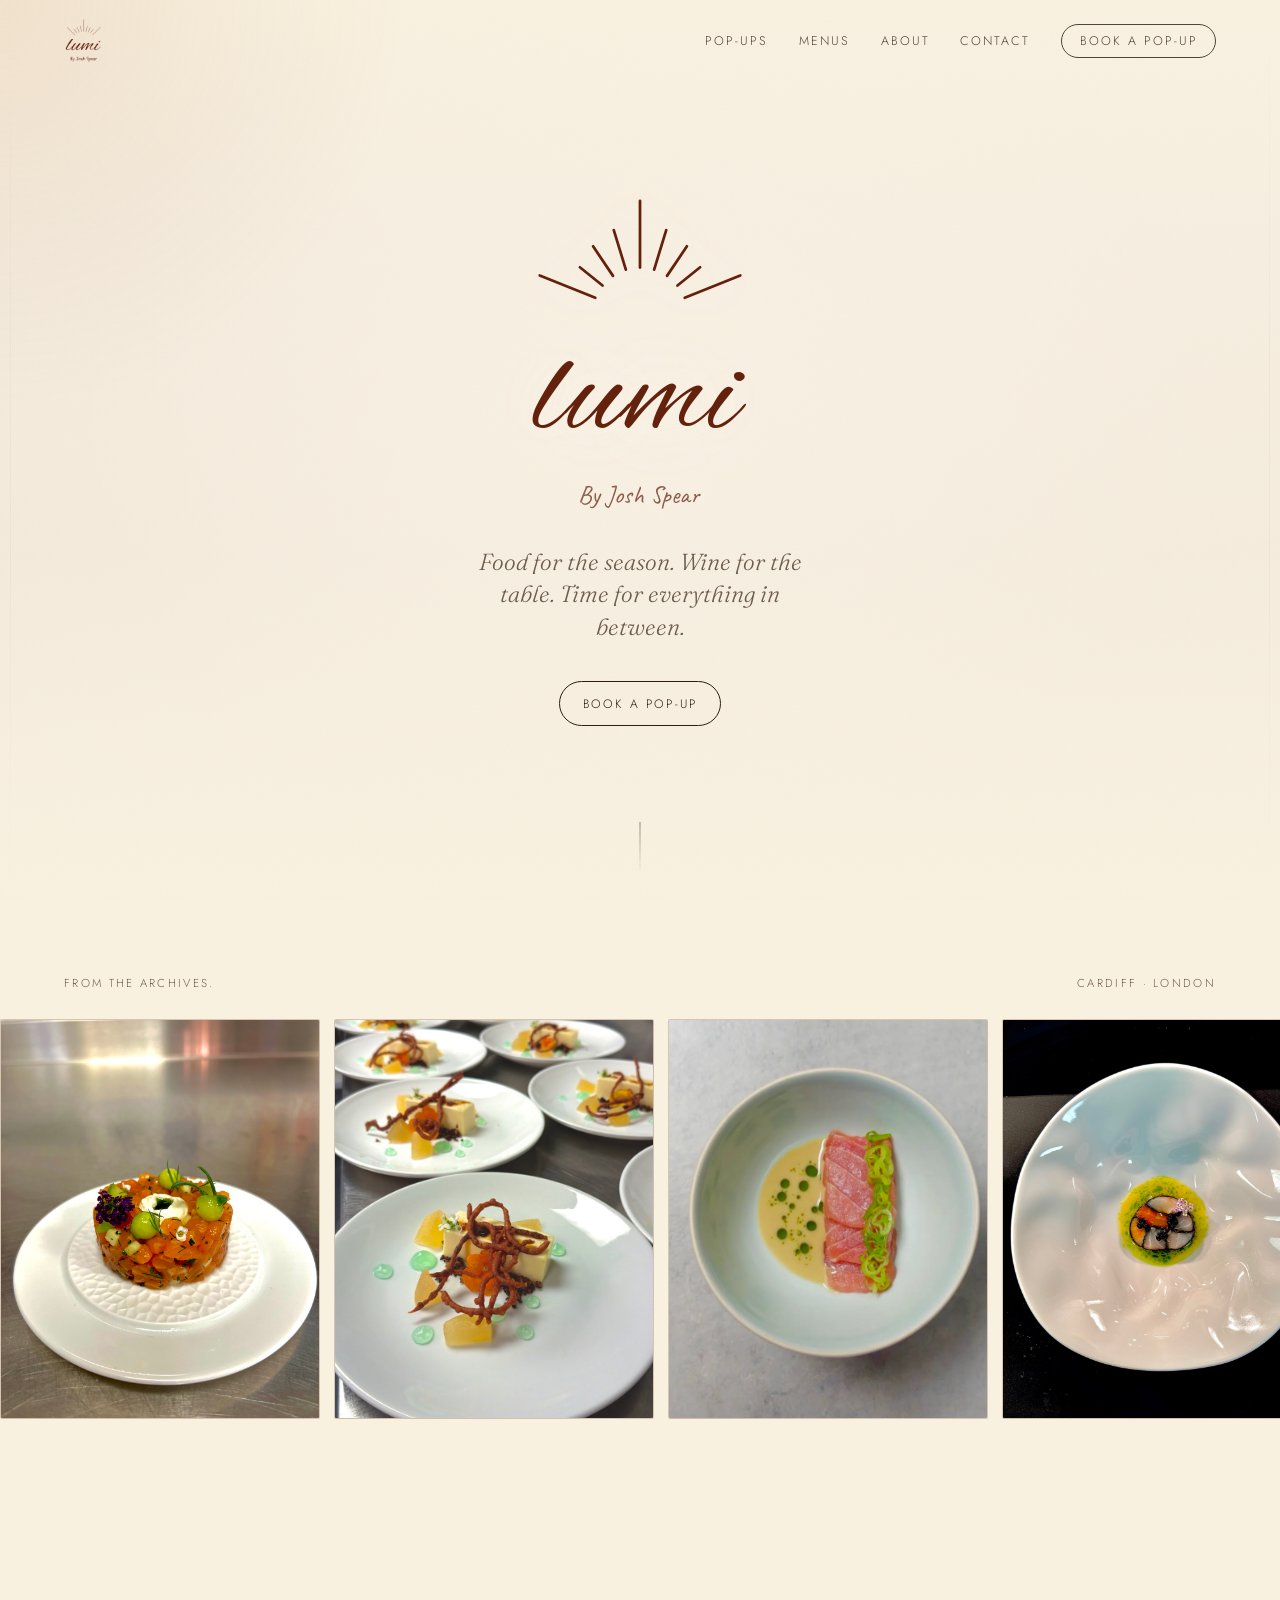
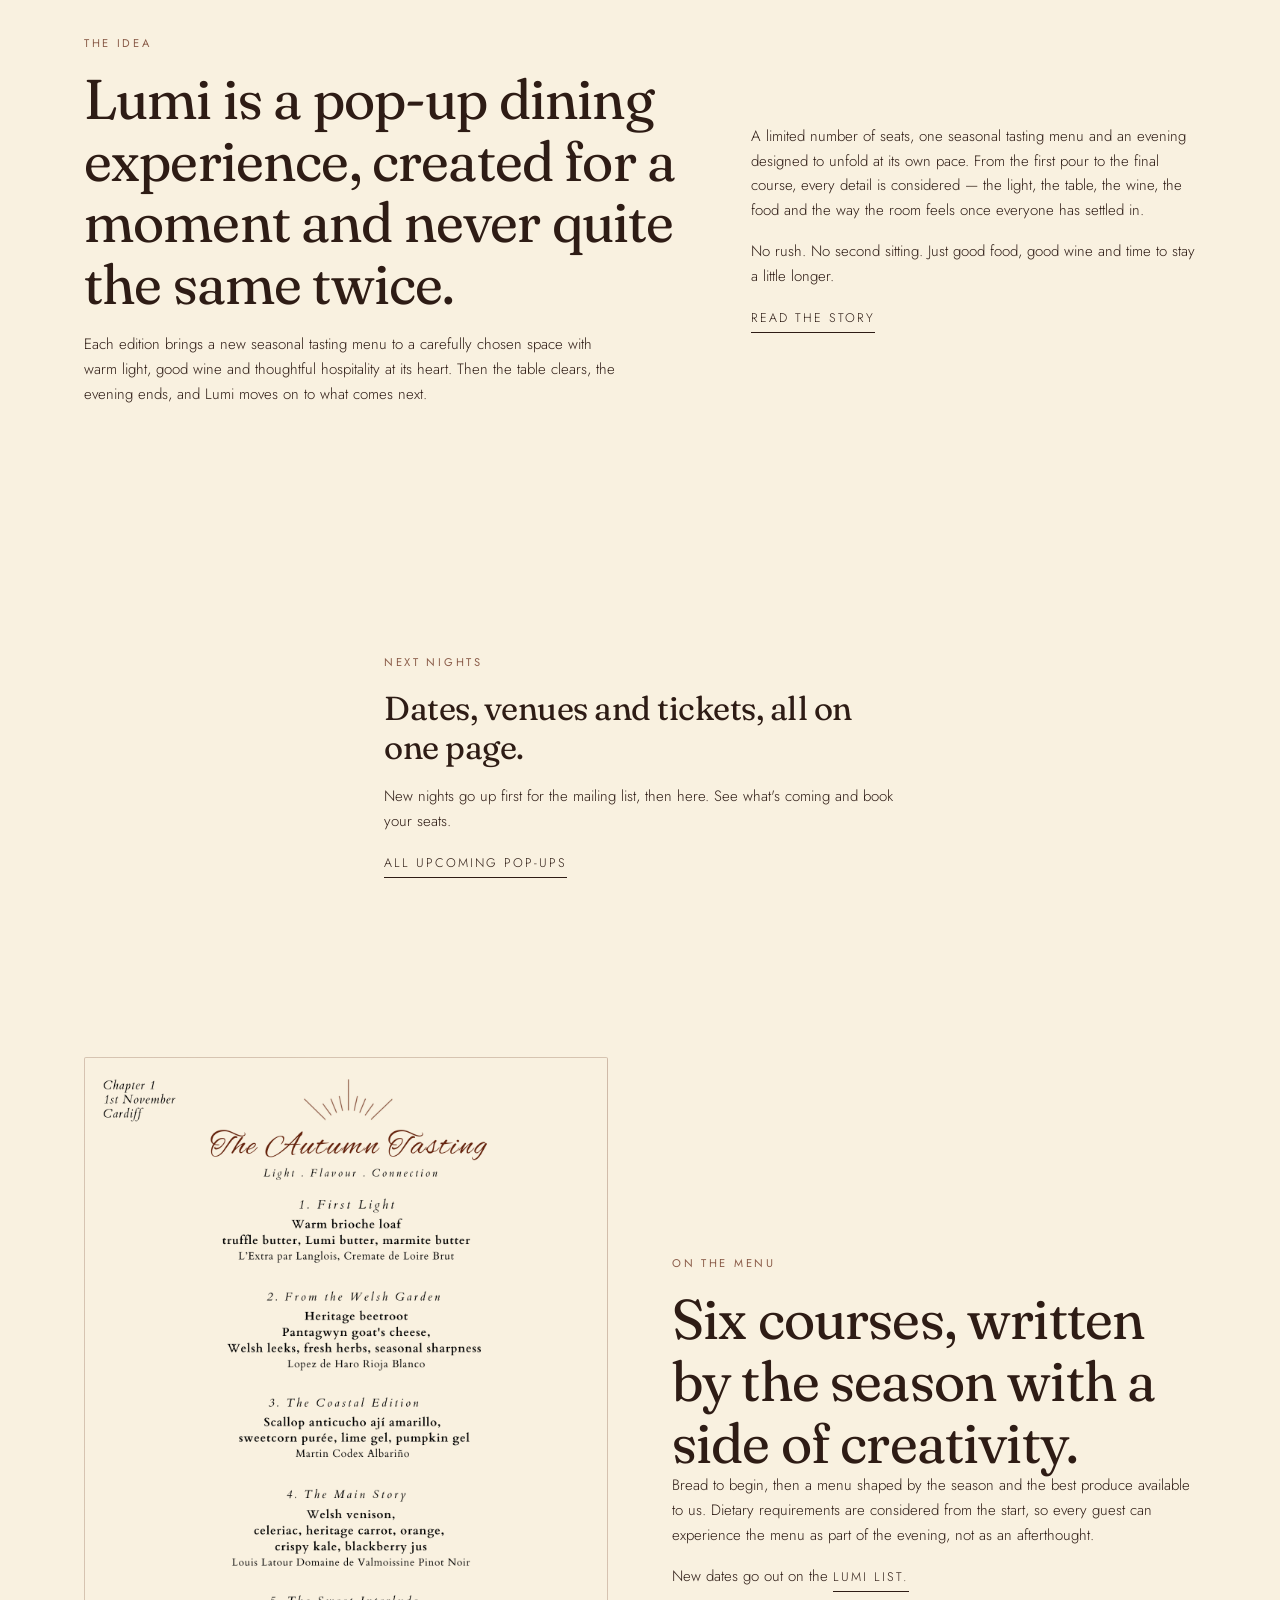
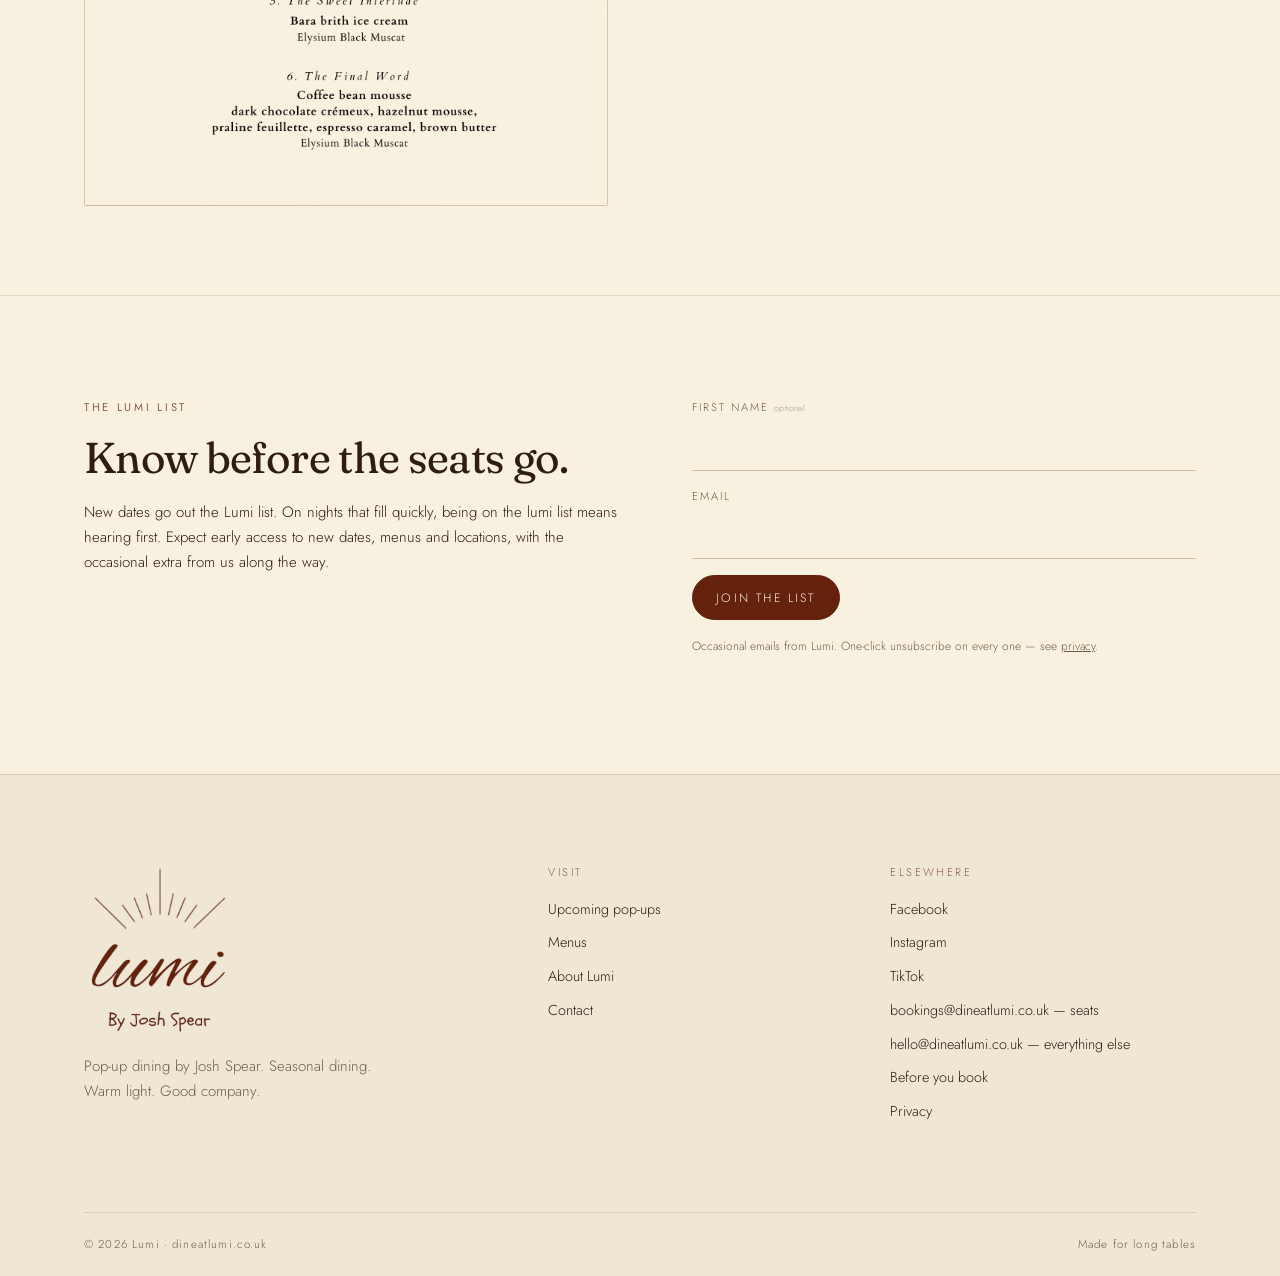
<file: index.html>
<!DOCTYPE html>
<html lang="en-GB">
<head>
<meta charset="utf-8">
<meta name="viewport" content="width=device-width, initial-scale=1">
<title>Lumi — pop-up dining by Josh Spear</title>
<meta name="description" content="Pop-up dining by chef Josh Spear. One sitting, one long table, six courses. Book a seat at the next Lumi night.">
<link rel="canonical" href="https://dineatlumi.co.uk/">
<meta property="og:type" content="website">
<meta property="og:site_name" content="Lumi">
<meta property="og:title" content="Lumi — pop-up dining by Josh Spear">
<meta property="og:description" content="Pop-up dining by chef Josh Spear. One sitting, one long table, six courses. Book a seat at the next Lumi night.">
<meta property="og:url" content="https://dineatlumi.co.uk/">
<meta property="og:image" content="https://dineatlumi.co.uk/assets/images/og-lumi.jpg">
<meta name="twitter:card" content="summary_large_image">
<meta name="theme-color" content="#F9F1E0">
<link rel="icon" href="assets/images/favicon.svg" type="image/svg+xml">
<link rel="preconnect" href="https://fonts.googleapis.com">
<link rel="preconnect" href="https://fonts.gstatic.com" crossorigin>
<link href="https://fonts.googleapis.com/css2?family=Caveat:wght@400;500&family=Fraunces:opsz,wght,SOFT,WONK@9..144,300..600,0..100,0..1&family=Jost:wght@300;400;500&family=Alex+Brush&display=swap" rel="stylesheet">
<link rel="stylesheet" href="assets/styles.css">
<script type="application/ld+json">{
  "@context":"https://schema.org","@type":"FoodEstablishment","@id":"https://dineatlumi.co.uk/#lumi",
  "name":"Lumi","alternateName":"Lumi by Josh Spear","url":"https://dineatlumi.co.uk",
  "description":"Pop-up dining by chef Josh Spear. One sitting, one long table, six courses.",
  "servesCuisine":"Modern British","priceRange":"££££","email":"hello@dineatlumi.co.uk",
  "contactPoint":[
    {"@type":"ContactPoint","contactType":"reservations","email":"bookings@dineatlumi.co.uk","areaServed":"GB","availableLanguage":"English"},
    {"@type":"ContactPoint","contactType":"customer service","email":"hello@dineatlumi.co.uk","areaServed":"GB","availableLanguage":"English"}
  ],
  "founder":{"@type":"Person","name":"Josh Spear","jobTitle":"Chef"},
  "areaServed":{"@type":"Place","name":"South West England"},
  "sameAs":["https://www.facebook.com/profile.php?id=61594381760475","https://instagram.com/dineatlumi","https://tiktok.com/@dineatlumi"]
}</script>
</head>
<body>
<div class="grain" aria-hidden="true"></div>
<div class="glow" id="glow" aria-hidden="true"></div>

<header class="head" id="head">
  <a class="brand" href="index.html"><img src="assets/images/lumi-cropped.png" alt="Lumi — by Josh Spear" width="424" height="500" decoding="async"></a>
  <button class="navbtn" id="navbtn" aria-expanded="false" aria-controls="nav" aria-label="Menu">
    <span></span><span></span><span></span>
  </button>
  <nav class="nav" id="nav">
    <a href="pop-ups.html">Pop-ups</a>
    <a href="menus.html">Menus</a>
    <a href="about.html">About</a>
    <a href="contact.html">Contact</a>
    <a href="pop-ups.html" class="btn btn--sm"><span>Book a pop-up</span></a>
  </nav>
</header>

<main id="main">


  <div class="hero">
    <div class="hero__media">
      <!-- REPLACE: hero video or still -->
      <div class="ph"></div>
    </div>
    <div class="hero__inner">
      <!-- SWAP: drop the real logo file in here when you have an SVG -->
      <div class="sun-wrap"><svg class="sun" viewBox="0 10 200 108" fill="none" aria-hidden="true"><g stroke="currentColor" stroke-width="2.4" stroke-linecap="round"><path d="M61.1 100.3L12.8 80.8"/><path d="M67.4 89.6L47.7 73.7"/><path d="M76.5 81.2L59.2 55.5"/><path d="M87.7 75.8L77.2 41.4"/><path d="M100.0 74.0L100.0 16.0"/><path d="M112.3 75.8L122.8 41.4"/><path d="M123.5 81.2L140.8 55.5"/><path d="M132.6 89.6L152.3 73.7"/><path d="M138.9 100.3L187.2 80.8"/></g></svg></div>
      <h1 class="mark">lumi</h1>
      <p class="byline">By Josh Spear</p>
      <p class="hero__sub">Food for the season. Wine for the table. Time for everything in between.</p>
      <div class="hero__cta"><a href="pop-ups.html" class="btn"><span>Book a pop-up</span></a></div>
    </div>
    <div class="scrollcue" aria-hidden="true"></div>
  </div>

  <!-- food strip -->
  <div class="strip">
    <div class="strip__head">
      <p>From the Archives.</p>
      <p class="dim">Cardiff · London</p>
    </div>
    <div class="track" id="track"></div>
  </div>

  <div class="band">
    <div class="wrap two two--wide rv">
      <div>
        <p class="eyebrow">The idea</p>
        <h2 class="h-lg">Lumi is a pop-up dining experience, created for a moment and never quite the same twice.</h2>
        <p class="p" style="margin-top:18px">Each edition brings a new seasonal tasting menu to a carefully chosen space with warm light, good wine and thoughtful hospitality at its heart. Then the table clears, the evening ends, and Lumi moves on to what comes next.</p>
      </div>
      <div>
        <p class="p">A limited number of seats, one seasonal tasting menu and an evening designed to unfold at its own pace. From the first pour to the final course, every detail is considered — the light, the table, the wine, the food and the way the room feels once everyone has settled in.</p>
        <p class="p">No rush. No second sitting. Just good food, good wine and time to stay a little longer.</p>
        <a href="about.html" class="link">Read the story</a>
      </div>
    </div>
  </div>

  <div class="band band--tight">
    <div class="wrap rv" style="max-width:640px">
      <p class="eyebrow">Next nights</p>
      <h2 class="h-md">Dates, venues and tickets, all on one page.</h2>
      <p class="p" style="margin-top:18px">New nights go up first for the mailing list, then here. See what's coming and book your seats.</p>
      <a href="pop-ups.html" class="link">All upcoming pop-ups</a>
    </div>
  </div>

  <div class="band band--tight">
    <div class="wrap two rv">
      <div class="ph r-7x10"><img src="assets/images/menu.png" alt="The Autumn Tasting — Lumi's six-course sample menu for Chapter 1, 1st November, Cardiff, with wine pairings for each course" width="1414" height="2000" loading="lazy" decoding="async"></div>
      <div>
        <p class="eyebrow">On the menu</p>
        <h2 class="h-lg">Six courses, written by the season with a side of creativity.</h2>
        <p class="p">Bread to begin, then a menu shaped by the season and the best produce available to us. Dietary requirements are considered from the start, so every guest can experience the menu as part of the evening, not as an afterthought.
        </p>
        <p class="p">New dates go out on the <a href="#signup" class="link">Lumi List.</a></p>
      </div>
    </div>
  </div>
</main>

<section class="signup" id="signup" aria-labelledby="signuptitle">
  <div class="wrap">
    <div class="signup__grid rv">
      <div>
        <p class="eyebrow">The Lumi list</p>
        <h2 class="h-md" id="signuptitle">Know before the seats go.</h2>
        <p class="p" style="margin-top:18px">New dates go out the Lumi list. On nights that fill quickly, being on the lumi list means hearing first. Expect early access to new dates, menus and locations, with the occasional extra from us along the way.</p>
      </div>
      <form class="form" id="mailform" method="post" target="_blank" novalidate>
        <div class="field">
          <label for="m-fname">First name <span class="opt">optional</span></label>
          <input id="m-fname" name="FNAME" type="text" autocomplete="given-name">
        </div>
        <div class="field">
          <label for="m-email">Email</label>
          <input id="m-email" name="EMAIL" type="email" autocomplete="email" required>
        </div>
        <!-- Mailchimp's bot trap. Real people never see it. Leave it alone. -->
        <div class="hp" aria-hidden="true"><input id="m-hp" type="text" name="" tabindex="-1" value="" autocomplete="off"></div>
        <div><button class="btn btn--solid" type="submit" name="subscribe"><span>Join the list</span></button></div>
        <p class="note">Occasional emails from Lumi. One-click unsubscribe on every one — see <a href="privacy.html">privacy</a>.</p>
        <p class="note" id="mailstatus" role="status"></p>
      </form>
    </div>
  </div>
</section>

<footer class="foot">
  <div class="wrap">
    <div class="foot__grid">
      <div>
        <img class="foot__mark" src="assets/images/lumi-cropped.png" alt="Lumi — by Josh Spear" width="424" height="500" loading="lazy" decoding="async">
        <p class="p" style="max-width:34ch; color:var(--muted)">Pop-up dining by Josh Spear. Seasonal dining. Warm light. Good company.</p>
      </div>
      <div>
        <p class="foot__t">Visit</p>
        <ul>
          <li><a href="pop-ups.html">Upcoming pop-ups</a></li>
          <li><a href="menus.html">Menus</a></li>
          <li><a href="about.html">About Lumi</a></li>
          <li><a href="contact.html">Contact</a></li>
          <!-- The pantry is not live yet. Uncomment the next line to put it back in the footer. -->
          <!-- <li><a href="pantry.html">The pantry — soon</a></li> -->
        </ul>
      </div>
      <div>
        <p class="foot__t">Elsewhere</p>
        <ul>
          <li><a href="https://www.facebook.com/profile.php?id=61594381760475" target="_blank" rel="noopener">Facebook</a></li>
          <li><a href="https://instagram.com/dineatlumi" target="_blank" rel="noopener">Instagram</a></li>
          <li><a href="https://tiktok.com/@dineatlumi" target="_blank" rel="noopener">TikTok</a></li>
          <li><a href="mailto:bookings@dineatlumi.co.uk">bookings@dineatlumi.co.uk</a> — seats</li>
          <li><a href="mailto:hello@dineatlumi.co.uk">hello@dineatlumi.co.uk</a> — everything else</li>
          <li><a href="booking-terms.html">Before you book</a></li>
          <li><a href="privacy.html">Privacy</a></li>
        </ul>
      </div>
    </div>
    <div class="foot__base">
      <span>© <span id="yr"></span> Lumi · dineatlumi.co.uk</span>
      <span>Made for long tables</span>
    </div>
  </div>
</footer>
<script src="assets/content.js"></script>
<script src="assets/site.js"></script>
</body>
</html>
</file>
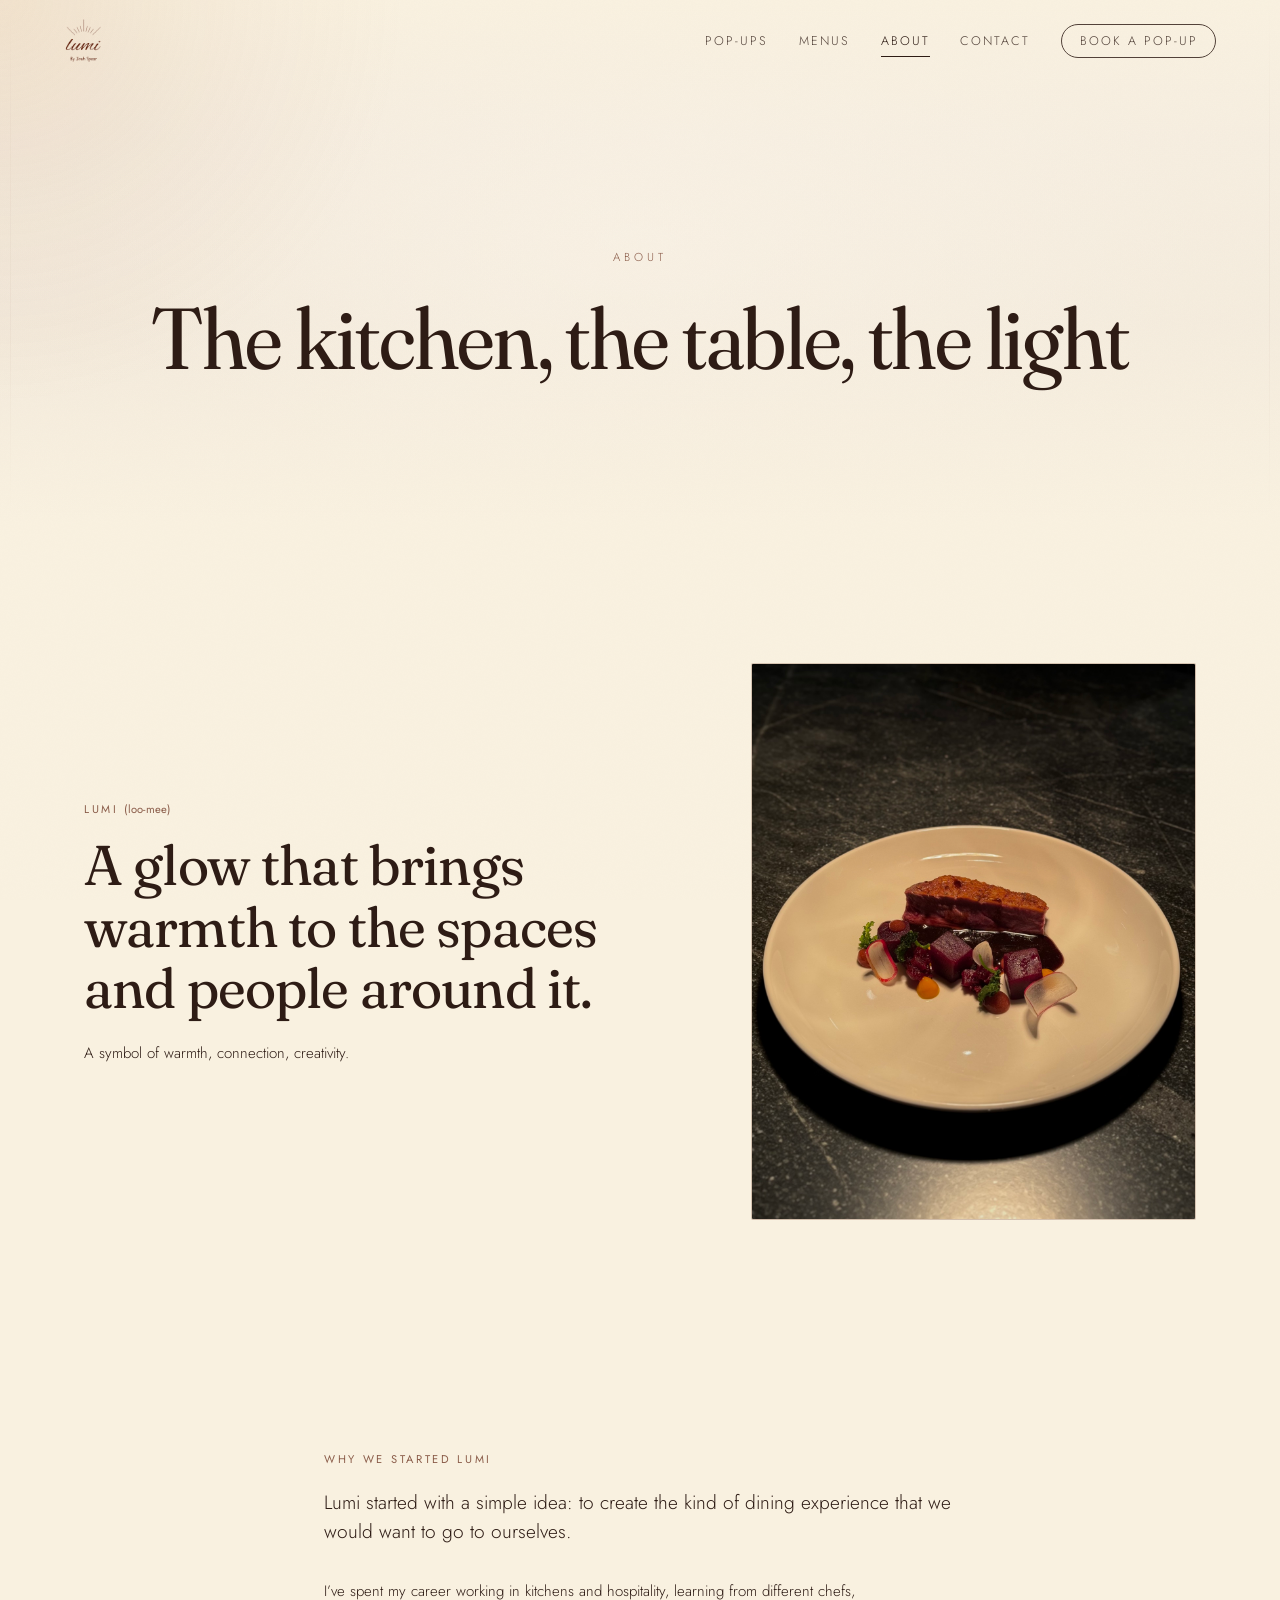
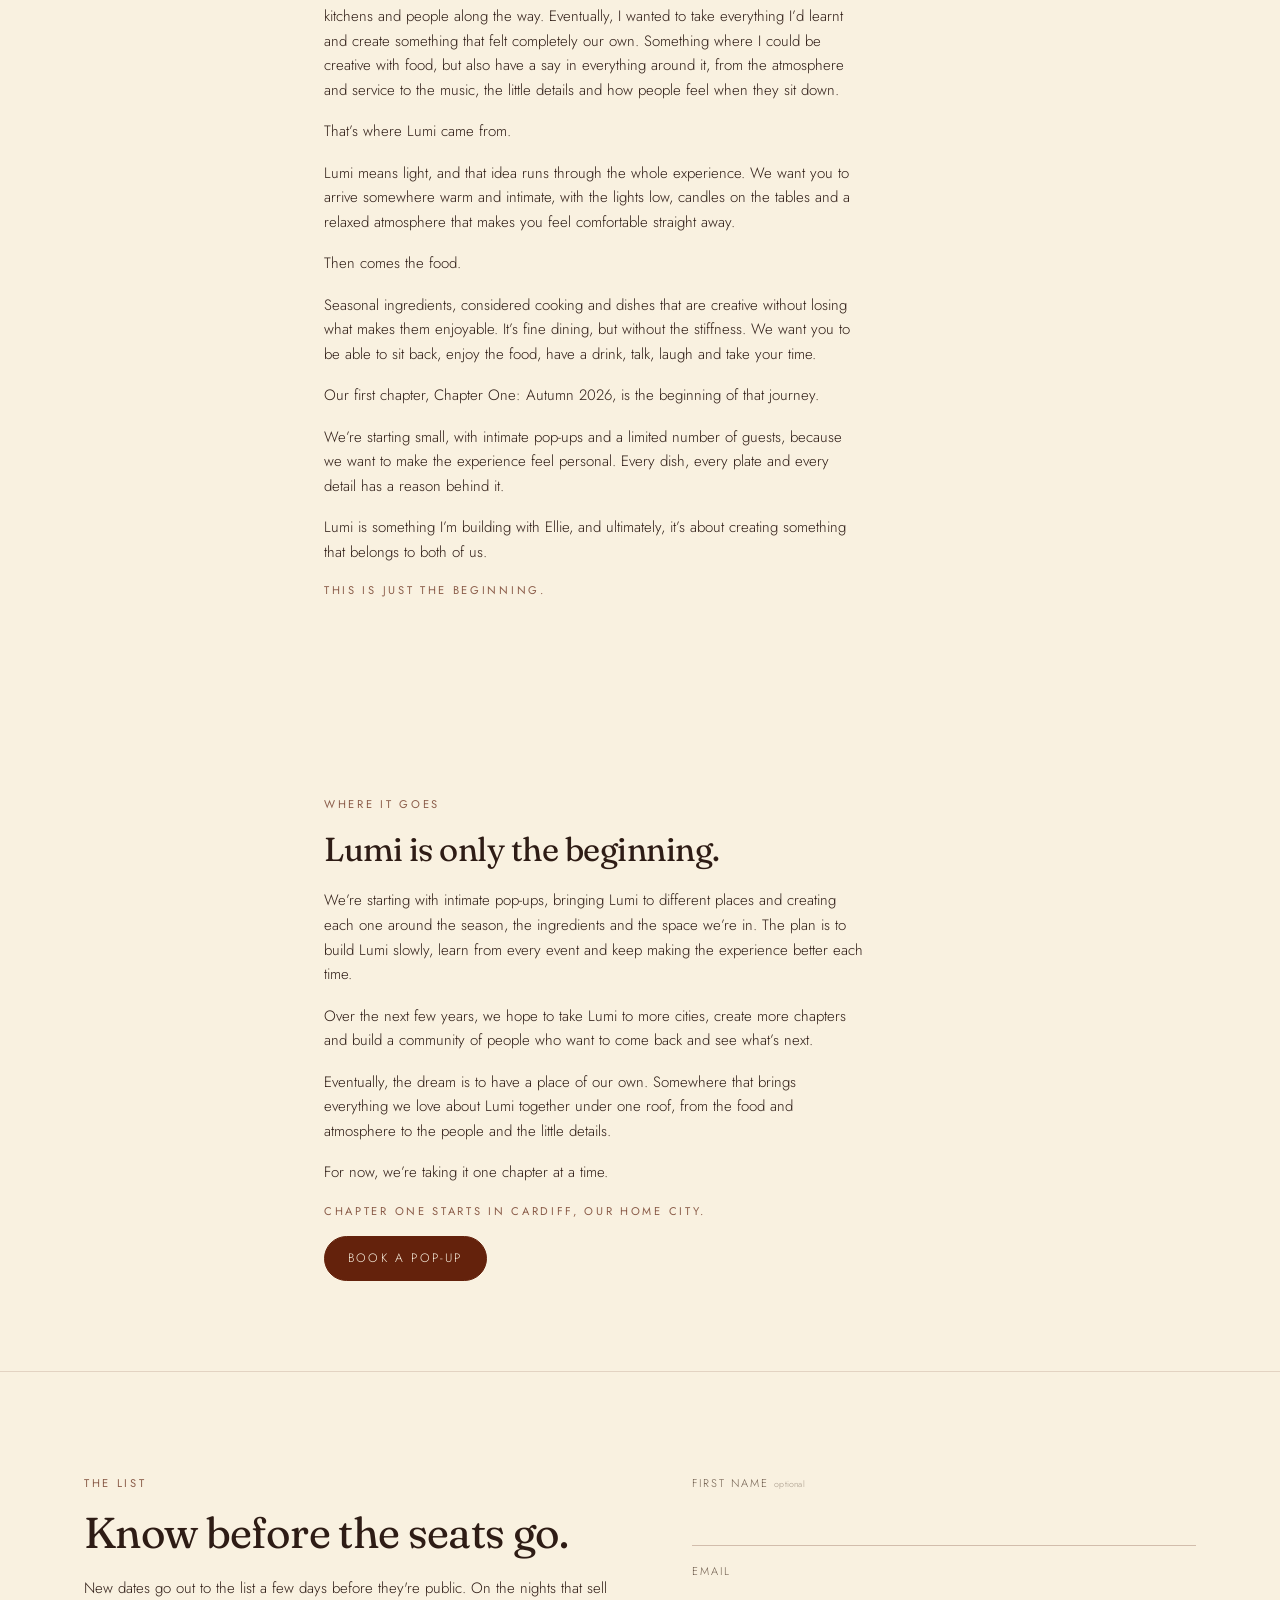
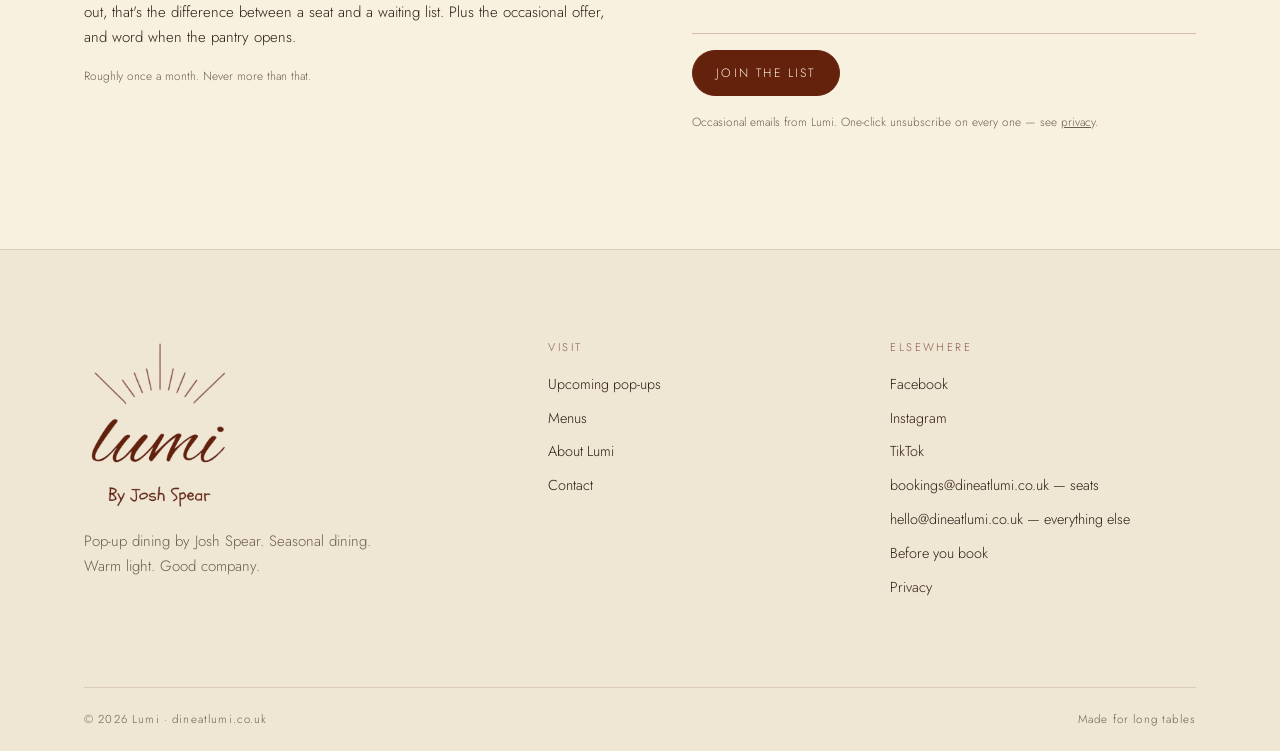
<file: about.html>
<!DOCTYPE html>
<html lang="en-GB">
<head>
<meta charset="utf-8">
<meta name="viewport" content="width=device-width, initial-scale=1">
<title>About Lumi — the story behind the pop-up | Lumi</title>
<meta name="description" content="Why chef Josh Spear started Lumi, what the name means, and where the pop-up dining experience is heading.">
<link rel="canonical" href="https://dineatlumi.co.uk/about.html">
<meta property="og:type" content="website">
<meta property="og:site_name" content="Lumi">
<meta property="og:title" content="About Lumi — the story behind the pop-up | Lumi">
<meta property="og:description" content="Why chef Josh Spear started Lumi, what the name means, and where the pop-up dining experience is heading.">
<meta property="og:url" content="https://dineatlumi.co.uk/about.html">
<meta property="og:image" content="https://dineatlumi.co.uk/assets/images/og-lumi.jpg">
<meta name="twitter:card" content="summary_large_image">
<meta name="theme-color" content="#F9F1E0">
<link rel="icon" href="assets/images/favicon.svg" type="image/svg+xml">
<link rel="preconnect" href="https://fonts.googleapis.com">
<link rel="preconnect" href="https://fonts.gstatic.com" crossorigin>
<link href="https://fonts.googleapis.com/css2?family=Caveat:wght@400;500&family=Fraunces:opsz,wght,SOFT,WONK@9..144,300..600,0..100,0..1&family=Jost:wght@300;400;500&family=Alex+Brush&display=swap" rel="stylesheet">
<link rel="stylesheet" href="assets/styles.css">
<script type="application/ld+json">{
  "@context":"https://schema.org","@type":"FoodEstablishment","@id":"https://dineatlumi.co.uk/#lumi",
  "name":"Lumi","alternateName":"Lumi by Josh Spear","url":"https://dineatlumi.co.uk",
  "description":"Pop-up dining by chef Josh Spear. One sitting, one long table, six courses.",
  "servesCuisine":"Modern British","priceRange":"££££","email":"hello@dineatlumi.co.uk",
  "contactPoint":[
    {"@type":"ContactPoint","contactType":"reservations","email":"bookings@dineatlumi.co.uk","areaServed":"GB","availableLanguage":"English"},
    {"@type":"ContactPoint","contactType":"customer service","email":"hello@dineatlumi.co.uk","areaServed":"GB","availableLanguage":"English"}
  ],
  "founder":{"@type":"Person","name":"Josh Spear","jobTitle":"Chef"},
  "areaServed":{"@type":"Place","name":"South West England"},
  "sameAs":["https://www.facebook.com/profile.php?id=61594381760475","https://instagram.com/dineatlumi","https://tiktok.com/@dineatlumi"]
}</script>
</head>
<body>
<div class="grain" aria-hidden="true"></div>
<div class="glow" id="glow" aria-hidden="true"></div>

<header class="head" id="head">
  <a class="brand" href="index.html"><img src="assets/images/lumi-cropped.png" alt="Lumi — by Josh Spear" width="424" height="500" decoding="async"></a>
  <button class="navbtn" id="navbtn" aria-expanded="false" aria-controls="nav" aria-label="Menu">
    <span></span><span></span><span></span>
  </button>
  <nav class="nav" id="nav">
    <a href="pop-ups.html">Pop-ups</a>
    <a href="menus.html">Menus</a>
    <a href="about.html">About</a>
    <a href="contact.html">Contact</a>
    <a href="pop-ups.html" class="btn btn--sm"><span>Book a pop-up</span></a>
  </nav>
</header>

<main id="main">

  <div class="hero hero--sub">
    <div class="hero__media">
      <div class="ph"></div>
    </div>
    <div class="hero__inner">
      <p class="hero__say">About</p>
      <h1 class="h-xl">The kitchen, the table, the light</h1>
    </div>
  </div>

  <div class="band">
    <div class="wrap two two--wide rv">
      <div>
        <p class="eyebrow">Lumi <span style="text-transform:none; letter-spacing:.02em">(loo-mee)</span></p>
        <h2 class="h-lg">A glow that brings warmth to the spaces and people around it.</h2>
        <p class="p" style="margin-top:22px">A symbol of warmth, connection, creativity.</p>
      </div>
      <div class="ph r-4x5">
        <img src="assets/images/duck.jpeg" alt="A plated dish of duck, beetroot and blackberry jus" width="3024" height="4032" loading="lazy" decoding="async">
      </div>
    </div>
  </div>

  <div class="band band--tight">
    <div class="wrap rv" style="max-width:760px">
      <p class="eyebrow">Why we started Lumi</p>
      <p class="lede" style="max-width:none; margin-bottom:32px">Lumi started with a simple idea: to create the kind of dining experience that we would want to go to ourselves.</p>
      <p class="p">I’ve spent my career working in kitchens and hospitality, learning from different chefs, kitchens and people along the way. Eventually, I wanted to take everything I’d learnt and create something that felt completely our own. Something where I could be creative with food, but also have a say in everything around it, from the atmosphere and service to the music, the little details and how people feel when they sit down.</p>
      <p class="p">That’s where Lumi came from.</p>
      <p class="p">Lumi means light, and that idea runs through the whole experience. We want you to arrive somewhere warm and intimate, with the lights low, candles on the tables and a relaxed atmosphere that makes you feel comfortable straight away.</p>
      <p class="p">Then comes the food.</p>
      <p class="p">Seasonal ingredients, considered cooking and dishes that are creative without losing what makes them enjoyable. It’s fine dining, but without the stiffness. We want you to be able to sit back, enjoy the food, have a drink, talk, laugh and take your time.</p>
      <p class="p">Our first chapter, Chapter One: Autumn 2026, is the beginning of that journey.</p>
      <p class="p">We’re starting small, with intimate pop-ups and a limited number of guests, because we want to make the experience feel personal. Every dish, every plate and every detail has a reason behind it.</p>
      <p class="p">Lumi is something I’m building with Ellie, and ultimately, it’s about creating something that belongs to both of us.</p>
      <p class="eyebrow">This is just the beginning.</p>
    </div>
  </div>

  <div class="band band--tight">
    <div class="wrap rv" style="max-width:760px">
      <p class="eyebrow">Where it goes</p>
      <h2 class="h-md">Lumi is only the beginning.</h2>
      <p class="p" style="margin-top:20px">We’re starting with intimate pop-ups, bringing Lumi to different places and creating each one around the season, the ingredients and the space we’re in. The plan is to build Lumi slowly, learn from every event and keep making the experience better each time.</p>
      <p class="p">Over the next few years, we hope to take Lumi to more cities, create more chapters and build a community of people who want to come back and see what’s next.</p>
      <p class="p">Eventually, the dream is to have a place of our own. Somewhere that brings everything we love about Lumi together under one roof, from the food and atmosphere to the people and the little details.</p>
      <p class="p">For now, we’re taking it one chapter at a time.</p>
      <p class="eyebrow">Chapter One starts in Cardiff, our home city.</p>
      <a href="pop-ups.html" class="btn btn--solid"><span>Book a pop-up</span></a>
    </div>
  </div>
</main>

<section class="signup" aria-labelledby="signuptitle">
  <div class="wrap">
    <div class="signup__grid rv">
      <div>
        <p class="eyebrow">The list</p>
        <h2 class="h-lg" id="signuptitle">Know before the seats go.</h2>
        <p class="p" style="margin-top:18px">New dates go out to the list a few days before they're public. On the nights that sell out, that's the difference between a seat and a waiting list. Plus the occasional offer, and word when the pantry opens.</p>
        <p class="note">Roughly once a month. Never more than that.</p>
      </div>
      <form class="form" id="mailform" method="post" target="_blank" novalidate>
        <div class="field">
          <label for="m-fname">First name <span class="opt">optional</span></label>
          <input id="m-fname" name="FNAME" type="text" autocomplete="given-name">
        </div>
        <div class="field">
          <label for="m-email">Email</label>
          <input id="m-email" name="EMAIL" type="email" autocomplete="email" required>
        </div>
        <!-- Mailchimp's bot trap. Real people never see it. Leave it alone. -->
        <div class="hp" aria-hidden="true"><input id="m-hp" type="text" name="" tabindex="-1" value="" autocomplete="off"></div>
        <div><button class="btn btn--solid" type="submit" name="subscribe"><span>Join the list</span></button></div>
        <p class="note">Occasional emails from Lumi. One-click unsubscribe on every one — see <a href="privacy.html">privacy</a>.</p>
        <p class="note" id="mailstatus" role="status"></p>
      </form>
    </div>
  </div>
</section>

<footer class="foot">
  <div class="wrap">
    <div class="foot__grid">
      <div>
        <img class="foot__mark" src="assets/images/lumi-cropped.png" alt="Lumi — by Josh Spear" width="424" height="500" loading="lazy" decoding="async">
        <p class="p" style="max-width:34ch; color:var(--muted)">Pop-up dining by Josh Spear. Seasonal dining. Warm light. Good company.</p>
      </div>
      <div>
        <p class="foot__t">Visit</p>
        <ul>
          <li><a href="pop-ups.html">Upcoming pop-ups</a></li>
          <li><a href="menus.html">Menus</a></li>
          <li><a href="about.html">About Lumi</a></li>
          <li><a href="contact.html">Contact</a></li>
          <!-- The pantry is not live yet. Uncomment the next line to put it back in the footer. -->
          <!-- <li><a href="pantry.html">The pantry — soon</a></li> -->
        </ul>
      </div>
      <div>
        <p class="foot__t">Elsewhere</p>
        <ul>
          <li><a href="https://www.facebook.com/profile.php?id=61594381760475" target="_blank" rel="noopener">Facebook</a></li>
          <li><a href="https://instagram.com/dineatlumi" target="_blank" rel="noopener">Instagram</a></li>
          <li><a href="https://tiktok.com/@dineatlumi" target="_blank" rel="noopener">TikTok</a></li>
          <li><a href="mailto:bookings@dineatlumi.co.uk">bookings@dineatlumi.co.uk</a> — seats</li>
          <li><a href="mailto:hello@dineatlumi.co.uk">hello@dineatlumi.co.uk</a> — everything else</li>
          <li><a href="booking-terms.html">Before you book</a></li>
          <li><a href="privacy.html">Privacy</a></li>
        </ul>
      </div>
    </div>
    <div class="foot__base">
      <span>© <span id="yr"></span> Lumi · dineatlumi.co.uk</span>
      <span>Made for long tables</span>
    </div>
  </div>
</footer>

<script src="assets/content.js"></script>
<script src="assets/site.js"></script>
</body>
</html>
</file>
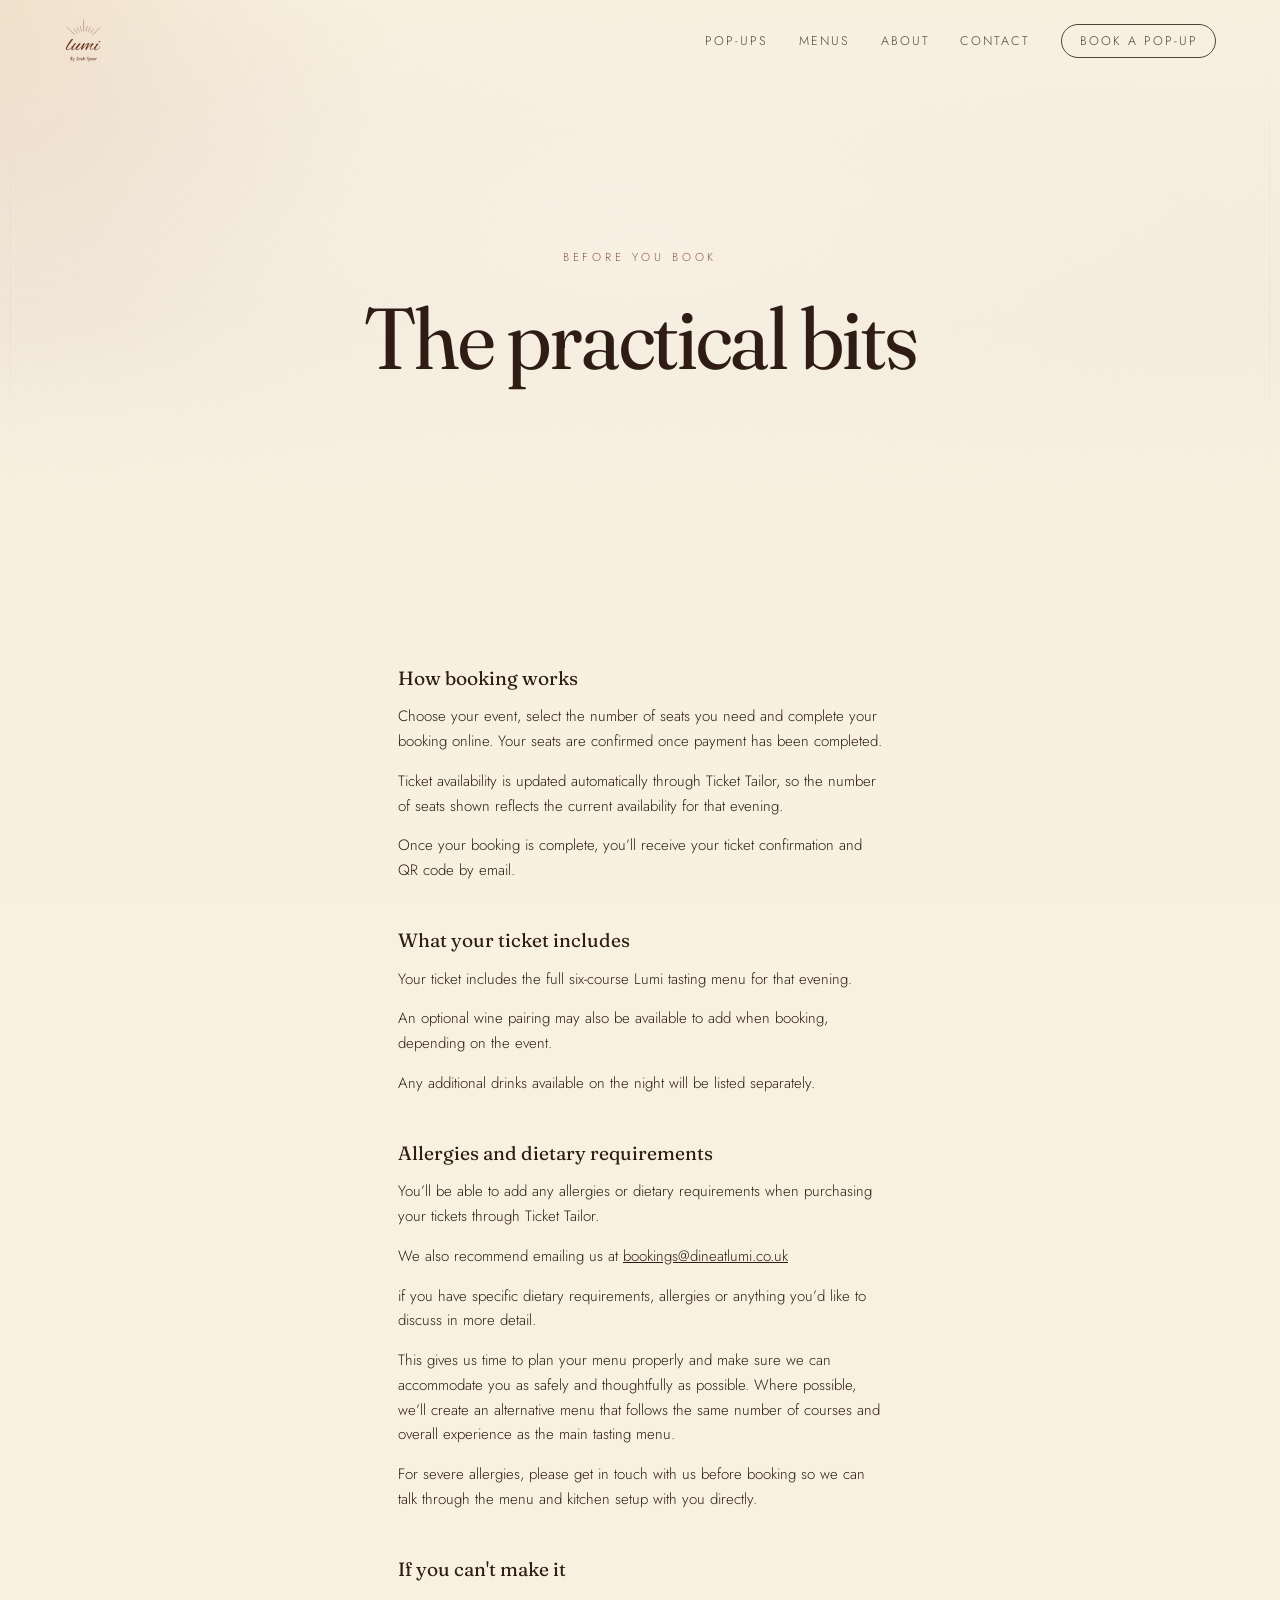
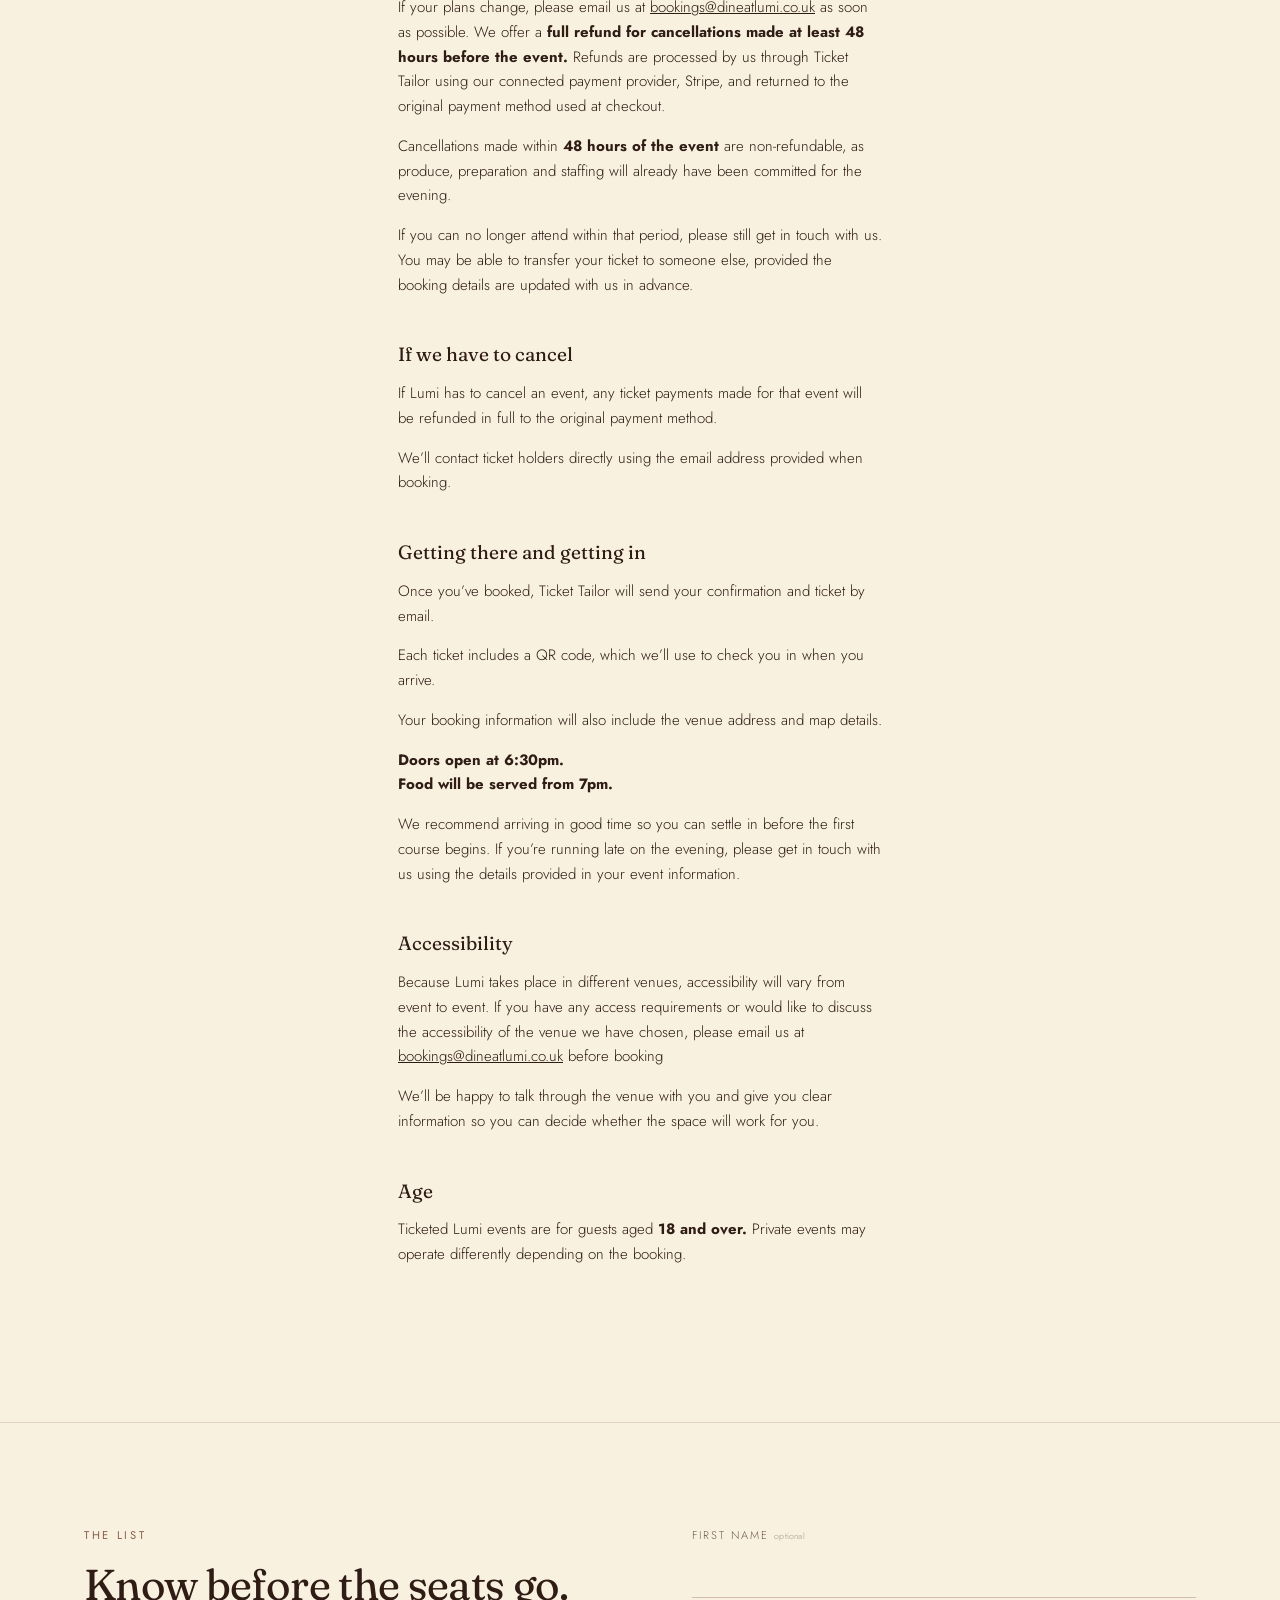
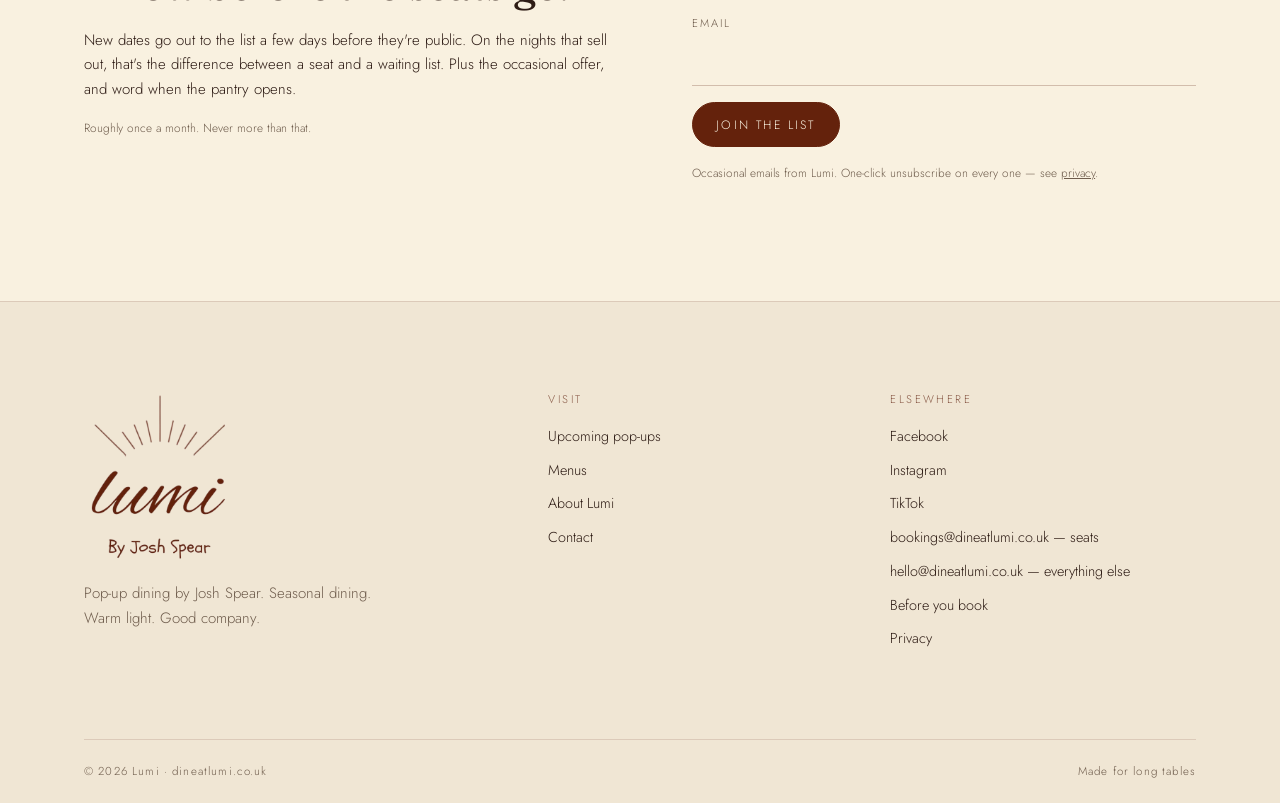
<file: booking-terms.html>
<!DOCTYPE html>
<html lang="en-GB">
<head>
<meta charset="utf-8">
<meta name="viewport" content="width=device-width, initial-scale=1">
<title>Before you book — diets, cancellations & access | Lumi</title>
<meta name="description" content="How booking a seat at Lumi works, what a seat includes, how dietary requirements are handled, cancellations and venue accessibility.">
<link rel="canonical" href="https://dineatlumi.co.uk/booking-terms.html">
<meta property="og:type" content="website">
<meta property="og:site_name" content="Lumi">
<meta property="og:title" content="Before you book — diets, cancellations & access | Lumi">
<meta property="og:description" content="How booking a seat at Lumi works, what a seat includes, how dietary requirements are handled, cancellations and venue accessibility.">
<meta property="og:url" content="https://dineatlumi.co.uk/booking-terms.html">
<meta property="og:image" content="https://dineatlumi.co.uk/assets/images/og-lumi.jpg">
<meta name="twitter:card" content="summary_large_image">
<meta name="theme-color" content="#F9F1E0">
<link rel="icon" href="assets/images/favicon.svg" type="image/svg+xml">
<link rel="preconnect" href="https://fonts.googleapis.com">
<link rel="preconnect" href="https://fonts.gstatic.com" crossorigin>
<link href="https://fonts.googleapis.com/css2?family=Caveat:wght@400;500&family=Fraunces:opsz,wght,SOFT,WONK@9..144,300..600,0..100,0..1&family=Jost:wght@300;400;500&family=Alex+Brush&display=swap" rel="stylesheet">
<link rel="stylesheet" href="assets/styles.css">
<script type="application/ld+json">{
  "@context":"https://schema.org","@type":"FoodEstablishment","@id":"https://dineatlumi.co.uk/#lumi",
  "name":"Lumi","alternateName":"Lumi by Josh Spear","url":"https://dineatlumi.co.uk",
  "description":"Pop-up dining by chef Josh Spear. One sitting, one long table, six courses.",
  "servesCuisine":"Modern British","priceRange":"££££","email":"hello@dineatlumi.co.uk",
  "contactPoint":[
    {"@type":"ContactPoint","contactType":"reservations","email":"bookings@dineatlumi.co.uk","areaServed":"GB","availableLanguage":"English"},
    {"@type":"ContactPoint","contactType":"customer service","email":"hello@dineatlumi.co.uk","areaServed":"GB","availableLanguage":"English"}
  ],
  "founder":{"@type":"Person","name":"Josh Spear","jobTitle":"Chef"},
  "areaServed":{"@type":"Place","name":"South West England"},
  "sameAs":["https://www.facebook.com/profile.php?id=61594381760475","https://instagram.com/dineatlumi","https://tiktok.com/@dineatlumi"]
}</script>
</head>
<body>
<div class="grain" aria-hidden="true"></div>
<div class="glow" id="glow" aria-hidden="true"></div>

<header class="head" id="head">
  <a class="brand" href="index.html"><img src="assets/images/lumi-cropped.png" alt="Lumi — by Josh Spear" width="424" height="500" decoding="async"></a>
  <button class="navbtn" id="navbtn" aria-expanded="false" aria-controls="nav" aria-label="Menu">
    <span></span><span></span><span></span>
  </button>
  <nav class="nav" id="nav">
    <a href="pop-ups.html">Pop-ups</a>
    <a href="menus.html">Menus</a>
    <a href="about.html">About</a>
    <a href="contact.html">Contact</a>
    <a href="pop-ups.html" class="btn btn--sm"><span>Book a pop-up</span></a>
  </nav>
</header>

<main id="main">

  <div class="hero hero--sub">
    <div class="hero__media">
      <div class="ph"></div>
    </div>
    <div class="hero__inner">
      <p class="hero__say">Before you book</p>
      <h1 class="h-xl">The practical bits</h1>
    </div>
  </div>

  <div class="band">
    <div class="wrap prose rv">
      <h3>How booking works</h3>
      <p>Choose your event, select the number of seats you need and complete your booking online. Your seats are confirmed once payment has been completed.</p>
      <p>Ticket availability is updated automatically through Ticket Tailor, so the number of seats shown reflects the current availability for that evening.</p>
      <p>Once your booking is complete, you’ll receive your ticket confirmation and QR code by email.</p>

      <h3>What your ticket includes</h3>
      <p>Your ticket includes the full six-course Lumi tasting menu for that evening.</p>
      <p>An optional wine pairing may also be available to add when booking, depending on the event.</p>
      <p>Any additional drinks available on the night will be listed separately.</p>

      <h3>Allergies and dietary requirements</h3>
      <p>You’ll be able to add any allergies or dietary requirements when purchasing your tickets through Ticket Tailor.</p>
      <p>We also recommend emailing us at <a href="mailto:bookings@dineatlumi.co.uk">bookings@dineatlumi.co.uk</a>
      <p> if you have specific dietary requirements, allergies or anything you’d like to discuss in more detail.</p>
      <p>This gives us time to plan your menu properly and make sure we can accommodate you as safely and thoughtfully as possible. Where possible, we’ll create an alternative menu that follows the same number of courses and overall experience as the main tasting menu.</p>
      <p>For severe allergies, please get in touch with us before booking so we can talk through the menu and kitchen setup with you directly.</p>

      <h3>If you can't make it</h3>
      <p>If your plans change, please email us at <a href="mailto:bookings@dineatlumi.co.uk">bookings@dineatlumi.co.uk</a> as soon as possible. We offer a <b>full refund for cancellations made at least 48 hours before the event.</b> Refunds are processed by us through Ticket Tailor using our connected payment provider, Stripe, and returned to the original payment method used at checkout.<p>Cancellations made within <b>48 hours of the event</b> are non-refundable, as produce, preparation and staffing will already have been committed for the evening.</p>
      <p>If you can no longer attend within that period, please still get in touch with us. You may be able to transfer your ticket to someone else, provided the booking details are updated with us in advance.</p>


      <h3>If we have to cancel</h3>
      <p>If Lumi has to cancel an event, any ticket payments made for that event will be refunded in full to the original payment method.</p><p>We’ll contact ticket holders directly using the email address provided when booking.</p>

      <h3>Getting there and getting in</h3>
      <p>Once you’ve booked, Ticket Tailor will send your confirmation and ticket by email.<p>Each ticket includes a QR code, which we’ll use to check you in when you arrive.</p><p>Your booking information will also include the venue address and map details.</p>
      <p><b>Doors open at 6:30pm.<br>Food will be served from 7pm.</b></p>
      <p>We recommend arriving in good time so you can settle in before the first course begins. If you’re running late on the evening, please get in touch with us using the details provided in your event information.</p>
      

      <h3>Accessibility</h3>
      <p>Because Lumi takes place in different venues, accessibility will vary from event to event. If you have any access requirements or would like to discuss the accessibility of the venue we have chosen, please email us at <a href="mailto:bookings@dineatlumi.co.uk">bookings@dineatlumi.co.uk</a> before booking</p>
      <p>We’ll be happy to talk through the venue with you and give you clear information so you can decide whether the space will work for you.</p>

      <h3>Age</h3>
      <p>Ticketed Lumi events are for guests aged <b>18 and over.</b> Private events may operate differently depending on the booking.</p>

      
    </div>
  </div>
</main>

<section class="signup" aria-labelledby="signuptitle">
  <div class="wrap">
    <div class="signup__grid rv">
      <div>
        <p class="eyebrow">The list</p>
        <h2 class="h-lg" id="signuptitle">Know before the seats go.</h2>
        <p class="p" style="margin-top:18px">New dates go out to the list a few days before they're public. On the nights that sell out, that's the difference between a seat and a waiting list. Plus the occasional offer, and word when the pantry opens.</p>
        <p class="note">Roughly once a month. Never more than that.</p>
      </div>
      <form class="form" id="mailform" method="post" target="_blank" novalidate>
        <div class="field">
          <label for="m-fname">First name <span class="opt">optional</span></label>
          <input id="m-fname" name="FNAME" type="text" autocomplete="given-name">
        </div>
        <div class="field">
          <label for="m-email">Email</label>
          <input id="m-email" name="EMAIL" type="email" autocomplete="email" required>
        </div>
        <!-- Mailchimp's bot trap. Real people never see it. Leave it alone. -->
        <div class="hp" aria-hidden="true"><input id="m-hp" type="text" name="" tabindex="-1" value="" autocomplete="off"></div>
        <div><button class="btn btn--solid" type="submit" name="subscribe"><span>Join the list</span></button></div>
        <p class="note">Occasional emails from Lumi. One-click unsubscribe on every one — see <a href="privacy.html">privacy</a>.</p>
        <p class="note" id="mailstatus" role="status"></p>
      </form>
    </div>
  </div>
</section>

<footer class="foot">
  <div class="wrap">
    <div class="foot__grid">
      <div>
        <img class="foot__mark" src="assets/images/lumi-cropped.png" alt="Lumi — by Josh Spear" width="424" height="500" loading="lazy" decoding="async">
        <p class="p" style="max-width:34ch; color:var(--muted)">Pop-up dining by Josh Spear. Seasonal dining. Warm light. Good company.</p>
      </div>
      <div>
        <p class="foot__t">Visit</p>
        <ul>
          <li><a href="pop-ups.html">Upcoming pop-ups</a></li>
          <li><a href="menus.html">Menus</a></li>
          <li><a href="about.html">About Lumi</a></li>
          <li><a href="contact.html">Contact</a></li>
          <!-- The pantry is not live yet. Uncomment the next line to put it back in the footer. -->
          <!-- <li><a href="pantry.html">The pantry — soon</a></li> -->
        </ul>
      </div>
      <div>
        <p class="foot__t">Elsewhere</p>
        <ul>
          <li><a href="https://www.facebook.com/profile.php?id=61594381760475" target="_blank" rel="noopener">Facebook</a></li>
          <li><a href="https://instagram.com/dineatlumi" target="_blank" rel="noopener">Instagram</a></li>
          <li><a href="https://tiktok.com/@dineatlumi" target="_blank" rel="noopener">TikTok</a></li>
          <li><a href="mailto:bookings@dineatlumi.co.uk">bookings@dineatlumi.co.uk</a> — seats</li>
          <li><a href="mailto:hello@dineatlumi.co.uk">hello@dineatlumi.co.uk</a> — everything else</li>
          <li><a href="booking-terms.html">Before you book</a></li>
          <li><a href="privacy.html">Privacy</a></li>
        </ul>
      </div>
    </div>
    <div class="foot__base">
      <span>© <span id="yr"></span> Lumi · dineatlumi.co.uk</span>
      <span>Made for long tables</span>
    </div>
  </div>
</footer>

<script src="assets/content.js"></script>
<script src="assets/site.js"></script>
</body>
</html>
</file>
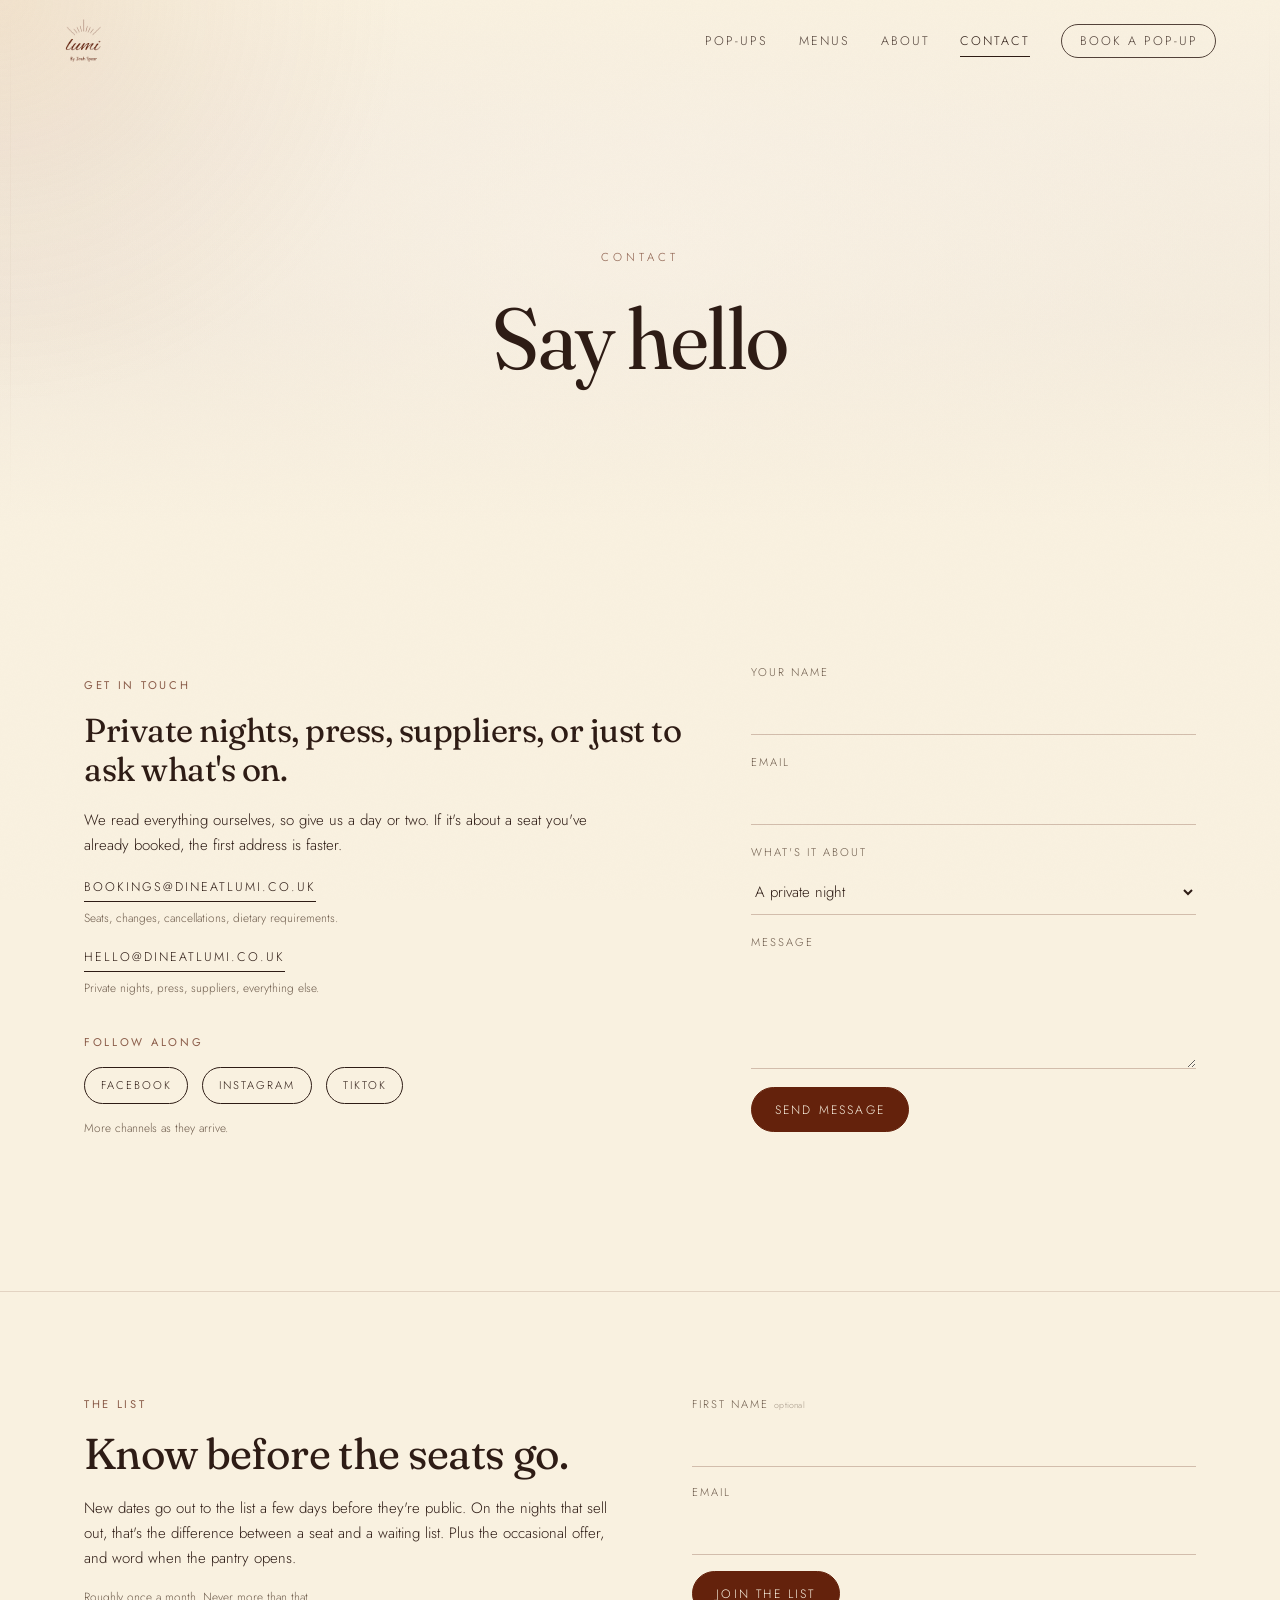
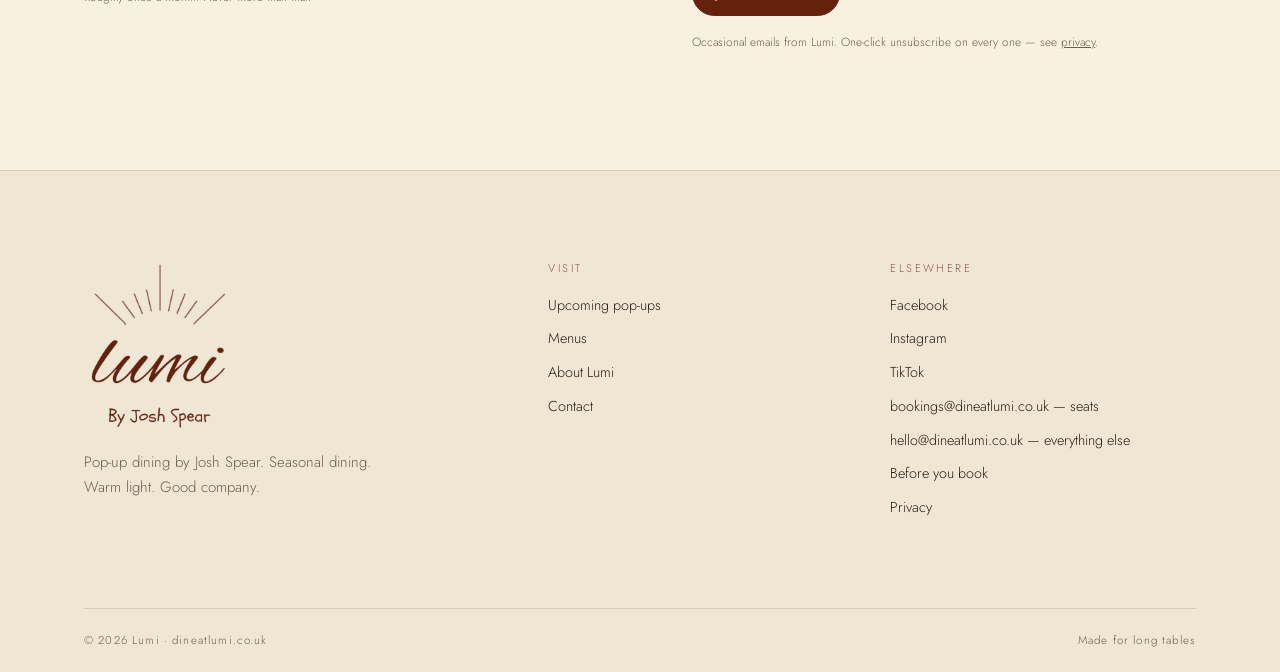
<file: contact.html>
<!DOCTYPE html>
<html lang="en-GB">
<head>
<meta charset="utf-8">
<meta name="viewport" content="width=device-width, initial-scale=1">
<title>Contact & private dining enquiries | Lumi</title>
<meta name="description" content="Get in touch about a private night, press, supplying Lumi, or a booking you have already made.">
<link rel="canonical" href="https://dineatlumi.co.uk/contact.html">
<meta property="og:type" content="website">
<meta property="og:site_name" content="Lumi">
<meta property="og:title" content="Contact & private dining enquiries | Lumi">
<meta property="og:description" content="Get in touch about a private night, press, supplying Lumi, or a booking you have already made.">
<meta property="og:url" content="https://dineatlumi.co.uk/contact.html">
<meta property="og:image" content="https://dineatlumi.co.uk/assets/images/og-lumi.jpg">
<meta name="twitter:card" content="summary_large_image">
<meta name="theme-color" content="#F9F1E0">
<link rel="icon" href="assets/images/favicon.svg" type="image/svg+xml">
<link rel="preconnect" href="https://fonts.googleapis.com">
<link rel="preconnect" href="https://fonts.gstatic.com" crossorigin>
<link href="https://fonts.googleapis.com/css2?family=Caveat:wght@400;500&family=Fraunces:opsz,wght,SOFT,WONK@9..144,300..600,0..100,0..1&family=Jost:wght@300;400;500&family=Alex+Brush&display=swap" rel="stylesheet">
<link rel="stylesheet" href="assets/styles.css">
<script type="application/ld+json">{
  "@context":"https://schema.org","@type":"FoodEstablishment","@id":"https://dineatlumi.co.uk/#lumi",
  "name":"Lumi","alternateName":"Lumi by Josh Spear","url":"https://dineatlumi.co.uk",
  "description":"Pop-up dining by chef Josh Spear. One sitting, one long table, six courses.",
  "servesCuisine":"Modern British","priceRange":"££££","email":"hello@dineatlumi.co.uk",
  "contactPoint":[
    {"@type":"ContactPoint","contactType":"reservations","email":"bookings@dineatlumi.co.uk","areaServed":"GB","availableLanguage":"English"},
    {"@type":"ContactPoint","contactType":"customer service","email":"hello@dineatlumi.co.uk","areaServed":"GB","availableLanguage":"English"}
  ],
  "founder":{"@type":"Person","name":"Josh Spear","jobTitle":"Chef"},
  "areaServed":{"@type":"Place","name":"South West England"},
  "sameAs":["https://www.facebook.com/profile.php?id=61594381760475","https://instagram.com/dineatlumi","https://tiktok.com/@dineatlumi"]
}</script>
</head>
<body>
<div class="grain" aria-hidden="true"></div>
<div class="glow" id="glow" aria-hidden="true"></div>

<header class="head" id="head">
  <a class="brand" href="index.html"><img src="assets/images/lumi-cropped.png" alt="Lumi — by Josh Spear" width="424" height="500" decoding="async"></a>
  <button class="navbtn" id="navbtn" aria-expanded="false" aria-controls="nav" aria-label="Menu">
    <span></span><span></span><span></span>
  </button>
  <nav class="nav" id="nav">
    <a href="pop-ups.html">Pop-ups</a>
    <a href="menus.html">Menus</a>
    <a href="about.html">About</a>
    <a href="contact.html">Contact</a>
    <a href="pop-ups.html" class="btn btn--sm"><span>Book a pop-up</span></a>
  </nav>
</header>

<main id="main">

  <div class="hero hero--sub">
    <div class="hero__media">
      <div class="ph"></div>
    </div>
    <div class="hero__inner">
      <p class="hero__say">Contact</p>
      <h1 class="h-xl">Say hello</h1>
    </div>
  </div>

  <div class="band">
    <div class="wrap two two--wide">
      <div class="rv">
        <p class="eyebrow">Get in touch</p>
        <h2 class="h-md">Private nights, press, suppliers, or just to ask what's on.</h2>
        <p class="p" style="margin-top:20px">We read everything ourselves, so give us a day or two. If it's about a seat you've already booked, the first address is faster.</p>
        <p class="p" style="margin-bottom:.4em"><a class="link" href="mailto:bookings@dineatlumi.co.uk">bookings@dineatlumi.co.uk</a></p>
        <p class="note" style="margin-bottom:1.4em">Seats, changes, cancellations, dietary requirements.</p>
        <p class="p" style="margin-bottom:.4em"><a class="link" href="mailto:hello@dineatlumi.co.uk">hello@dineatlumi.co.uk</a></p>
        <p class="note">Private nights, press, suppliers, everything else.</p>
        <p class="eyebrow" style="margin-top:36px">Follow along</p>
        <div class="socials">
          <a class="btn btn--sm" href="https://www.facebook.com/profile.php?id=61594381760475" target="_blank" rel="noopener"><span>Facebook</span></a>
          <a class="btn btn--sm" href="https://instagram.com/dineatlumi" target="_blank" rel="noopener"><span>Instagram</span></a>
          <a class="btn btn--sm" href="https://tiktok.com/@dineatlumi" target="_blank" rel="noopener"><span>TikTok</span></a>
        </div>
        <p class="note" style="margin-top:14px">More channels as they arrive.</p>
      </div>

      <form class="form rv" id="contactform" novalidate>
        <div class="field">
          <label for="c-name">Your name</label>
          <input id="c-name" name="name" type="text" autocomplete="name" required>
        </div>
        <div class="field">
          <label for="c-email">Email</label>
          <input id="c-email" name="email" type="email" autocomplete="email" required>
        </div>
        <div class="field">
          <label for="c-subject">What's it about</label>
          <!-- Reword these freely, with one catch: send.php looks for the word
               "booking" to decide whether a message goes to bookings@ or
               hello@. Drop that word from the second option and it starts
               going to hello@ instead. -->
          <select id="c-subject" name="subject">
            <option>A private night</option>
            <option>A booking I've made</option>
            <option>Press or collaboration</option>
            <option>Supplying Lumi</option>
            <option>Something else</option>
          </select>
        </div>
        <div class="field">
          <label for="c-msg">Message</label>
          <textarea id="c-msg" name="message"></textarea>
        </div>
        <!-- Bot trap. Real people never see it, and aria-hidden keeps it away
             from screen readers too — anything that arrives filled in is
             discarded, so a visitor who could reach it would lose their
             message without being told. Leave it alone. -->
        <div class="hp" aria-hidden="true"><input id="c-co" name="company" type="text" tabindex="-1" autocomplete="off"></div>
        <div><button class="btn btn--solid" type="submit"><span>Send message</span></button></div>
        <p class="note" id="contactstatus" role="status"></p>
      </form>
    </div>
  </div>
</main>

<section class="signup" aria-labelledby="signuptitle">
  <div class="wrap">
    <div class="signup__grid rv">
      <div>
        <p class="eyebrow">The list</p>
        <h2 class="h-lg" id="signuptitle">Know before the seats go.</h2>
        <p class="p" style="margin-top:18px">New dates go out to the list a few days before they're public. On the nights that sell out, that's the difference between a seat and a waiting list. Plus the occasional offer, and word when the pantry opens.</p>
        <p class="note">Roughly once a month. Never more than that.</p>
      </div>
      <form class="form" id="mailform" method="post" target="_blank" novalidate>
        <div class="field">
          <label for="m-fname">First name <span class="opt">optional</span></label>
          <input id="m-fname" name="FNAME" type="text" autocomplete="given-name">
        </div>
        <div class="field">
          <label for="m-email">Email</label>
          <input id="m-email" name="EMAIL" type="email" autocomplete="email" required>
        </div>
        <!-- Mailchimp's bot trap. Real people never see it. Leave it alone. -->
        <div class="hp" aria-hidden="true"><input id="m-hp" type="text" name="" tabindex="-1" value="" autocomplete="off"></div>
        <div><button class="btn btn--solid" type="submit" name="subscribe"><span>Join the list</span></button></div>
        <p class="note">Occasional emails from Lumi. One-click unsubscribe on every one — see <a href="privacy.html">privacy</a>.</p>
        <p class="note" id="mailstatus" role="status"></p>
      </form>
    </div>
  </div>
</section>

<footer class="foot">
  <div class="wrap">
    <div class="foot__grid">
      <div>
        <img class="foot__mark" src="assets/images/lumi-cropped.png" alt="Lumi — by Josh Spear" width="424" height="500" loading="lazy" decoding="async">
        <p class="p" style="max-width:34ch; color:var(--muted)">Pop-up dining by Josh Spear. Seasonal dining. Warm light. Good company.</p>
      </div>
      <div>
        <p class="foot__t">Visit</p>
        <ul>
          <li><a href="pop-ups.html">Upcoming pop-ups</a></li>
          <li><a href="menus.html">Menus</a></li>
          <li><a href="about.html">About Lumi</a></li>
          <li><a href="contact.html">Contact</a></li>
          <!-- The pantry is not live yet. Uncomment the next line to put it back in the footer. -->
          <!-- <li><a href="pantry.html">The pantry — soon</a></li> -->
        </ul>
      </div>
      <div>
        <p class="foot__t">Elsewhere</p>
        <ul>
          <li><a href="https://www.facebook.com/profile.php?id=61594381760475" target="_blank" rel="noopener">Facebook</a></li>
          <li><a href="https://instagram.com/dineatlumi" target="_blank" rel="noopener">Instagram</a></li>
          <li><a href="https://tiktok.com/@dineatlumi" target="_blank" rel="noopener">TikTok</a></li>
          <li><a href="mailto:bookings@dineatlumi.co.uk">bookings@dineatlumi.co.uk</a> — seats</li>
          <li><a href="mailto:hello@dineatlumi.co.uk">hello@dineatlumi.co.uk</a> — everything else</li>
          <li><a href="booking-terms.html">Before you book</a></li>
          <li><a href="privacy.html">Privacy</a></li>
        </ul>
      </div>
    </div>
    <div class="foot__base">
      <span>© <span id="yr"></span> Lumi · dineatlumi.co.uk</span>
      <span>Made for long tables</span>
    </div>
  </div>
</footer>

<script src="assets/content.js"></script>
<script src="assets/site.js"></script>
</body>
</html>
</file>
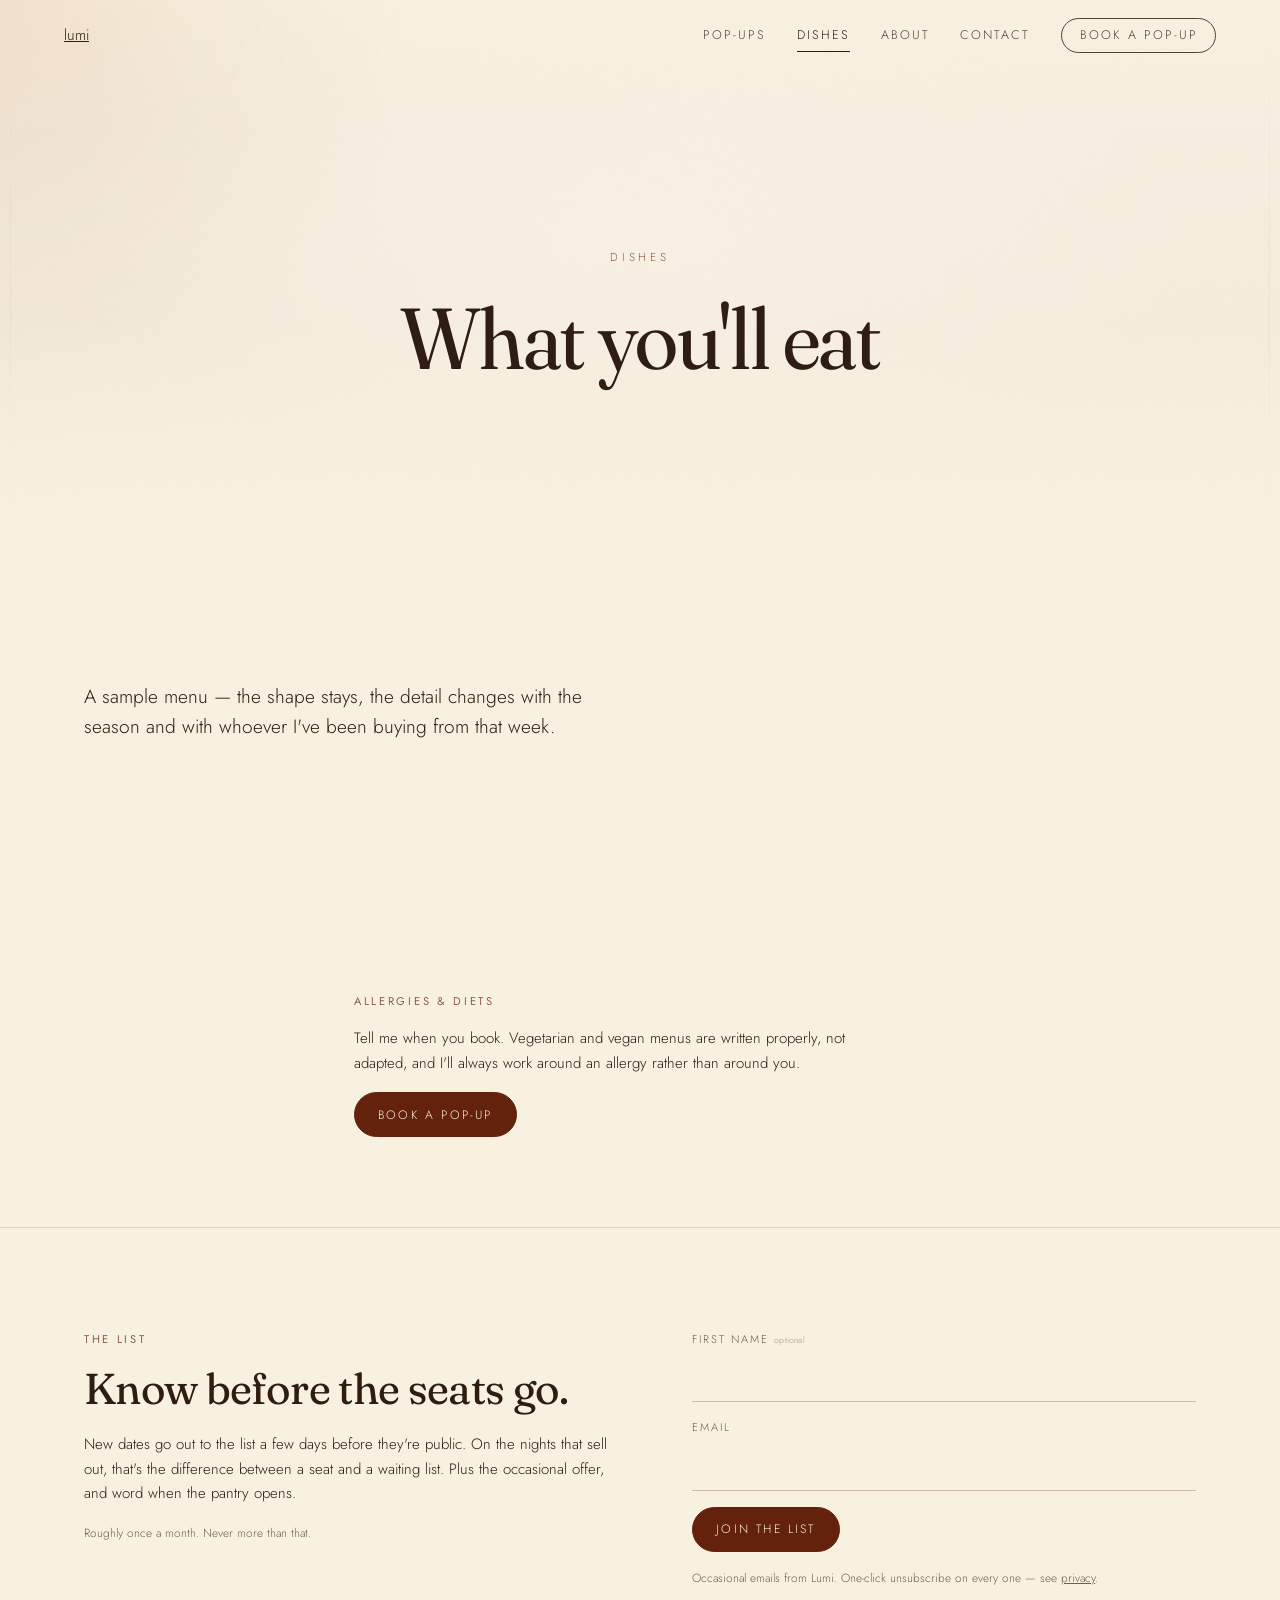
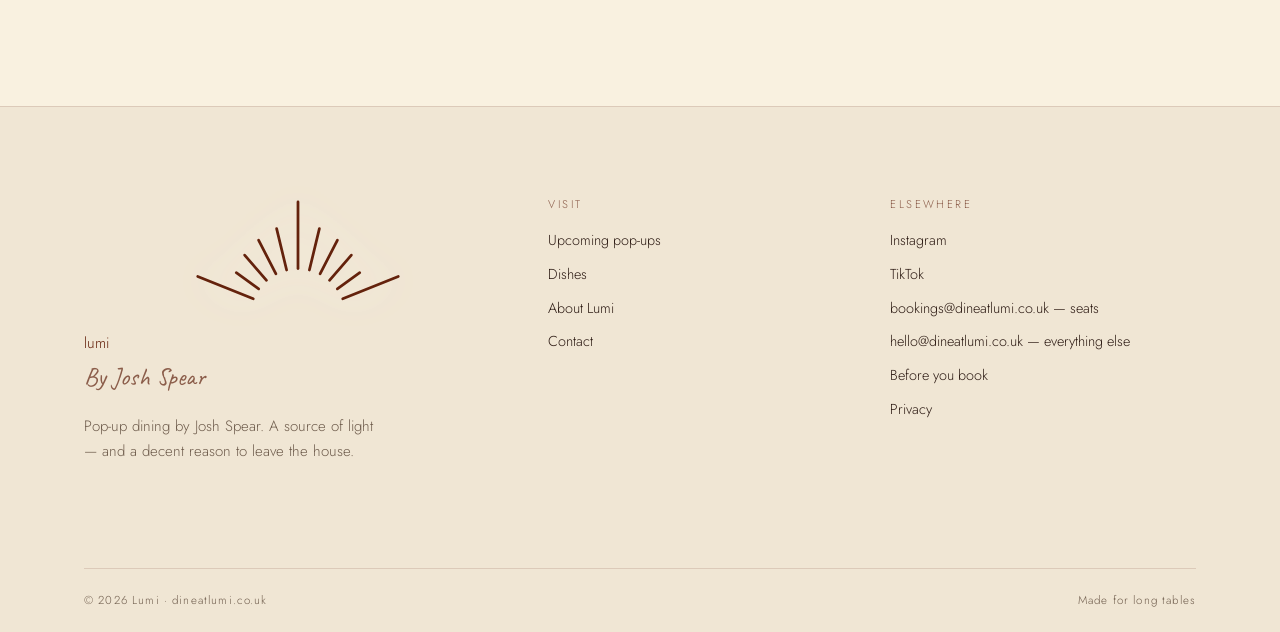
<file: dishes.html>
<!DOCTYPE html>
<html lang="en-GB">
<head>
<meta charset="utf-8">
<meta name="viewport" content="width=device-width, initial-scale=1">
<title>The dishes — a sample menu | Lumi</title>
<meta name="description" content="A sample five-course Lumi menu: bread, starters, mains and dessert, with the story behind each dish.">
<link rel="canonical" href="https://dineatlumi.co.uk/dishes.html">
<meta property="og:type" content="website">
<meta property="og:site_name" content="Lumi">
<meta property="og:title" content="The dishes — a sample menu | Lumi">
<meta property="og:description" content="A sample five-course Lumi menu: bread, starters, mains and dessert, with the story behind each dish.">
<meta property="og:url" content="https://dineatlumi.co.uk/dishes.html">
<meta property="og:image" content="https://dineatlumi.co.uk/assets/images/og-lumi.jpg">
<meta name="twitter:card" content="summary_large_image">
<meta name="theme-color" content="#FAF3E7">
<link rel="icon" href="assets/images/favicon.svg" type="image/svg+xml">
<link rel="preconnect" href="https://fonts.googleapis.com">
<link rel="preconnect" href="https://fonts.gstatic.com" crossorigin>
<link href="https://fonts.googleapis.com/css2?family=Caveat:wght@400;500&family=Fraunces:opsz,wght,SOFT,WONK@9..144,300..600,0..100,0..1&family=Jost:wght@300;400;500&family=Alex+Brush&display=swap" rel="stylesheet">
<link rel="stylesheet" href="assets/styles.css">
<script type="application/ld+json">{
  "@context":"https://schema.org","@type":"FoodEstablishment","@id":"https://dineatlumi.co.uk/#lumi",
  "name":"Lumi","alternateName":"Lumi by Josh Spear","url":"https://dineatlumi.co.uk",
  "description":"Pop-up dining by chef Josh Spear. One sitting, one long table, five courses.",
  "servesCuisine":"Modern British","priceRange":"££££","email":"hello@dineatlumi.co.uk",
  "contactPoint":[
    {"@type":"ContactPoint","contactType":"reservations","email":"bookings@dineatlumi.co.uk","areaServed":"GB","availableLanguage":"English"},
    {"@type":"ContactPoint","contactType":"customer service","email":"hello@dineatlumi.co.uk","areaServed":"GB","availableLanguage":"English"}
  ],
  "founder":{"@type":"Person","name":"Josh Spear","jobTitle":"Chef"},
  "areaServed":{"@type":"Place","name":"South West England"},
  "sameAs":["https://instagram.com/dineatlumi","https://tiktok.com/dineatlumi"]
}</script>
</head>
<body>
<div class="grain" aria-hidden="true"></div>
<div class="glow" id="glow" aria-hidden="true"></div>

<header class="head" id="head">
  <a class="brand" href="index.html">lumi</a>
  <button class="navbtn" id="navbtn" aria-expanded="false" aria-controls="nav" aria-label="Menu">
    <span></span><span></span><span></span>
  </button>
  <nav class="nav" id="nav">
    <a href="pop-ups.html">Pop-ups</a>
    <a href="dishes.html">Dishes</a>
    <a href="about.html">About</a>
    <a href="contact.html">Contact</a>
    <a href="pop-ups.html" class="btn btn--sm"><span>Book a pop-up</span></a>
  </nav>
</header>

<main id="main">

  <div class="hero hero--sub">
    <div class="hero__media">
      <div class="ph"></div>
    </div>
    <div class="hero__inner">
      <p class="hero__say">Dishes</p>
      <h1 class="h-xl">What you'll eat</h1>
    </div>
  </div>

  <div class="band">
    <div class="wrap">
      <p class="lede rv" style="margin-bottom:20px">A sample menu — the shape stays, the detail changes with the season and with whoever I've been buying from that week.</p>
      <div id="dishes"></div>
    </div>
  </div>

  <div class="band band--tight">
    <div class="wrap rv" style="max-width:700px">
      <p class="eyebrow">Allergies &amp; diets</p>
      <p class="p">Tell me when you book. Vegetarian and vegan menus are written properly, not adapted, and I'll always work around an allergy rather than around you.</p>
      <a href="pop-ups.html" class="btn btn--solid"><span>Book a pop-up</span></a>
    </div>
  </div>
</main>

<section class="signup" aria-labelledby="signuptitle">
  <div class="wrap">
    <div class="signup__grid rv">
      <div>
        <p class="eyebrow">The list</p>
        <h2 class="h-lg" id="signuptitle">Know before the seats go.</h2>
        <p class="p" style="margin-top:18px">New dates go out to the list a few days before they're public. On the nights that sell out, that's the difference between a seat and a waiting list. Plus the occasional offer, and word when the pantry opens.</p>
        <p class="note">Roughly once a month. Never more than that.</p>
      </div>
      <form class="form" id="mailform" method="post" target="_blank" novalidate>
        <div class="field">
          <label for="m-fname">First name <span class="opt">optional</span></label>
          <input id="m-fname" name="FNAME" type="text" autocomplete="given-name">
        </div>
        <div class="field">
          <label for="m-email">Email</label>
          <input id="m-email" name="EMAIL" type="email" autocomplete="email" required>
        </div>
        <!-- Mailchimp's bot trap. Real people never see it. Leave it alone. -->
        <div class="hp" aria-hidden="true"><input id="m-hp" type="text" name="" tabindex="-1" value="" autocomplete="off"></div>
        <div><button class="btn btn--solid" type="submit" name="subscribe"><span>Join the list</span></button></div>
        <p class="note">Occasional emails from Lumi. One-click unsubscribe on every one — see <a href="privacy.html">privacy</a>.</p>
        <p class="note" id="mailstatus" role="status"></p>
      </form>
    </div>
  </div>
</section>

<footer class="foot">
  <div class="wrap">
    <div class="foot__grid">
      <div>
        <div class="sun-wrap sun-wrap--foot"><svg class="sun sun--static" viewBox="0 10 200 108" fill="none" aria-hidden="true"><g stroke="currentColor" stroke-width="2.4" stroke-linecap="round"><path d="M61.1 100.3L12.8 80.8"/><path d="M65.8 91.6L46.3 77.6"/><path d="M72.6 84.2L53.6 62.3"/><path d="M80.8 78.6L65.7 49.3"/><path d="M90.1 75.2L81.4 39.2"/><path d="M100.0 74.0L100.0 16.0"/><path d="M109.9 75.2L118.6 39.2"/><path d="M119.2 78.6L134.3 49.3"/><path d="M127.4 84.2L146.4 62.3"/><path d="M134.2 91.6L153.7 77.6"/><path d="M138.9 100.3L187.2 80.8"/></g></svg></div>
        <p class="brand" style="margin:0; color:var(--russet)">lumi</p>
        <p class="byline" style="opacity:1; animation:none; margin:0 0 16px; color:var(--clay)">By Josh Spear</p>
        <p class="p" style="max-width:34ch; color:var(--muted)">Pop-up dining by Josh Spear. A source of light — and a decent reason to leave the house.</p>
      </div>
      <div>
        <p class="foot__t">Visit</p>
        <ul>
          <li><a href="pop-ups.html">Upcoming pop-ups</a></li>
          <li><a href="dishes.html">Dishes</a></li>
          <li><a href="about.html">About Lumi</a></li>
          <li><a href="contact.html">Contact</a></li>
          <!-- The pantry is not live yet. Uncomment the next line to put it back in the footer. -->
          <!-- <li><a href="pantry.html">The pantry — soon</a></li> -->
        </ul>
      </div>
      <div>
        <p class="foot__t">Elsewhere</p>
        <ul>
          <li><a href="https://instagram.com/dineatlumi" target="_blank" rel="noopener">Instagram</a></li>
          <li><a href="https://tiktok.com/dineatlumi" target="_blank" rel="noopener">TikTok</a></li>
          <li><a href="mailto:bookings@dineatlumi.co.uk">bookings@dineatlumi.co.uk</a> — seats</li>
          <li><a href="mailto:hello@dineatlumi.co.uk">hello@dineatlumi.co.uk</a> — everything else</li>
          <li><a href="booking-terms.html">Before you book</a></li>
          <li><a href="privacy.html">Privacy</a></li>
        </ul>
      </div>
    </div>
    <div class="foot__base">
      <span>© <span id="yr"></span> Lumi · dineatlumi.co.uk</span>
      <span>Made for long tables</span>
    </div>
  </div>
</footer>

<script src="assets/content.js"></script>
<script src="assets/site.js"></script>
</body>
</html>
</file>
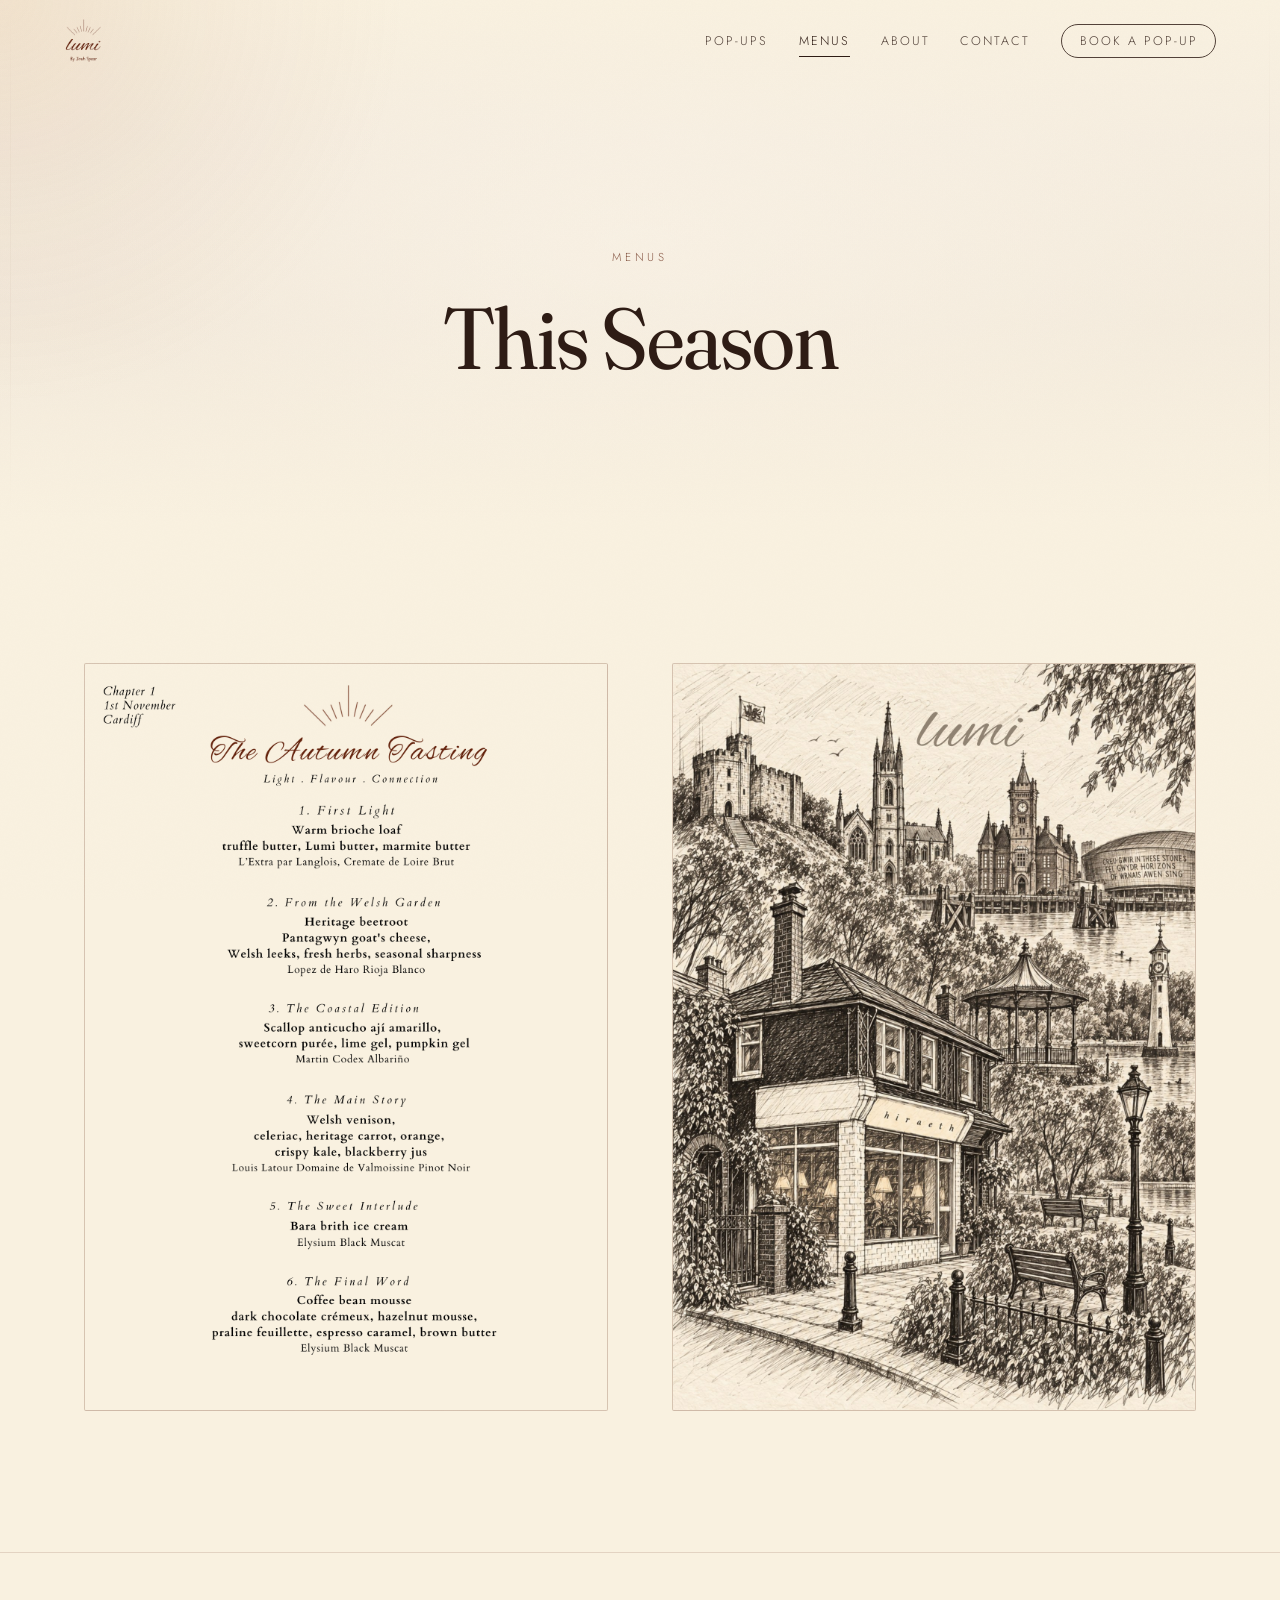
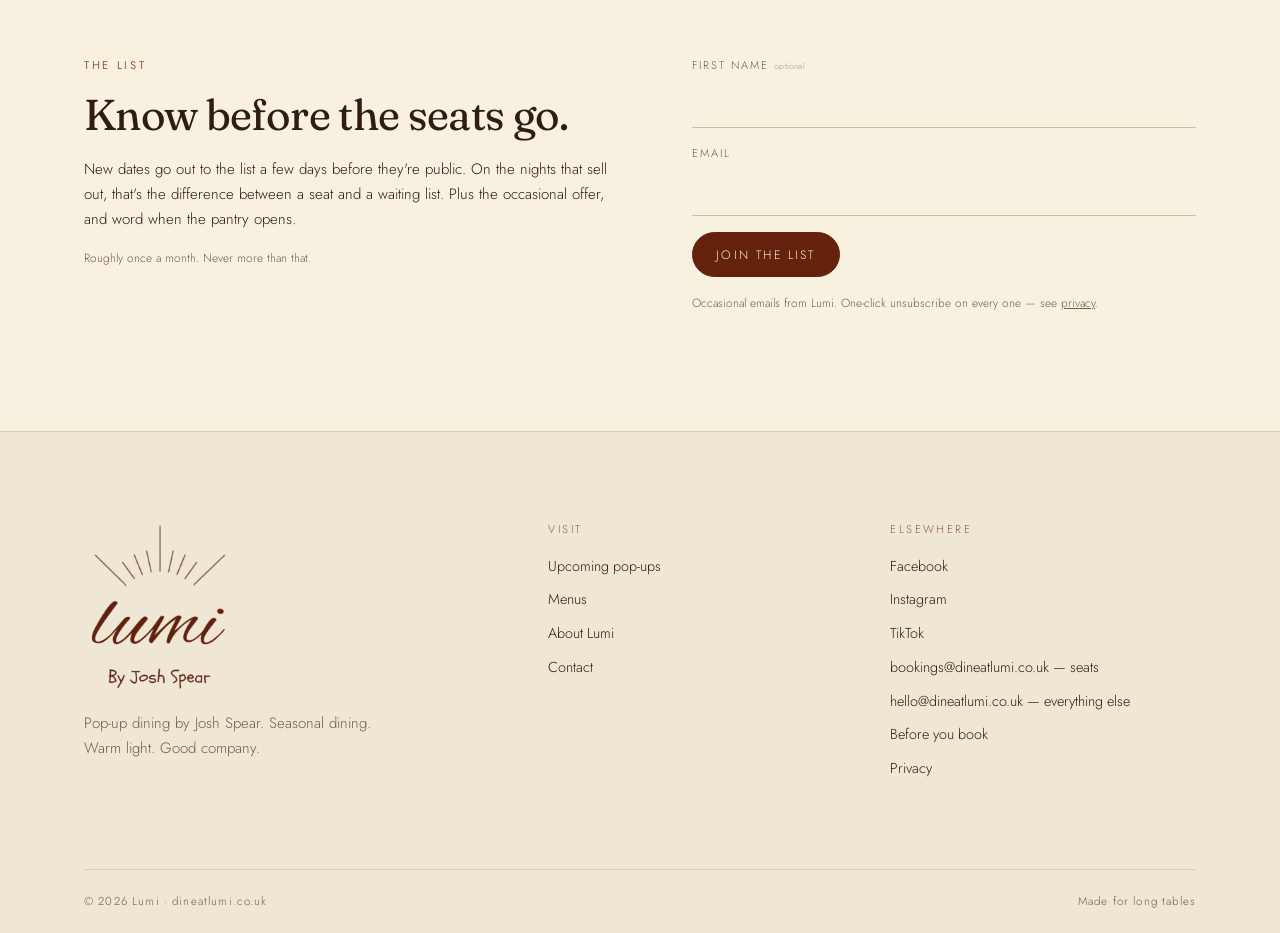
<file: menus.html>
<!DOCTYPE html>
<html lang="en-GB">
<head>
<meta charset="utf-8">
<meta name="viewport" content="width=device-width, initial-scale=1">
<title>Menus — a sample six-course tasting menu | Lumi</title>
<meta name="description" content="A sample six-course Lumi menu: bread, starters, mains and dessert, with the story behind each dish.">
<link rel="canonical" href="https://dineatlumi.co.uk/menus.html">
<meta property="og:type" content="website">
<meta property="og:site_name" content="Lumi">
<meta property="og:title" content="Menus — a sample six-course tasting menu | Lumi">
<meta property="og:description" content="A sample six-course Lumi menu: bread, starters, mains and dessert, with the story behind each dish.">
<meta property="og:url" content="https://dineatlumi.co.uk/menus.html">
<meta property="og:image" content="https://dineatlumi.co.uk/assets/images/og-lumi.jpg">
<meta name="twitter:card" content="summary_large_image">
<meta name="theme-color" content="#F9F1E0">
<link rel="icon" href="assets/images/favicon.svg" type="image/svg+xml">
<link rel="preconnect" href="https://fonts.googleapis.com">
<link rel="preconnect" href="https://fonts.gstatic.com" crossorigin>
<link href="https://fonts.googleapis.com/css2?family=Caveat:wght@400;500&family=Fraunces:opsz,wght,SOFT,WONK@9..144,300..600,0..100,0..1&family=Jost:wght@300;400;500&family=Alex+Brush&display=swap" rel="stylesheet">
<link rel="stylesheet" href="assets/styles.css">
<script type="application/ld+json">{
  "@context":"https://schema.org","@type":"FoodEstablishment","@id":"https://dineatlumi.co.uk/#lumi",
  "name":"Lumi","alternateName":"Lumi by Josh Spear","url":"https://dineatlumi.co.uk",
  "description":"Pop-up dining by chef Josh Spear. One sitting, one long table, six courses.",
  "servesCuisine":"Modern British","priceRange":"££££","email":"hello@dineatlumi.co.uk",
  "contactPoint":[
    {"@type":"ContactPoint","contactType":"reservations","email":"bookings@dineatlumi.co.uk","areaServed":"GB","availableLanguage":"English"},
    {"@type":"ContactPoint","contactType":"customer service","email":"hello@dineatlumi.co.uk","areaServed":"GB","availableLanguage":"English"}
  ],
  "founder":{"@type":"Person","name":"Josh Spear","jobTitle":"Chef"},
  "areaServed":{"@type":"Place","name":"South West England"},
  "sameAs":["https://www.facebook.com/profile.php?id=61594381760475","https://instagram.com/dineatlumi","https://tiktok.com/@dineatlumi"]
}</script>
</head>
<body>
<div class="grain" aria-hidden="true"></div>
<div class="glow" id="glow" aria-hidden="true"></div>

<header class="head" id="head">
  <a class="brand" href="index.html"><img src="assets/images/lumi-cropped.png" alt="Lumi — by Josh Spear" width="424" height="500" decoding="async"></a>
  <button class="navbtn" id="navbtn" aria-expanded="false" aria-controls="nav" aria-label="Menu">
    <span></span><span></span><span></span>
  </button>
  <nav class="nav" id="nav">
    <a href="pop-ups.html">Pop-ups</a>
    <a href="menus.html">Menus</a>
    <a href="about.html">About</a>
    <a href="contact.html">Contact</a>
    <a href="pop-ups.html" class="btn btn--sm"><span>Book a pop-up</span></a>
  </nav>
</header>

<main id="main">

  <div class="hero hero--sub">
    <div class="hero__media">
      <div class="ph"></div>
    </div>
    <div class="hero__inner">
      <p class="hero__say">Menus</p>
      <h1 class="h-xl">This Season</h1>
    </div>
  </div>

  <div class="band">
    <div class="wrap two rv">
      <button type="button" class="ph-zoom" aria-label="View this season's menu full screen">
        <div class="ph r-7x10"><img src="assets/images/menu.png" alt="The Autumn Tasting — Lumi's six-course sample menu for Chapter 1, 1st November, Cardiff, with wine pairings for each course" width="1414" height="2000" loading="lazy" decoding="async"></div>
      </button>
      <button type="button" class="ph-zoom" aria-label="View the Lumi Cardiff illustration full screen">
        <div class="ph r-7x10"><img src="assets/images/picture.jpg" alt="Pen-and-ink illustration of Cardiff — the castle, clock tower and bandstand by the water, with the Lumi wordmark in the sky" width="1414" height="2000" loading="lazy" decoding="async"></div>
      </button>
    </div>
  </div>

</main>

<section class="signup" aria-labelledby="signuptitle">
  <div class="wrap">
    <div class="signup__grid rv">
      <div>
        <p class="eyebrow">The list</p>
        <h2 class="h-lg" id="signuptitle">Know before the seats go.</h2>
        <p class="p" style="margin-top:18px">New dates go out to the list a few days before they're public. On the nights that sell out, that's the difference between a seat and a waiting list. Plus the occasional offer, and word when the pantry opens.</p>
        <p class="note">Roughly once a month. Never more than that.</p>
      </div>
      <form class="form" id="mailform" method="post" target="_blank" novalidate>
        <div class="field">
          <label for="m-fname">First name <span class="opt">optional</span></label>
          <input id="m-fname" name="FNAME" type="text" autocomplete="given-name">
        </div>
        <div class="field">
          <label for="m-email">Email</label>
          <input id="m-email" name="EMAIL" type="email" autocomplete="email" required>
        </div>
        <!-- Mailchimp's bot trap. Real people never see it. Leave it alone. -->
        <div class="hp" aria-hidden="true"><input id="m-hp" type="text" name="" tabindex="-1" value="" autocomplete="off"></div>
        <div><button class="btn btn--solid" type="submit" name="subscribe"><span>Join the list</span></button></div>
        <p class="note">Occasional emails from Lumi. One-click unsubscribe on every one — see <a href="privacy.html">privacy</a>.</p>
        <p class="note" id="mailstatus" role="status"></p>
      </form>
    </div>
  </div>
</section>

<footer class="foot">
  <div class="wrap">
    <div class="foot__grid">
      <div>
        <img class="foot__mark" src="assets/images/lumi-cropped.png" alt="Lumi — by Josh Spear" width="424" height="500" loading="lazy" decoding="async">
        <p class="p" style="max-width:34ch; color:var(--muted)">Pop-up dining by Josh Spear. Seasonal dining. Warm light. Good company.</p>
      </div>
      <div>
        <p class="foot__t">Visit</p>
        <ul>
          <li><a href="pop-ups.html">Upcoming pop-ups</a></li>
          <li><a href="menus.html">Menus</a></li>
          <li><a href="about.html">About Lumi</a></li>
          <li><a href="contact.html">Contact</a></li>
          <!-- The pantry is not live yet. Uncomment the next line to put it back in the footer. -->
          <!-- <li><a href="pantry.html">The pantry — soon</a></li> -->
        </ul>
      </div>
      <div>
        <p class="foot__t">Elsewhere</p>
        <ul>
          <li><a href="https://www.facebook.com/profile.php?id=61594381760475" target="_blank" rel="noopener">Facebook</a></li>
          <li><a href="https://instagram.com/dineatlumi" target="_blank" rel="noopener">Instagram</a></li>
          <li><a href="https://tiktok.com/@dineatlumi" target="_blank" rel="noopener">TikTok</a></li>
          <li><a href="mailto:bookings@dineatlumi.co.uk">bookings@dineatlumi.co.uk</a> — seats</li>
          <li><a href="mailto:hello@dineatlumi.co.uk">hello@dineatlumi.co.uk</a> — everything else</li>
          <li><a href="booking-terms.html">Before you book</a></li>
          <li><a href="privacy.html">Privacy</a></li>
        </ul>
      </div>
    </div>
    <div class="foot__base">
      <span>© <span id="yr"></span> Lumi · dineatlumi.co.uk</span>
      <span>Made for long tables</span>
    </div>
  </div>
</footer>

<div class="lightbox" id="lightbox" role="dialog" aria-modal="true" aria-label="Full-screen image">
  <div class="lightbox__veil" data-lightbox-close></div>
  <button type="button" class="lightbox__x" data-lightbox-close aria-label="Close">&times;</button>
  <div class="lightbox__body" id="lightboxbody"></div>
</div>

<script src="assets/content.js"></script>
<script src="assets/site.js"></script>
</body>
</html>
</file>
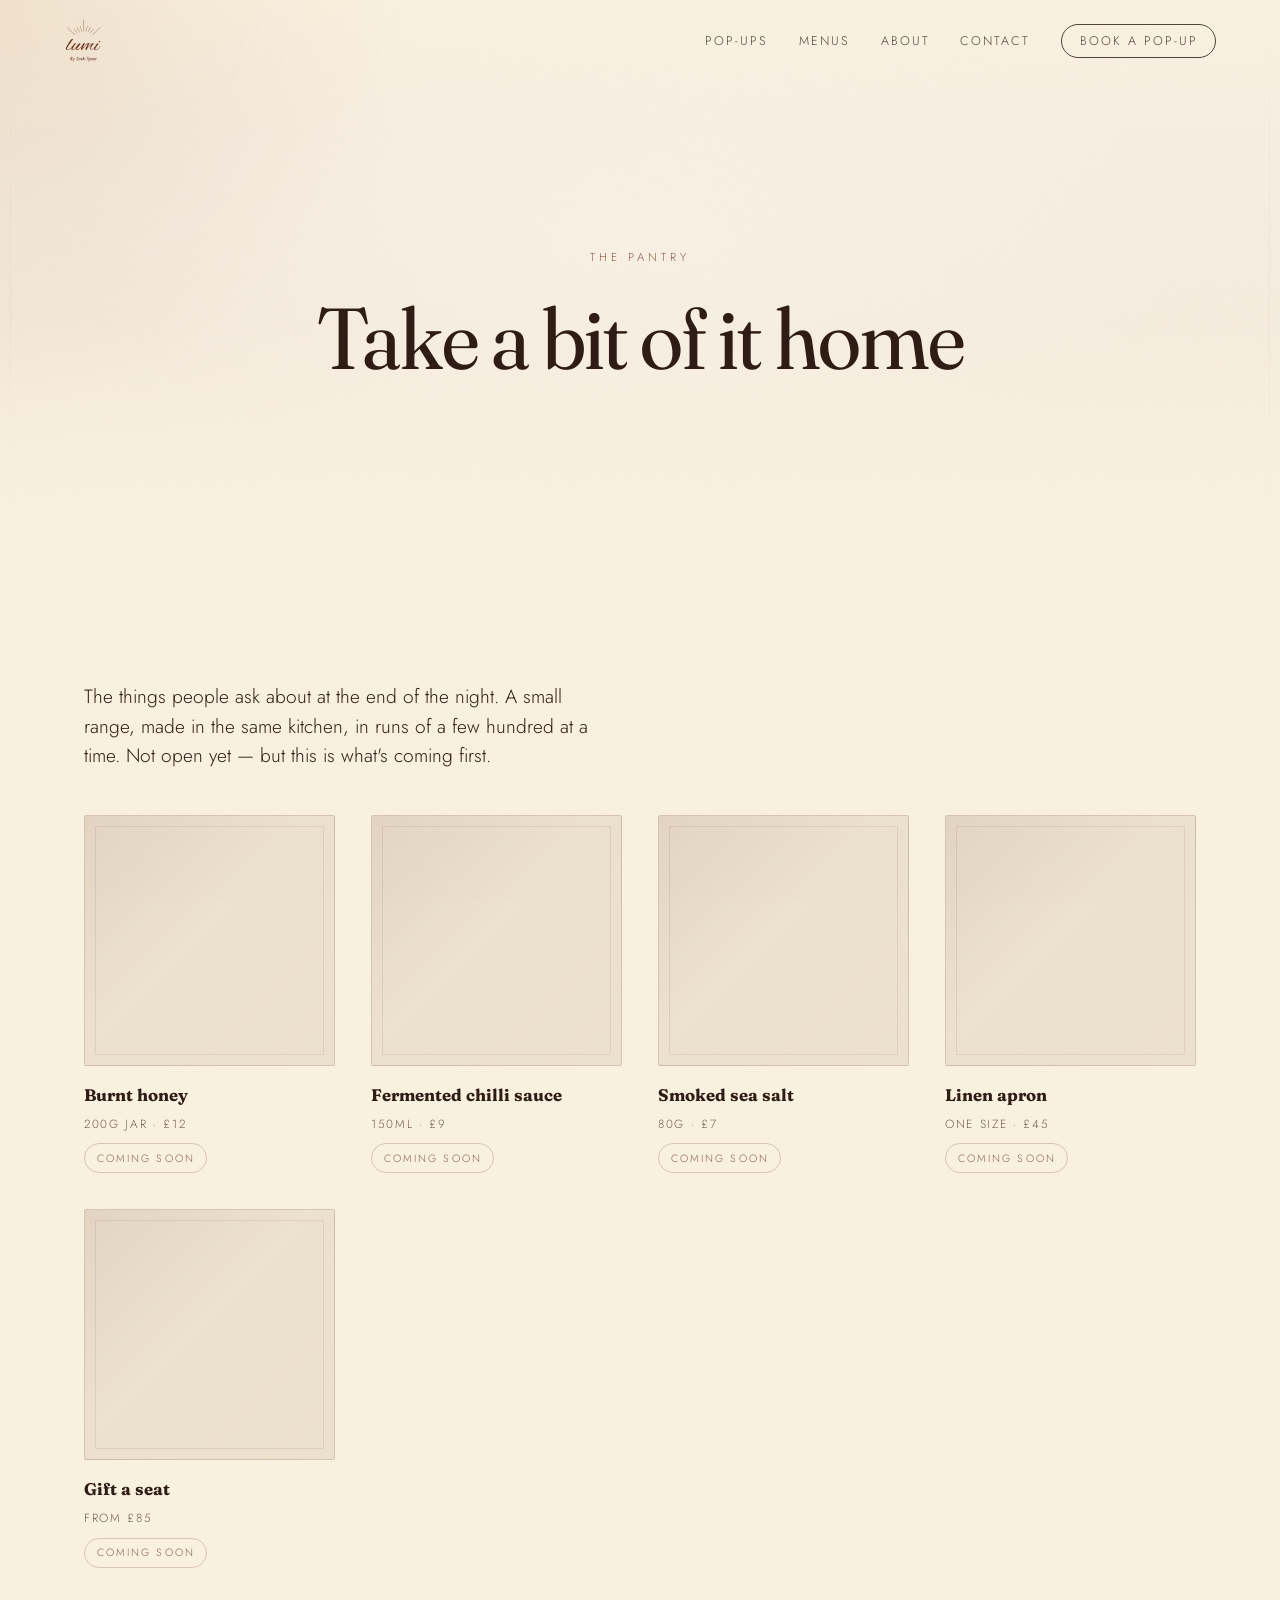
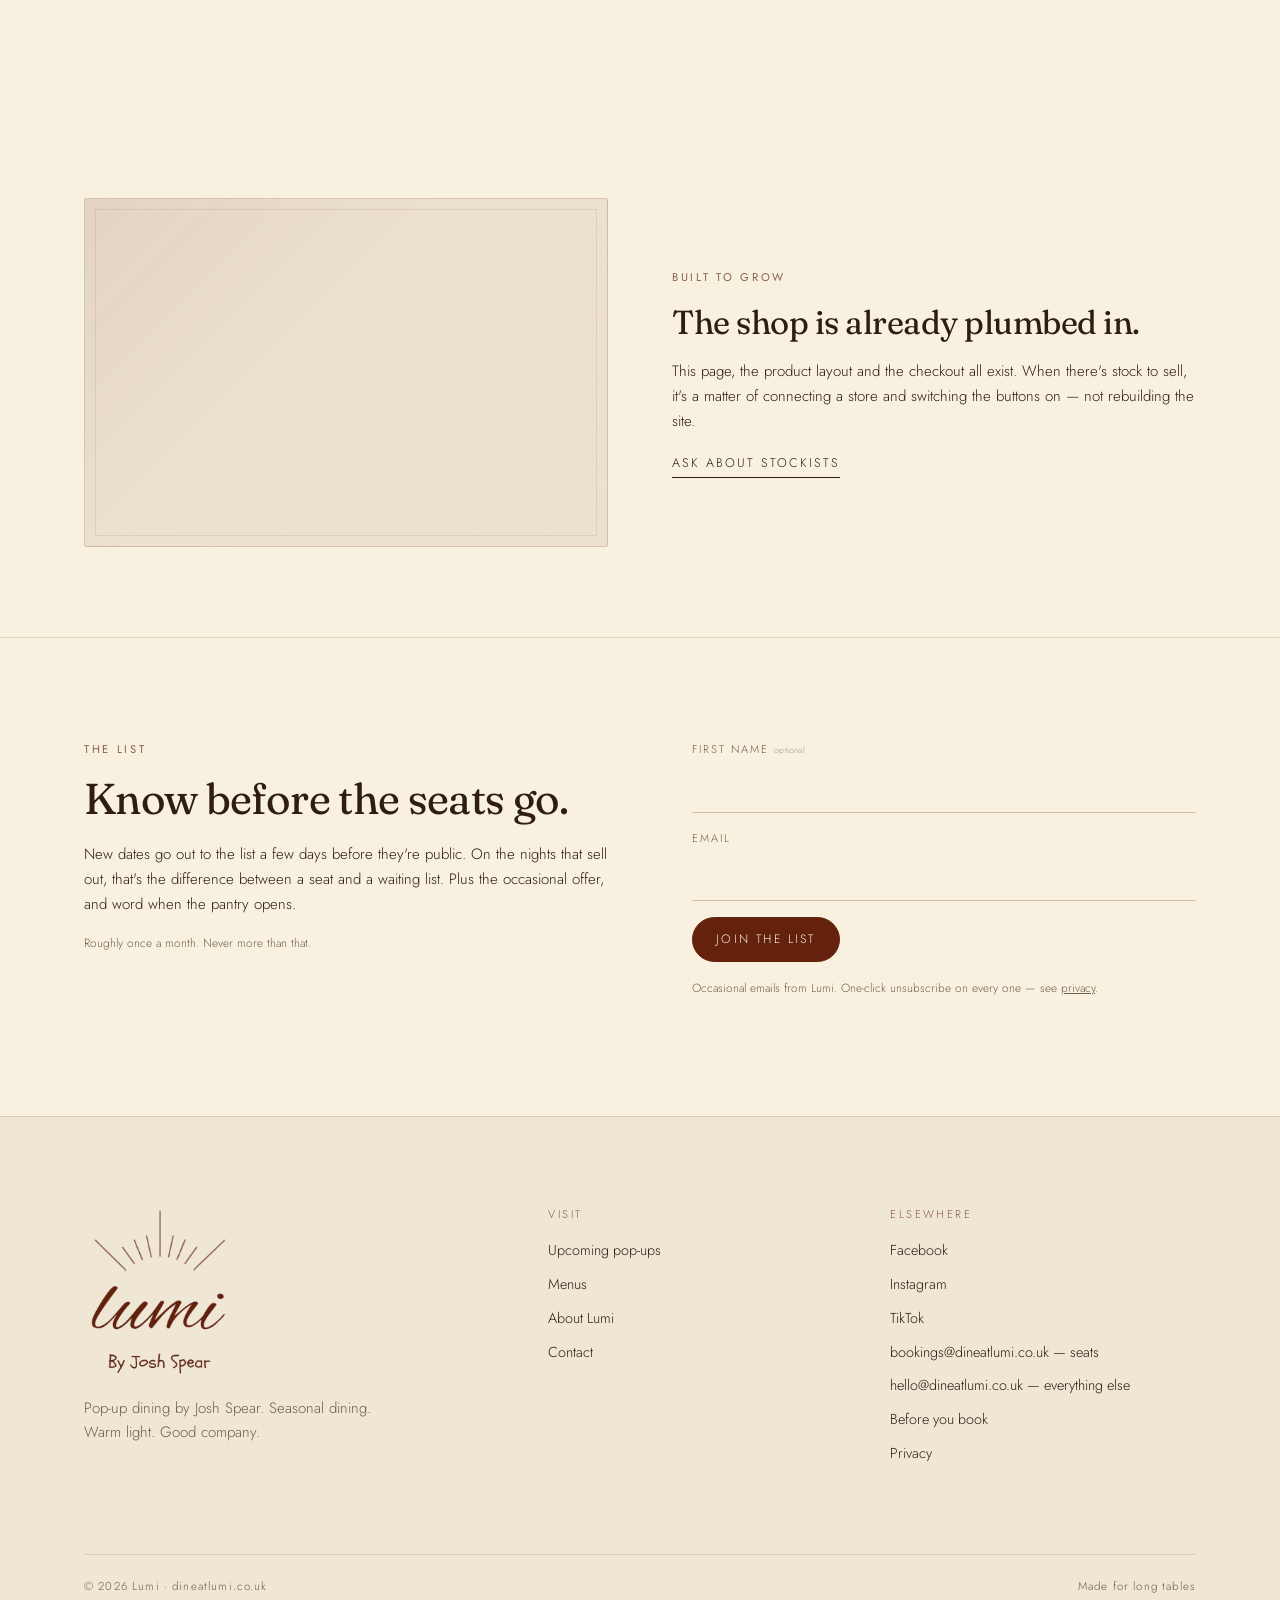
<file: pantry.html>
<!DOCTYPE html>
<html lang="en-GB">
<head>
<meta charset="utf-8">
<meta name="viewport" content="width=device-width, initial-scale=1">
<title>The Lumi pantry — coming soon | Lumi</title>
<meta name="description" content="Burnt honey, sauces, salt and aprons from the Lumi kitchen. The pantry is not open yet — be first to know.">
<link rel="canonical" href="https://dineatlumi.co.uk/pantry.html">
<meta property="og:type" content="website">
<meta property="og:site_name" content="Lumi">
<meta property="og:title" content="The Lumi pantry — coming soon | Lumi">
<meta property="og:description" content="Burnt honey, sauces, salt and aprons from the Lumi kitchen. The pantry is not open yet — be first to know.">
<meta property="og:url" content="https://dineatlumi.co.uk/pantry.html">
<meta property="og:image" content="https://dineatlumi.co.uk/assets/images/og-lumi.jpg">
<meta name="twitter:card" content="summary_large_image">
<meta name="theme-color" content="#F9F1E0">
<link rel="icon" href="assets/images/favicon.svg" type="image/svg+xml">
<link rel="preconnect" href="https://fonts.googleapis.com">
<link rel="preconnect" href="https://fonts.gstatic.com" crossorigin>
<link href="https://fonts.googleapis.com/css2?family=Caveat:wght@400;500&family=Fraunces:opsz,wght,SOFT,WONK@9..144,300..600,0..100,0..1&family=Jost:wght@300;400;500&family=Alex+Brush&display=swap" rel="stylesheet">
<link rel="stylesheet" href="assets/styles.css">
<script type="application/ld+json">{
  "@context":"https://schema.org","@type":"FoodEstablishment","@id":"https://dineatlumi.co.uk/#lumi",
  "name":"Lumi","alternateName":"Lumi by Josh Spear","url":"https://dineatlumi.co.uk",
  "description":"Pop-up dining by chef Josh Spear. One sitting, one long table, six courses.",
  "servesCuisine":"Modern British","priceRange":"££££","email":"hello@dineatlumi.co.uk",
  "contactPoint":[
    {"@type":"ContactPoint","contactType":"reservations","email":"bookings@dineatlumi.co.uk","areaServed":"GB","availableLanguage":"English"},
    {"@type":"ContactPoint","contactType":"customer service","email":"hello@dineatlumi.co.uk","areaServed":"GB","availableLanguage":"English"}
  ],
  "founder":{"@type":"Person","name":"Josh Spear","jobTitle":"Chef"},
  "areaServed":{"@type":"Place","name":"South West England"},
  "sameAs":["https://www.facebook.com/profile.php?id=61594381760475","https://instagram.com/dineatlumi","https://tiktok.com/@dineatlumi"]
}</script>
</head>
<body>
<div class="grain" aria-hidden="true"></div>
<div class="glow" id="glow" aria-hidden="true"></div>

<header class="head" id="head">
  <a class="brand" href="index.html"><img src="assets/images/lumi-cropped.png" alt="Lumi — by Josh Spear" width="424" height="500" decoding="async"></a>
  <button class="navbtn" id="navbtn" aria-expanded="false" aria-controls="nav" aria-label="Menu">
    <span></span><span></span><span></span>
  </button>
  <nav class="nav" id="nav">
    <a href="pop-ups.html">Pop-ups</a>
    <a href="menus.html">Menus</a>
    <a href="about.html">About</a>
    <a href="contact.html">Contact</a>
    <a href="pop-ups.html" class="btn btn--sm"><span>Book a pop-up</span></a>
  </nav>
</header>

<main id="main">

  <div class="hero hero--sub">
    <div class="hero__media">
      <div class="ph"></div>
    </div>
    <div class="hero__inner">
      <p class="hero__say">The pantry</p>
      <h1 class="h-xl">Take a bit of it home</h1>
    </div>
  </div>

  <div class="band">
    <div class="wrap">
      <p class="lede rv" style="margin-bottom:44px">The things people ask about at the end of the night. A small range, made in the same kitchen, in runs of a few hundred at a time. Not open yet — but this is what's coming first.</p>
      <div class="prods" id="prods"></div>
    </div>
  </div>


  <div class="band band--tight">
    <div class="wrap two rv">
      <div class="ph r-3x2"></div>
      <div>
        <p class="eyebrow">Built to grow</p>
        <h2 class="h-md">The shop is already plumbed in.</h2>
        <p class="p" style="margin-top:18px">This page, the product layout and the checkout all exist. When there's stock to sell, it's a matter of connecting a store and switching the buttons on — not rebuilding the site.</p>
        <a href="contact.html" class="link">Ask about stockists</a>
      </div>
    </div>
  </div>
</main>

<section class="signup" aria-labelledby="signuptitle">
  <div class="wrap">
    <div class="signup__grid rv">
      <div>
        <p class="eyebrow">The list</p>
        <h2 class="h-lg" id="signuptitle">Know before the seats go.</h2>
        <p class="p" style="margin-top:18px">New dates go out to the list a few days before they're public. On the nights that sell out, that's the difference between a seat and a waiting list. Plus the occasional offer, and word when the pantry opens.</p>
        <p class="note">Roughly once a month. Never more than that.</p>
      </div>
      <form class="form" id="mailform" method="post" target="_blank" novalidate>
        <div class="field">
          <label for="m-fname">First name <span class="opt">optional</span></label>
          <input id="m-fname" name="FNAME" type="text" autocomplete="given-name">
        </div>
        <div class="field">
          <label for="m-email">Email</label>
          <input id="m-email" name="EMAIL" type="email" autocomplete="email" required>
        </div>
        <!-- Mailchimp's bot trap. Real people never see it. Leave it alone. -->
        <div class="hp" aria-hidden="true"><input id="m-hp" type="text" name="" tabindex="-1" value="" autocomplete="off"></div>
        <div><button class="btn btn--solid" type="submit" name="subscribe"><span>Join the list</span></button></div>
        <p class="note">Occasional emails from Lumi. One-click unsubscribe on every one — see <a href="privacy.html">privacy</a>.</p>
        <p class="note" id="mailstatus" role="status"></p>
      </form>
    </div>
  </div>
</section>

<footer class="foot">
  <div class="wrap">
    <div class="foot__grid">
      <div>
        <img class="foot__mark" src="assets/images/lumi-cropped.png" alt="Lumi — by Josh Spear" width="424" height="500" loading="lazy" decoding="async">
        <p class="p" style="max-width:34ch; color:var(--muted)">Pop-up dining by Josh Spear. Seasonal dining. Warm light. Good company.</p>
      </div>
      <div>
        <p class="foot__t">Visit</p>
        <ul>
          <li><a href="pop-ups.html">Upcoming pop-ups</a></li>
          <li><a href="menus.html">Menus</a></li>
          <li><a href="about.html">About Lumi</a></li>
          <li><a href="contact.html">Contact</a></li>
          <!-- The pantry is not live yet. Uncomment the next line to put it back in the footer. -->
          <!-- <li><a href="pantry.html">The pantry — soon</a></li> -->
        </ul>
      </div>
      <div>
        <p class="foot__t">Elsewhere</p>
        <ul>
          <li><a href="https://www.facebook.com/profile.php?id=61594381760475" target="_blank" rel="noopener">Facebook</a></li>
          <li><a href="https://instagram.com/dineatlumi" target="_blank" rel="noopener">Instagram</a></li>
          <li><a href="https://tiktok.com/@dineatlumi" target="_blank" rel="noopener">TikTok</a></li>
          <li><a href="mailto:bookings@dineatlumi.co.uk">bookings@dineatlumi.co.uk</a> — seats</li>
          <li><a href="mailto:hello@dineatlumi.co.uk">hello@dineatlumi.co.uk</a> — everything else</li>
          <li><a href="booking-terms.html">Before you book</a></li>
          <li><a href="privacy.html">Privacy</a></li>
        </ul>
      </div>
    </div>
    <div class="foot__base">
      <span>© <span id="yr"></span> Lumi · dineatlumi.co.uk</span>
      <span>Made for long tables</span>
    </div>
  </div>
</footer>

<script src="assets/content.js"></script>
<script src="assets/site.js"></script>
</body>
</html>
</file>
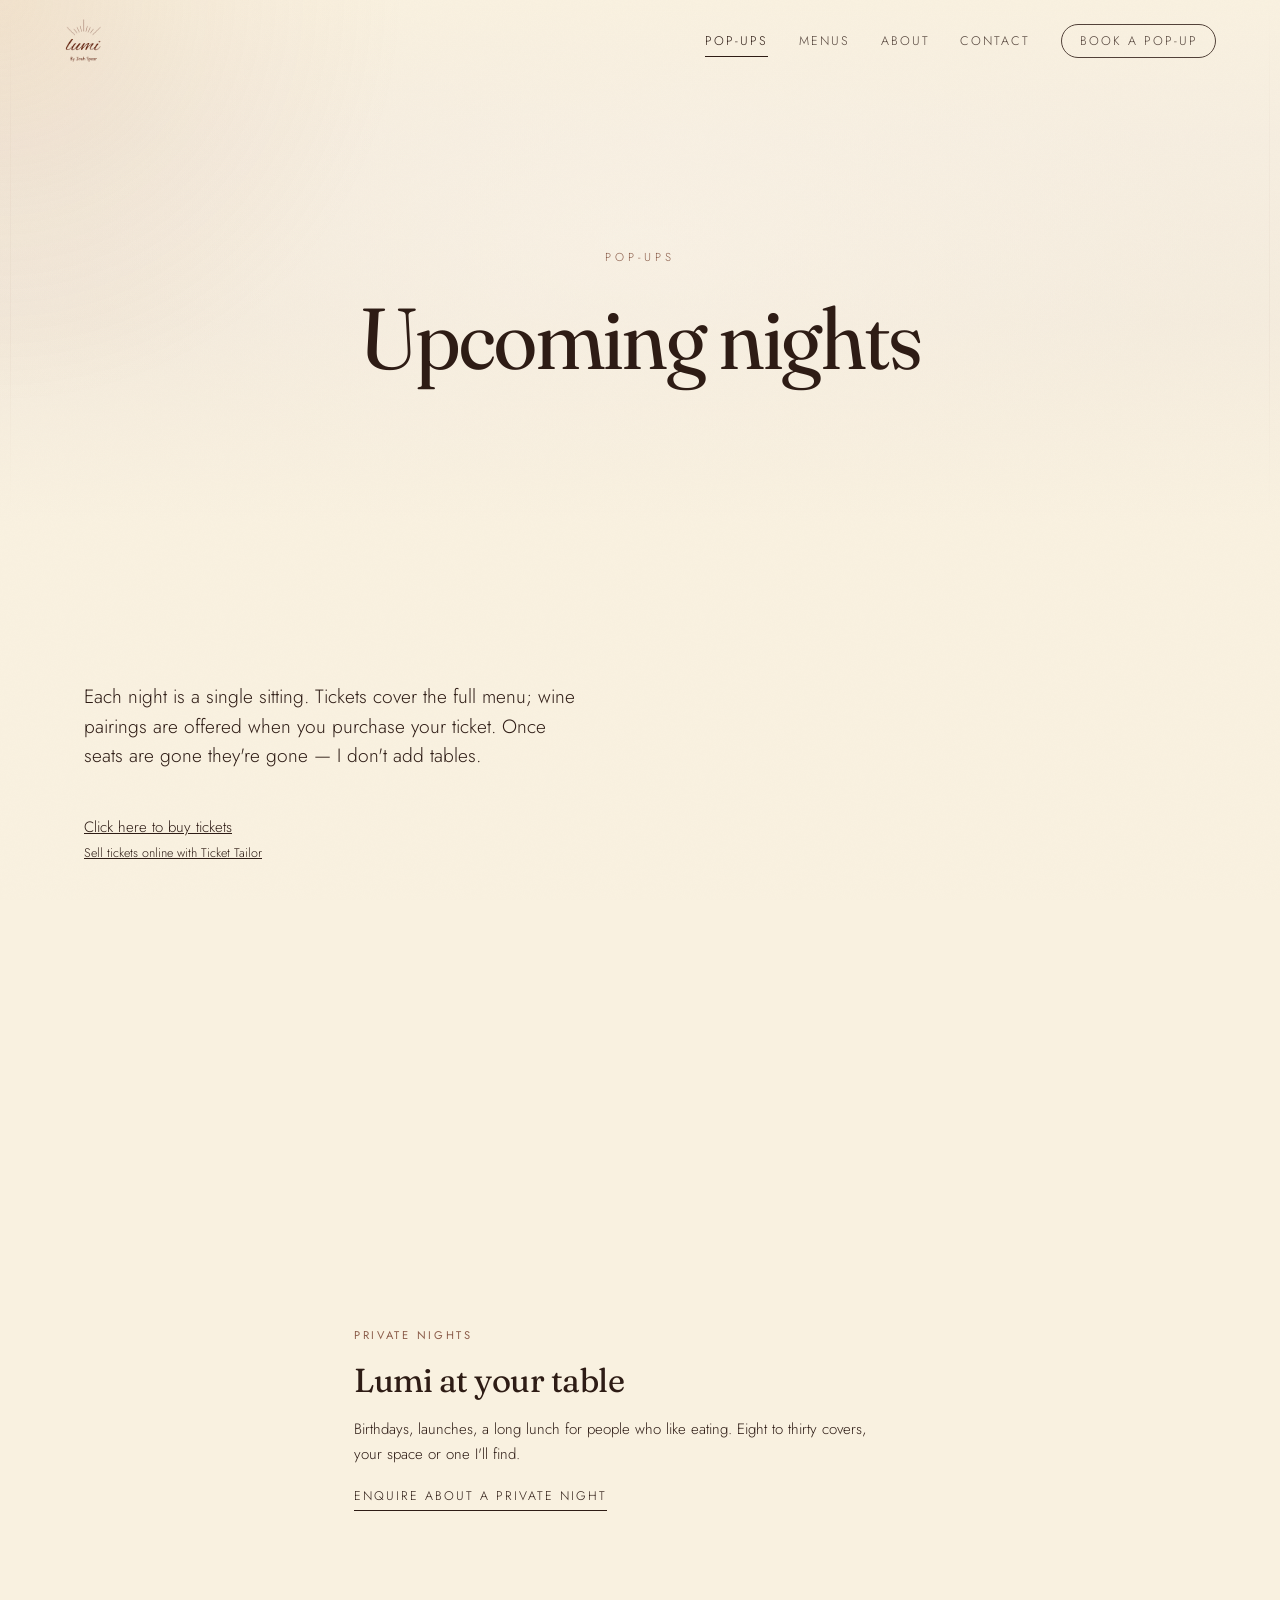
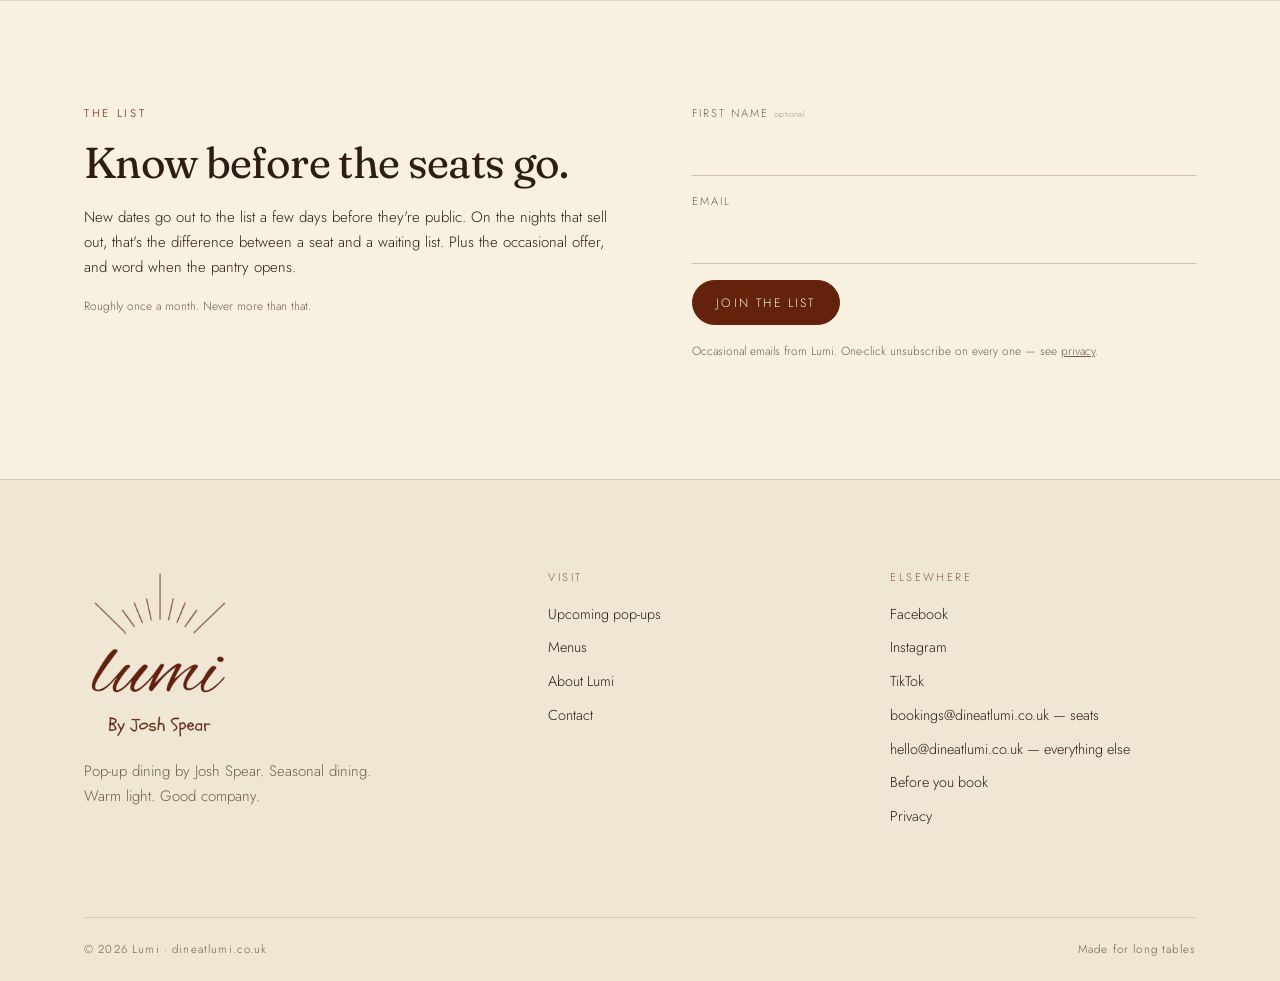
<file: pop-ups.html>
<!DOCTYPE html>
<html lang="en-GB">
<head>
<meta charset="utf-8">
<meta name="viewport" content="width=device-width, initial-scale=1">
<title>Upcoming pop-up dinners — dates, venues & tickets | Lumi</title>
<meta name="description" content="Upcoming Lumi pop-up dining nights. Dates, venues, seat availability and tickets. Single sitting, six courses.">
<link rel="canonical" href="https://dineatlumi.co.uk/pop-ups.html">
<meta property="og:type" content="website">
<meta property="og:site_name" content="Lumi">
<meta property="og:title" content="Upcoming pop-up dinners — dates, venues & tickets | Lumi">
<meta property="og:description" content="Upcoming Lumi pop-up dining nights. Dates, venues, seat availability and tickets. Single sitting, six courses.">
<meta property="og:url" content="https://dineatlumi.co.uk/pop-ups.html">
<meta property="og:image" content="https://dineatlumi.co.uk/assets/images/og-lumi.jpg">
<meta name="twitter:card" content="summary_large_image">
<meta name="theme-color" content="#F9F1E0">
<link rel="icon" href="assets/images/favicon.svg" type="image/svg+xml">
<link rel="preconnect" href="https://fonts.googleapis.com">
<link rel="preconnect" href="https://fonts.gstatic.com" crossorigin>
<link href="https://fonts.googleapis.com/css2?family=Caveat:wght@400;500&family=Fraunces:opsz,wght,SOFT,WONK@9..144,300..600,0..100,0..1&family=Jost:wght@300;400;500&family=Alex+Brush&display=swap" rel="stylesheet">
<link rel="stylesheet" href="assets/styles.css">
<script type="application/ld+json">{
  "@context":"https://schema.org","@type":"FoodEstablishment","@id":"https://dineatlumi.co.uk/#lumi",
  "name":"Lumi","alternateName":"Lumi by Josh Spear","url":"https://dineatlumi.co.uk",
  "description":"Pop-up dining by chef Josh Spear. One sitting, one long table, six courses.",
  "servesCuisine":"Modern British","priceRange":"££££","email":"hello@dineatlumi.co.uk",
  "contactPoint":[
    {"@type":"ContactPoint","contactType":"reservations","email":"bookings@dineatlumi.co.uk","areaServed":"GB","availableLanguage":"English"},
    {"@type":"ContactPoint","contactType":"customer service","email":"hello@dineatlumi.co.uk","areaServed":"GB","availableLanguage":"English"}
  ],
  "founder":{"@type":"Person","name":"Josh Spear","jobTitle":"Chef"},
  "areaServed":{"@type":"Place","name":"South West England"},
  "sameAs":["https://www.facebook.com/profile.php?id=61594381760475","https://instagram.com/dineatlumi","https://tiktok.com/@dineatlumi"]
}</script>
<script type="application/ld+json">{"@context": "https://schema.org", "@type": "Event", "name": "Lumi — Late summer, under glass", "startDate": "2026-09-12T19:00:00+01:00", "eventAttendanceMode": "https://schema.org/OfflineEventAttendanceMode", "eventStatus": "https://schema.org/EventScheduled", "location": {"@type": "Place", "name": "Hiraeth", "address": {"@type": "PostalAddress", "addressLocality": "Cardiff", "addressCountry": "GB"}}, "organizer": {"@type": "Organization", "name": "Lumi", "url": "https://dineatlumi.co.uk"}, "image": "https://dineatlumi.co.uk/assets/images/og-lumi.jpg", "offers": {"@type": "Offer", "price": "85", "priceCurrency": "GBP", "availability": "https://schema.org/InStock", "url": "https://dineatlumi.co.uk/pop-ups.html"}}</script>
<script type="application/ld+json">{"@context": "https://schema.org", "@type": "Event", "name": "Lumi — Harbourside, first fires", "startDate": "2026-10-03T19:00:00+01:00", "eventAttendanceMode": "https://schema.org/OfflineEventAttendanceMode", "eventStatus": "https://schema.org/EventScheduled", "location": {"@type": "Place", "name": "Warehouse Nine", "address": {"@type": "PostalAddress", "addressLocality": "Bristol Harbourside", "addressCountry": "GB"}}, "organizer": {"@type": "Organization", "name": "Lumi", "url": "https://dineatlumi.co.uk"}, "image": "https://dineatlumi.co.uk/assets/images/og-lumi.jpg", "offers": {"@type": "Offer", "price": "85", "priceCurrency": "GBP", "availability": "https://schema.org/InStock", "url": "https://dineatlumi.co.uk/pop-ups.html"}}</script>
<script type="application/ld+json">{"@context": "https://schema.org", "@type": "Event", "name": "Lumi — A house in the hills", "startDate": "2026-11-21T19:00:00+00:00", "eventAttendanceMode": "https://schema.org/OfflineEventAttendanceMode", "eventStatus": "https://schema.org/EventScheduled", "location": {"@type": "Place", "name": "Private residence", "address": {"@type": "PostalAddress", "addressLocality": "Bath", "addressCountry": "GB"}}, "organizer": {"@type": "Organization", "name": "Lumi", "url": "https://dineatlumi.co.uk"}, "image": "https://dineatlumi.co.uk/assets/images/og-lumi.jpg", "offers": {"@type": "Offer", "price": "110", "priceCurrency": "GBP", "availability": "https://schema.org/SoldOut", "url": "https://dineatlumi.co.uk/pop-ups.html"}}</script>
</head>
<body>
<div class="grain" aria-hidden="true"></div>
<div class="glow" id="glow" aria-hidden="true"></div>

<header class="head" id="head">
  <a class="brand" href="index.html"><img src="assets/images/lumi-cropped.png" alt="Lumi — by Josh Spear" width="424" height="500" decoding="async"></a>
  <button class="navbtn" id="navbtn" aria-expanded="false" aria-controls="nav" aria-label="Menu">
    <span></span><span></span><span></span>
  </button>
  <nav class="nav" id="nav">
    <a href="pop-ups.html">Pop-ups</a>
    <a href="menus.html">Menus</a>
    <a href="about.html">About</a>
    <a href="contact.html">Contact</a>
    <a href="pop-ups.html" class="btn btn--sm"><span>Book a pop-up</span></a>
  </nav>
</header>

<main id="main">

  <div class="hero hero--sub">
    <div class="hero__media">
      <div class="ph"></div>
    </div>
    <div class="hero__inner">
      <p class="hero__say">Pop-ups</p>
      <h1 class="h-xl">Upcoming nights</h1>
    </div>
  </div>

  <div class="band">
    <div class="wrap">
      <p class="lede rv" style="margin-bottom:44px">Each night is a single sitting. Tickets cover the full menu; wine pairings are offered when you purchase your ticket. Once seats are gone they're gone — I don't add tables.</p>
      <!-- Ticket Tailor Widget. Do not change the code or the widget may not work properly. -->
      <div class="rv"><div class="tt-widget"><div class="tt-widget-fallback"><p><a href="https://www.tickettailor.com/all-tickets/lumi/?ref=website_widget" target="_blank">Click here to buy tickets</a><br /><small><a href="https://www.tickettailor.com?rf=wdg_342003" class="tt-widget-powered">Sell tickets online with Ticket Tailor</a></small></p></div><script src="https://cdn.tickettailor.com/js/widgets/min/widget.js" data-url="https://www.tickettailor.com/all-tickets/lumi/?ref=website_widget" data-type="inline" data-inline-minimal="false" data-inline-show-logo="false" data-inline-bg-fill="false" data-inline-inherit-ref-from-url-param="" data-inline-ref="website_widget"></script></div></div>
      <!-- End of Ticket Tailor Widget -->
    </div>
  </div>

  <div class="band band--tight">
    <div class="wrap rv" style="max-width:700px">
      <p class="eyebrow">Private nights</p>
      <h2 class="h-md">Lumi at your table</h2>
      <p class="p" style="margin-top:18px">Birthdays, launches, a long lunch for people who like eating. Eight to thirty covers, your space or one I'll find.</p>
      <a href="contact.html" class="link">Enquire about a private night</a>
    </div>
  </div>
</main>

<section class="signup" aria-labelledby="signuptitle">
  <div class="wrap">
    <div class="signup__grid rv">
      <div>
        <p class="eyebrow">The list</p>
        <h2 class="h-lg" id="signuptitle">Know before the seats go.</h2>
        <p class="p" style="margin-top:18px">New dates go out to the list a few days before they're public. On the nights that sell out, that's the difference between a seat and a waiting list. Plus the occasional offer, and word when the pantry opens.</p>
        <p class="note">Roughly once a month. Never more than that.</p>
      </div>
      <form class="form" id="mailform" method="post" target="_blank" novalidate>
        <div class="field">
          <label for="m-fname">First name <span class="opt">optional</span></label>
          <input id="m-fname" name="FNAME" type="text" autocomplete="given-name">
        </div>
        <div class="field">
          <label for="m-email">Email</label>
          <input id="m-email" name="EMAIL" type="email" autocomplete="email" required>
        </div>
        <!-- Mailchimp's bot trap. Real people never see it. Leave it alone. -->
        <div class="hp" aria-hidden="true"><input id="m-hp" type="text" name="" tabindex="-1" value="" autocomplete="off"></div>
        <div><button class="btn btn--solid" type="submit" name="subscribe"><span>Join the list</span></button></div>
        <p class="note">Occasional emails from Lumi. One-click unsubscribe on every one — see <a href="privacy.html">privacy</a>.</p>
        <p class="note" id="mailstatus" role="status"></p>
      </form>
    </div>
  </div>
</section>

<footer class="foot">
  <div class="wrap">
    <div class="foot__grid">
      <div>
        <img class="foot__mark" src="assets/images/lumi-cropped.png" alt="Lumi — by Josh Spear" width="424" height="500" loading="lazy" decoding="async">
        <p class="p" style="max-width:34ch; color:var(--muted)">Pop-up dining by Josh Spear. Seasonal dining. Warm light. Good company.</p>
      </div>
      <div>
        <p class="foot__t">Visit</p>
        <ul>
          <li><a href="pop-ups.html">Upcoming pop-ups</a></li>
          <li><a href="menus.html">Menus</a></li>
          <li><a href="about.html">About Lumi</a></li>
          <li><a href="contact.html">Contact</a></li>
          <!-- The pantry is not live yet. Uncomment the next line to put it back in the footer. -->
          <!-- <li><a href="pantry.html">The pantry — soon</a></li> -->
        </ul>
      </div>
      <div>
        <p class="foot__t">Elsewhere</p>
        <ul>
          <li><a href="https://www.facebook.com/profile.php?id=61594381760475" target="_blank" rel="noopener">Facebook</a></li>
          <li><a href="https://instagram.com/dineatlumi" target="_blank" rel="noopener">Instagram</a></li>
          <li><a href="https://tiktok.com/@dineatlumi" target="_blank" rel="noopener">TikTok</a></li>
          <li><a href="mailto:bookings@dineatlumi.co.uk">bookings@dineatlumi.co.uk</a> — seats</li>
          <li><a href="mailto:hello@dineatlumi.co.uk">hello@dineatlumi.co.uk</a> — everything else</li>
          <li><a href="booking-terms.html">Before you book</a></li>
          <li><a href="privacy.html">Privacy</a></li>
        </ul>
      </div>
    </div>
    <div class="foot__base">
      <span>© <span id="yr"></span> Lumi · dineatlumi.co.uk</span>
      <span>Made for long tables</span>
    </div>
  </div>
</footer>
<script src="assets/content.js"></script>
<script src="assets/site.js"></script>
</body>
</html>
</file>
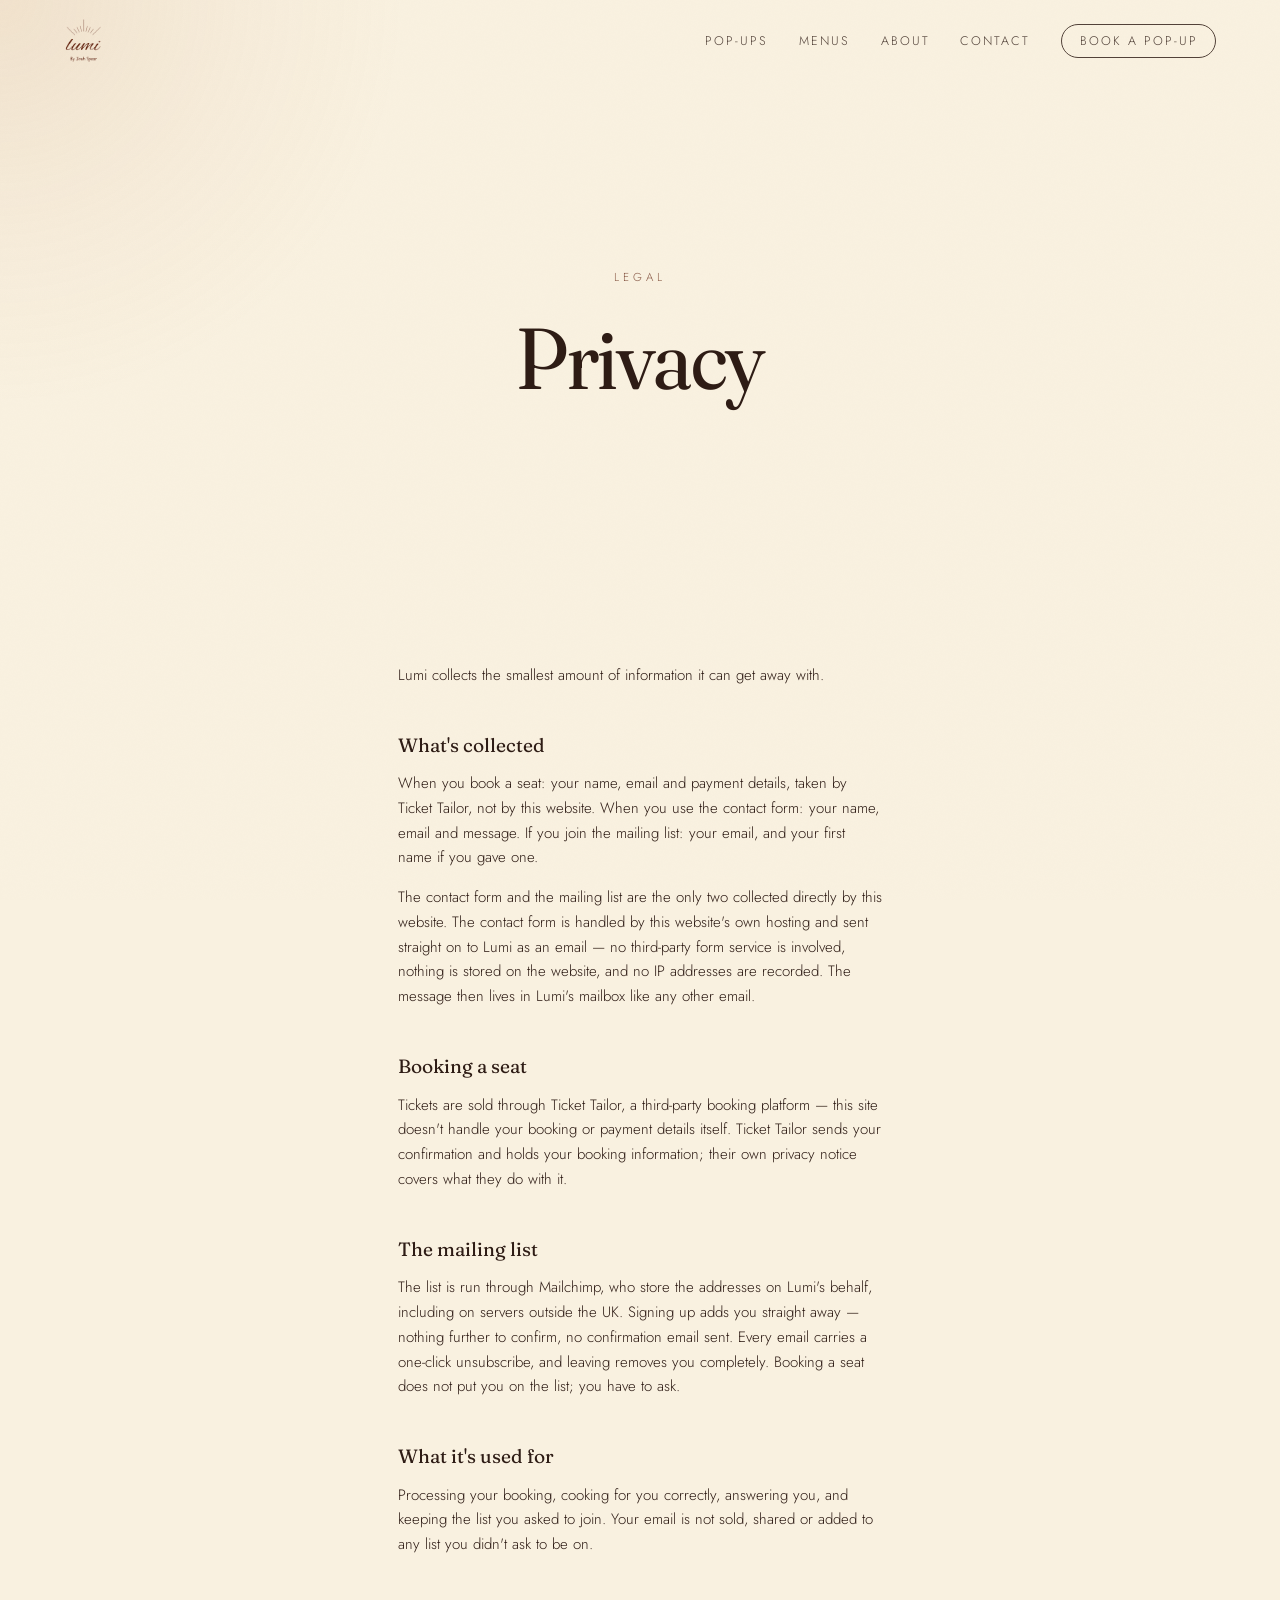
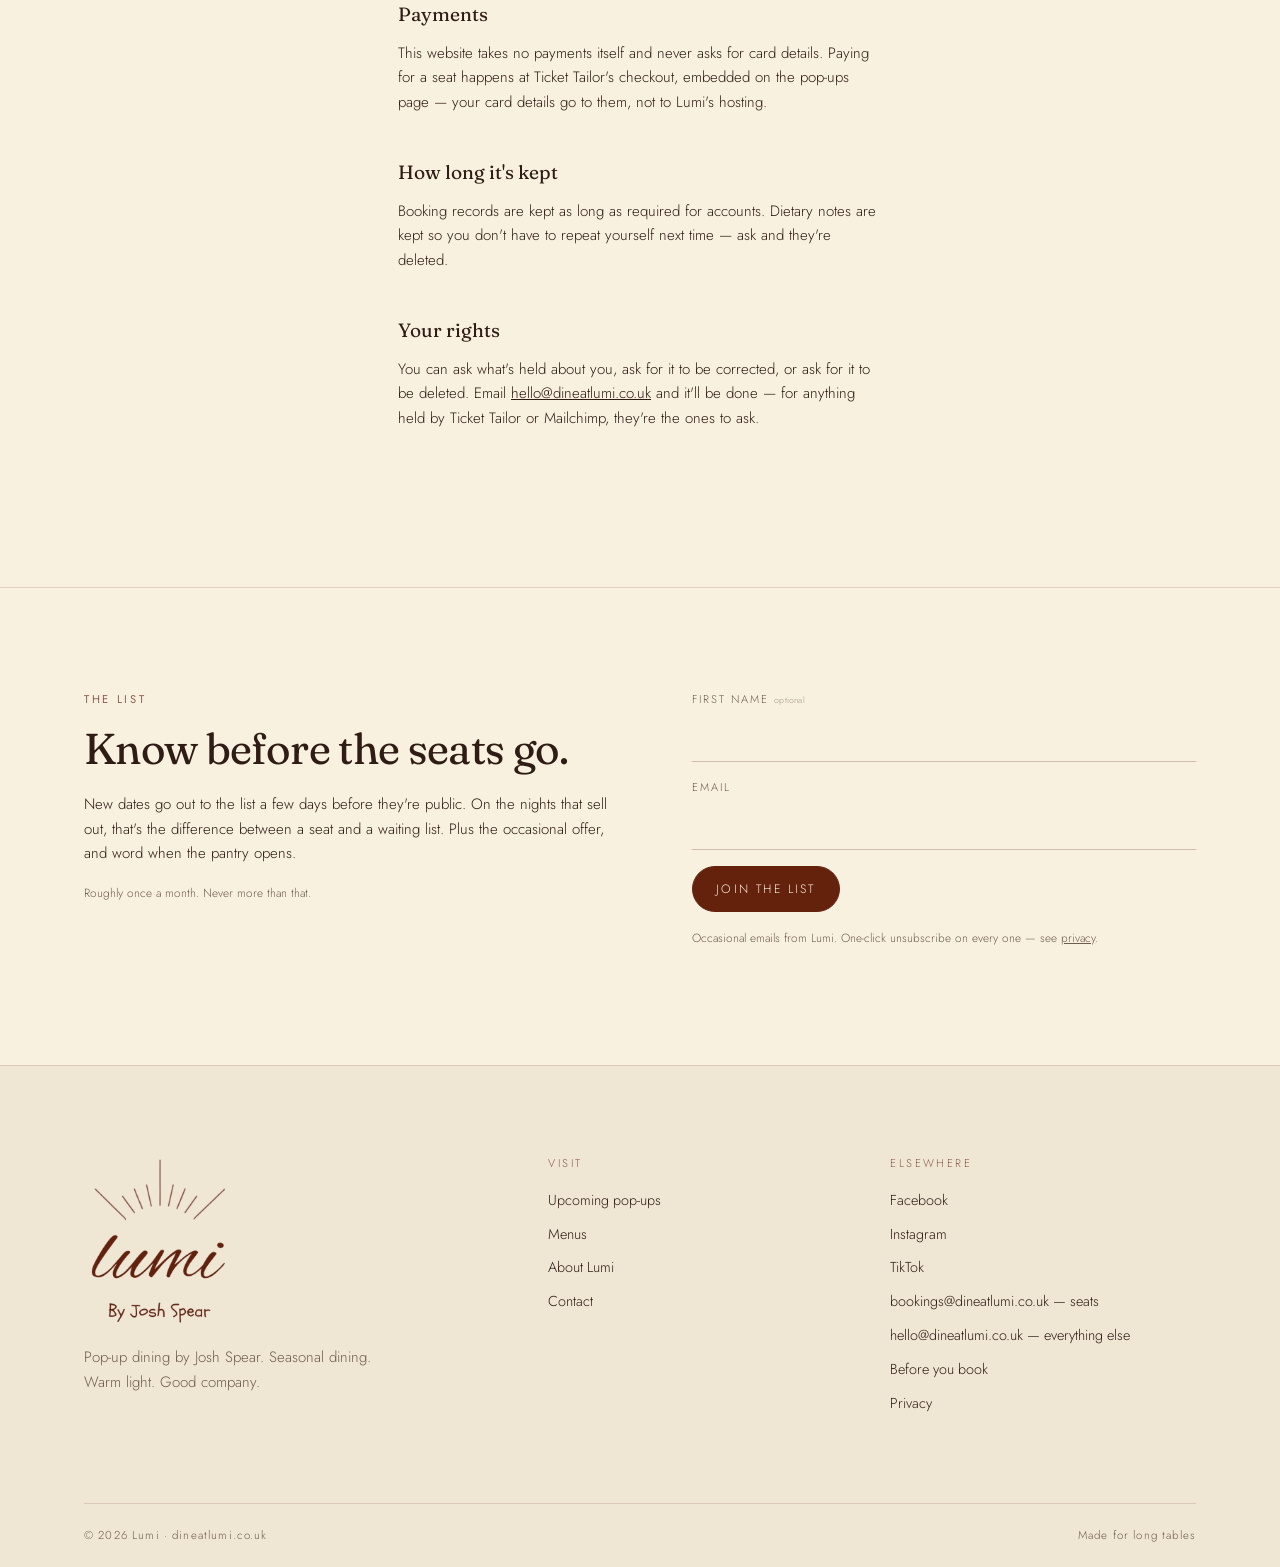
<file: privacy.html>
<!DOCTYPE html>
<html lang="en-GB">
<head>
<meta charset="utf-8">
<meta name="viewport" content="width=device-width, initial-scale=1">
<title>Privacy | Lumi</title>
<meta name="description" content="How Lumi handles the information you give when you book a seat or get in touch.">
<link rel="canonical" href="https://dineatlumi.co.uk/privacy.html">
<meta property="og:type" content="website">
<meta property="og:site_name" content="Lumi">
<meta property="og:title" content="Privacy | Lumi">
<meta property="og:description" content="How Lumi handles the information you give when you book a seat or get in touch.">
<meta property="og:url" content="https://dineatlumi.co.uk/privacy.html">
<meta property="og:image" content="https://dineatlumi.co.uk/assets/images/og-lumi.jpg">
<meta name="twitter:card" content="summary_large_image">
<meta name="theme-color" content="#F9F1E0">
<link rel="icon" href="assets/images/favicon.svg" type="image/svg+xml">
<link rel="preconnect" href="https://fonts.googleapis.com">
<link rel="preconnect" href="https://fonts.gstatic.com" crossorigin>
<link href="https://fonts.googleapis.com/css2?family=Caveat:wght@400;500&family=Fraunces:opsz,wght,SOFT,WONK@9..144,300..600,0..100,0..1&family=Jost:wght@300;400;500&family=Alex+Brush&display=swap" rel="stylesheet">
<link rel="stylesheet" href="assets/styles.css">
<script type="application/ld+json">{
  "@context":"https://schema.org","@type":"FoodEstablishment","@id":"https://dineatlumi.co.uk/#lumi",
  "name":"Lumi","alternateName":"Lumi by Josh Spear","url":"https://dineatlumi.co.uk",
  "description":"Pop-up dining by chef Josh Spear. One sitting, one long table, six courses.",
  "servesCuisine":"Modern British","priceRange":"££££","email":"hello@dineatlumi.co.uk",
  "contactPoint":[
    {"@type":"ContactPoint","contactType":"reservations","email":"bookings@dineatlumi.co.uk","areaServed":"GB","availableLanguage":"English"},
    {"@type":"ContactPoint","contactType":"customer service","email":"hello@dineatlumi.co.uk","areaServed":"GB","availableLanguage":"English"}
  ],
  "founder":{"@type":"Person","name":"Josh Spear","jobTitle":"Chef"},
  "areaServed":{"@type":"Place","name":"South West England"},
  "sameAs":["https://www.facebook.com/profile.php?id=61594381760475","https://instagram.com/dineatlumi","https://tiktok.com/@dineatlumi"]
}</script>
</head>
<body>
<div class="grain" aria-hidden="true"></div>
<div class="glow" id="glow" aria-hidden="true"></div>

<header class="head" id="head">
  <a class="brand" href="index.html"><img src="assets/images/lumi-cropped.png" alt="Lumi — by Josh Spear" width="424" height="500" decoding="async"></a>
  <button class="navbtn" id="navbtn" aria-expanded="false" aria-controls="nav" aria-label="Menu">
    <span></span><span></span><span></span>
  </button>
  <nav class="nav" id="nav">
    <a href="pop-ups.html">Pop-ups</a>
    <a href="menus.html">Menus</a>
    <a href="about.html">About</a>
    <a href="contact.html">Contact</a>
    <a href="pop-ups.html" class="btn btn--sm"><span>Book a pop-up</span></a>
  </nav>
</header>

<main id="main">

  <div class="hero hero--sub">
    <div class="hero__inner" style="padding-top:150px">
      <p class="hero__say">Legal</p>
      <h1 class="h-xl">Privacy</h1>
    </div>
  </div>

  <div class="band">
    <div class="wrap prose rv">
      <p>Lumi collects the smallest amount of information it can get away with.</p>

      <h3>What's collected</h3>
      <p>When you book a seat: your name, email and payment details, taken by Ticket Tailor, not by this website. When you use the contact form: your name, email and message. If you join the mailing list: your email, and your first name if you gave one.</p>
      <p>The contact form and the mailing list are the only two collected directly by this website. The contact form is handled by this website's own hosting and sent straight on to Lumi as an email — no third-party form service is involved, nothing is stored on the website, and no IP addresses are recorded. The message then lives in Lumi's mailbox like any other email.</p>

      <h3>Booking a seat</h3>
      <p>Tickets are sold through Ticket Tailor, a third-party booking platform — this site doesn't handle your booking or payment details itself. Ticket Tailor sends your confirmation and holds your booking information; their own privacy notice covers what they do with it.</p>

      <h3>The mailing list</h3>
      <p>The list is run through Mailchimp, who store the addresses on Lumi's behalf, including on servers outside the UK. Signing up adds you straight away — nothing further to confirm, no confirmation email sent. Every email carries a one-click unsubscribe, and leaving removes you completely. Booking a seat does not put you on the list; you have to ask.</p>

      <h3>What it's used for</h3>
      <p>Processing your booking, cooking for you correctly, answering you, and keeping the list you asked to join. Your email is not sold, shared or added to any list you didn't ask to be on.</p>

      <h3>Payments</h3>
      <p>This website takes no payments itself and never asks for card details. Paying for a seat happens at Ticket Tailor's checkout, embedded on the pop-ups page — your card details go to them, not to Lumi's hosting.</p>

      <h3>How long it's kept</h3>
      <p>Booking records are kept as long as required for accounts. Dietary notes are kept so you don't have to repeat yourself next time — ask and they're deleted.</p>

      <h3>Your rights</h3>
      <p>You can ask what's held about you, ask for it to be corrected, or ask for it to be deleted. Email <a href="mailto:hello@dineatlumi.co.uk">hello@dineatlumi.co.uk</a> and it'll be done — for anything held by Ticket Tailor or Mailchimp, they're the ones to ask.</p>

      
    </div>
  </div>
</main>

<section class="signup" aria-labelledby="signuptitle">
  <div class="wrap">
    <div class="signup__grid rv">
      <div>
        <p class="eyebrow">The list</p>
        <h2 class="h-lg" id="signuptitle">Know before the seats go.</h2>
        <p class="p" style="margin-top:18px">New dates go out to the list a few days before they're public. On the nights that sell out, that's the difference between a seat and a waiting list. Plus the occasional offer, and word when the pantry opens.</p>
        <p class="note">Roughly once a month. Never more than that.</p>
      </div>
      <form class="form" id="mailform" method="post" target="_blank" novalidate>
        <div class="field">
          <label for="m-fname">First name <span class="opt">optional</span></label>
          <input id="m-fname" name="FNAME" type="text" autocomplete="given-name">
        </div>
        <div class="field">
          <label for="m-email">Email</label>
          <input id="m-email" name="EMAIL" type="email" autocomplete="email" required>
        </div>
        <!-- Mailchimp's bot trap. Real people never see it. Leave it alone. -->
        <div class="hp" aria-hidden="true"><input id="m-hp" type="text" name="" tabindex="-1" value="" autocomplete="off"></div>
        <div><button class="btn btn--solid" type="submit" name="subscribe"><span>Join the list</span></button></div>
        <p class="note">Occasional emails from Lumi. One-click unsubscribe on every one — see <a href="privacy.html">privacy</a>.</p>
        <p class="note" id="mailstatus" role="status"></p>
      </form>
    </div>
  </div>
</section>

<footer class="foot">
  <div class="wrap">
    <div class="foot__grid">
      <div>
        <img class="foot__mark" src="assets/images/lumi-cropped.png" alt="Lumi — by Josh Spear" width="424" height="500" loading="lazy" decoding="async">
        <p class="p" style="max-width:34ch; color:var(--muted)">Pop-up dining by Josh Spear. Seasonal dining. Warm light. Good company.</p>
      </div>
      <div>
        <p class="foot__t">Visit</p>
        <ul>
          <li><a href="pop-ups.html">Upcoming pop-ups</a></li>
          <li><a href="menus.html">Menus</a></li>
          <li><a href="about.html">About Lumi</a></li>
          <li><a href="contact.html">Contact</a></li>
          <!-- The pantry is not live yet. Uncomment the next line to put it back in the footer. -->
          <!-- <li><a href="pantry.html">The pantry — soon</a></li> -->
        </ul>
      </div>
      <div>
        <p class="foot__t">Elsewhere</p>
        <ul>
          <li><a href="https://www.facebook.com/profile.php?id=61594381760475" target="_blank" rel="noopener">Facebook</a></li>
          <li><a href="https://instagram.com/dineatlumi" target="_blank" rel="noopener">Instagram</a></li>
          <li><a href="https://tiktok.com/@dineatlumi" target="_blank" rel="noopener">TikTok</a></li>
          <li><a href="mailto:bookings@dineatlumi.co.uk">bookings@dineatlumi.co.uk</a> — seats</li>
          <li><a href="mailto:hello@dineatlumi.co.uk">hello@dineatlumi.co.uk</a> — everything else</li>
          <li><a href="booking-terms.html">Before you book</a></li>
          <li><a href="privacy.html">Privacy</a></li>
        </ul>
      </div>
    </div>
    <div class="foot__base">
      <span>© <span id="yr"></span> Lumi · dineatlumi.co.uk</span>
      <span>Made for long tables</span>
    </div>
  </div>
</footer>

<script src="assets/content.js"></script>
<script src="assets/site.js"></script>
</body>
</html>
</file>
<file: assets/styles.css>
/* ============================================================
   LUMI — dineatlumi.co.uk
   Palette sampled from the Lumi logo.
   ============================================================ */
:root{
  --cream:      #F9F1E0;   /* logo ground */
  --cream-deep: #F0E6D4;
  --sand:       #E2D5BF;
  --clay:       #8B5D4A;   /* logo mark */
  --russet:     #64220C;   /* sampled from the logo wordmark */
  --night:      #241310;   /* deepest tone in the mark */
  --ink:        #2E1C15;
  --muted:      #6F5D4D;

  --bg: var(--cream);
  --fg: var(--ink);

  --display: 'Fraunces', 'Iowan Old Style', Georgia, serif;
  --body: 'Jost', 'Avenir Next', 'Helvetica Neue', sans-serif;
  --script: 'Alex Brush', 'Snell Roundhand', cursive;   /* stands in for the logo wordmark */
  --hand: 'Caveat', 'Bradley Hand', cursive;            /* the 'By Josh Spear' line */

  --gut: clamp(20px, 5vw, 64px);
  --max: 1240px;
  --ease: cubic-bezier(.22,.61,.36,1);
}

*,*::before,*::after{box-sizing:border-box}
html{-webkit-text-size-adjust:100%}
body{
  margin:0;
  font-family:var(--body);
  font-weight:300;
  font-size:clamp(15px,1.05vw,17px);
  line-height:1.65;
  color:var(--fg);
  background:var(--bg);
  transition:background-color .18s linear, color .18s linear;
  overflow-x:hidden;
}
img{max-width:100%;display:block}
a{color:inherit}
button{font:inherit;color:inherit}

/* very fine grain — keeps large flat cream areas from looking flat */
.grain{
  position:fixed; inset:0; z-index:45; pointer-events:none; opacity:.5;
  background-image:url("data:image/svg+xml,%3Csvg xmlns='http://www.w3.org/2000/svg' width='160' height='160'%3E%3Cfilter id='n'%3E%3CfeTurbulence type='fractalNoise' baseFrequency='.85' numOctaves='3'/%3E%3C/filter%3E%3Crect width='160' height='160' filter='url(%23n)' opacity='.035'/%3E%3C/svg%3E");
  mix-blend-mode:multiply;
}

/* the glow — Lumi's signature. a soft light that follows the cursor over dark sections */
.glow{
  position:fixed; z-index:1; pointer-events:none;
  width:70vmax; height:70vmax; left:0; top:0;
  transform:translate(-50%,-50%);
  background:radial-gradient(circle, rgba(199,146,104,.16), rgba(199,146,104,.05) 36%, transparent 64%);
  opacity:0; transition:opacity .6s var(--ease);
}
.glow.on{opacity:1}

/* ---------- type ---------- */
.h-xl,.h-lg,.h-md,.h-sm{
  font-family:var(--display); font-weight:400; margin:0;
  font-variation-settings:'SOFT' 40,'WONK' 1;
  letter-spacing:-.015em; line-height:1.06;
}
.h-xl{font-size:clamp(2.6rem,7.4vw,5.4rem)}
.h-lg{font-size:clamp(2.1rem,4.6vw,3.5rem); line-height:1.1}
.h-md{font-size:clamp(1.5rem,2.6vw,2.1rem); line-height:1.18}
.h-sm{font-size:clamp(1.15rem,1.7vw,1.4rem); line-height:1.25}
#signuptitle{font-size:clamp(1.8rem,3.4vw,2.7rem); line-height:1.15}
.eyebrow{
  font-size:.7rem; text-transform:uppercase; letter-spacing:.24em;
  font-weight:400; color:var(--clay); margin:0 0 1.4em;
}
.lede{font-size:clamp(1.05rem,1.5vw,1.28rem); line-height:1.55; max-width:46ch}
.dim{color:var(--muted)}
.p{max-width:60ch; margin:0 0 1.1em}

/* ---------- layout ---------- */
.wrap{max-width:var(--max); margin:0 auto; padding-inline:var(--gut); position:relative; z-index:2}
.band{padding-block:clamp(72px,11vw,150px)}
.band--tight{padding-block:clamp(52px,7vw,92px)}
.rule{height:1px; background:currentColor; opacity:.16; border:0; margin:0}

/* ---------- header ---------- */
.head{
  position:fixed; inset:0 0 auto; z-index:50; pointer-events:none;
  display:flex; align-items:center; justify-content:space-between; gap:16px;
  padding:18px var(--gut);
  transition:padding .4s var(--ease), background-color .3s linear;
}
.head::before{
  content:''; position:absolute; inset:0; z-index:-1; opacity:0;
  pointer-events:none; transition:opacity .3s linear;
}
.head.stuck{padding-block:12px}
.head.stuck::before{opacity:1; background:color-mix(in srgb, var(--bg) 88%, transparent); backdrop-filter:blur(9px)}
.head > *{pointer-events:auto}
.brand{display:flex; align-items:center}
.brand img{display:block; height:46px; width:auto}
.nav{display:flex; align-items:center; gap:clamp(18px,2.4vw,34px)}
.nav a{
  text-decoration:none; font-size:.78rem; letter-spacing:.16em; text-transform:uppercase;
  padding-block:6px; position:relative; opacity:.82;
}
/* :not(.btn) — the CTA in the nav is an <a> too, and without this the
   underline draws straight across the inside of the pill */
.nav a:not(.btn)::after{
  content:''; position:absolute; left:0; right:0; bottom:0; height:1px;
  background:currentColor; transform:scaleX(0); transform-origin:left;
  transition:transform .45s var(--ease);
}
.nav a:hover,.nav a[aria-current]{opacity:1}
.nav a:hover::after,.nav a[aria-current]::after{transform:scaleX(1)}
.navbtn{display:none; position:relative; z-index:3; background:none; border:0; padding:10px; cursor:pointer}
.navbtn span{display:block; width:22px; height:1px; background:currentColor; margin:5px 0; transition:transform .35s var(--ease), opacity .2s}
.navbtn[aria-expanded="true"] span:nth-child(1){transform:translateY(6px) rotate(45deg)}
.navbtn[aria-expanded="true"] span:nth-child(2){opacity:0}
.navbtn[aria-expanded="true"] span:nth-child(3){transform:translateY(-6px) rotate(-45deg)}

/* ---------- buttons ---------- */
.btn{
  display:inline-flex; align-items:center; gap:.7em;
  border:1px solid currentColor; background:none; cursor:pointer;
  padding:.95em 1.9em; border-radius:999px; text-decoration:none;
  font-size:.76rem; letter-spacing:.18em; text-transform:uppercase;
  transition:background-color .4s var(--ease), color .4s var(--ease), border-color .4s var(--ease);
}
.btn:hover{background:var(--clay); border-color:var(--clay); color:var(--cream)}
.btn--solid{background:var(--russet); border-color:var(--russet); color:var(--cream)}
.btn--solid:hover{background:var(--clay); border-color:var(--clay); color:var(--cream)}
.btn--sm{padding:.72em 1.4em; font-size:.7rem}
/* Forms disable the button while they're sending. Without this the
   button looks identical mid-flight and people press it again. */
.btn:disabled{opacity:.5; cursor:default}
.btn:disabled:hover{background:none; border-color:currentColor; color:inherit}
.btn--solid:disabled:hover{background:var(--russet); border-color:var(--russet); color:var(--cream)}
.link{
  text-decoration:none; font-size:.78rem; letter-spacing:.16em; text-transform:uppercase;
  border-bottom:1px solid currentColor; padding-bottom:3px; display:inline-block;
  transition:opacity .3s;
}
.link:hover{opacity:.6}
:focus-visible{outline:2px solid var(--clay); outline-offset:3px; border-radius:2px}

/* ---------- hero ---------- */
.hero{position:relative; min-height:100svh; display:grid; place-items:center; text-align:center; overflow:hidden}
.hero--sub{min-height:58svh; padding-top:90px}
.hero__media{position:absolute; inset:0; z-index:0}
.hero__media .ph{height:100%; border:0; border-radius:0; color:var(--clay)}
.hero__media::after{
  content:''; position:absolute; inset:0;
  background:
    linear-gradient(180deg, var(--cream) 0%, rgba(250,243,231,.72) 26%, rgba(250,243,231,.62) 62%, var(--cream) 100%),
    radial-gradient(ellipse at 50% 46%, rgba(250,243,231,.55), transparent 62%);
}
.hero__inner{position:relative; z-index:3; padding:110px var(--gut) 90px; width:100%}
.mark{
  font-family:var(--script); font-weight:400;
  font-size:clamp(4rem,15vw,8.4rem); line-height:1.05; letter-spacing:.005em;
  margin:0; color:var(--russet);
  position:relative; left:var(--nudge,0);
  text-shadow:0 2px 34px rgba(250,243,231,.95), 0 0 90px rgba(250,243,231,.8);
  opacity:0; animation:lite 1.6s var(--ease) .75s forwards;
}
.byline{
  color:var(--clay);
  position:relative; left:var(--nudge,0);
  font-family:var(--hand); font-size:clamp(1.1rem,2.4vw,1.6rem); font-weight:400;
  margin:.1em 0 0; opacity:0;
  animation:lite 1.4s var(--ease) 1.1s forwards;
}
@keyframes lite{to{opacity:1; transform:none}}

/* the sunburst — Lumi's mark, drawn as light */
.sun{width:100%; height:auto; display:block; overflow:visible}
.sun path{stroke-dasharray:var(--len,70); stroke-dashoffset:var(--len,70); animation:draw 1.1s var(--ease) forwards}
.sun--static path{animation:none; stroke-dashoffset:0}
@keyframes draw{to{stroke-dashoffset:0}}
.sun-wrap{width:clamp(122px,26vw,230px); margin:0 auto 12px; color:var(--russet);
  filter:drop-shadow(0 0 22px rgba(250,243,231,.95))}
/* The footer lockup is the real logo (sunburst + wordmark + byline baked into
   one shot), not the font-and-SVG stand-in the hero still uses — so it's a
   plain image, no optical centring needed. */
.foot__mark{width:clamp(110px,16vw,150px); height:auto; display:block; margin:0 0 14px}
.hero__say{
  font-size:.72rem; letter-spacing:.34em; text-transform:uppercase; color:var(--clay);
  margin:0 0 26px; opacity:0; animation:lite 1.2s var(--ease) .05s forwards;
}
.hero__sub{
  color:var(--muted);
  font-family:var(--display); font-size:clamp(1.05rem,1.9vw,1.45rem); font-weight:300;
  font-style:italic; margin:30px auto 38px; max-width:24ch; line-height:1.4;
  opacity:0; animation:lite 1.4s var(--ease) 1.45s forwards;
}
.hero__cta{opacity:0; animation:lite 1.4s var(--ease) 1.7s forwards}
.next{
  color:var(--muted); margin-top:34px; font-size:.72rem; letter-spacing:.18em; text-transform:uppercase;
  opacity:0; animation:lite 1.4s var(--ease) 1.95s forwards;
}
.next b{font-weight:400; color:var(--russet)}
.scrollcue{
  position:absolute; left:50%; bottom:26px; z-index:3; transform:translateX(-50%);
  width:1px; height:52px; background:linear-gradient(currentColor,transparent); opacity:.5;
}

/* ---------- image placeholders ---------- */
.ph{
  position:relative; display:grid; place-items:center; text-align:center;
  background:
    linear-gradient(135deg, rgba(139,93,74,.13), rgba(139,93,74,.04) 45%, rgba(226,213,191,.30)),
    var(--cream-deep);
  border:1px solid rgba(139,93,74,.22); border-radius:2px;
  color:var(--clay); overflow:hidden;
}
.ph::before{
  content:''; position:absolute; inset:10px; border:1px solid rgba(139,93,74,.14); border-radius:1px;
}
.ph__label{
  position:relative; padding:20px; max-width:34ch;
  font-size:.66rem; letter-spacing:.15em; text-transform:uppercase; line-height:1.85;
}
.ph__label i{display:block; font-style:normal; opacity:.62; letter-spacing:.06em; text-transform:none; font-size:.78rem; margin-top:6px}
.ph img{
  position:absolute; inset:0;
  width:100%; height:100%;
  object-fit:cover; display:block;
}
.r-4x5{aspect-ratio:4/5}
.r-1x1{aspect-ratio:1/1}
.r-3x2{aspect-ratio:3/2}
.r-16x9{aspect-ratio:16/9}
.r-7x10{aspect-ratio:7/10}

/* ---------- the strip (food, below hero) ---------- */
.strip{padding-block:clamp(46px,6vw,74px); overflow:hidden; position:relative; z-index:2}
.strip__head{display:flex; justify-content:space-between; align-items:baseline; gap:20px; margin-bottom:26px; padding-inline:var(--gut)}
.strip__head p{margin:0; font-size:.72rem; letter-spacing:.2em; text-transform:uppercase; color:var(--muted)}
.track{display:flex; gap:14px; width:max-content; animation:slide 70s linear infinite}
.strip:focus-within .track{animation-play-state:paused}
@media(hover:hover){.strip:hover .track{animation-play-state:paused}}
@keyframes slide{to{transform:translateX(-50%)}}
.track .ph{width:min(74vw,320px); flex:0 0 auto}

/* Touch devices have no real hover, so gating the pause on :hover (above)
   would stick it "on" after a tap and freeze the marquee permanently — the
   :hover media query keeps that rule off touch entirely. The marquee keeps
   auto-scrolling on touch too; it only pauses while a finger is actually
   down, via :active, which clears itself on release instead of sticking. */
@media(hover:none){
  .strip:active .track{animation-play-state:paused}
}

/* ---------- generic grid ---------- */
.two{display:grid; gap:clamp(28px,5vw,72px); align-items:center}
@media(min-width:860px){.two{grid-template-columns:1fr 1fr}.two--wide{grid-template-columns:1.15fr .85fr}}

/* ---------- Ticket Tailor widget ----------
   Their own iframe is responsive once it loads; the min-height just
   stops the page jumping while it does. */
.tt-widget{width:100%; min-height:280px}

/* ---------- shop teaser ---------- */
.shop{background:var(--russet); color:var(--cream); border-radius:2px; padding:clamp(34px,5vw,66px); text-align:center}
.shop .eyebrow{color:#E0A472}
.shop .btn{border-color:rgba(250,243,231,.45)}

/* ---------- pantry ---------- */
.prods{display:grid; gap:clamp(20px,3vw,36px); grid-template-columns:repeat(auto-fit,minmax(230px,1fr)); margin-top:8px}
.prod__name{margin:16px 0 4px; font-family:var(--display); font-size:1.05rem; font-variation-settings:'SOFT' 40}
.prod__meta{margin:0; font-size:.74rem; letter-spacing:.14em; text-transform:uppercase; color:var(--muted)}
.prod__soon{display:inline-block; margin-top:10px; font-size:.66rem; letter-spacing:.2em; text-transform:uppercase; color:var(--clay); border:1px solid rgba(139,93,74,.3); border-radius:999px; padding:.5em 1.1em}

/* ---------- prose pages ---------- */
.prose{max-width:68ch}
.prose h3{font-family:var(--display); font-weight:400; font-size:1.2rem; margin:42px 0 10px; font-variation-settings:'SOFT' 40}
.prose h3:first-child{margin-top:0}
.prose p{margin:0 0 1em}
.todo{border-left:2px solid var(--clay); padding:14px 0 14px 18px; margin:28px 0; font-size:.86rem; color:var(--muted)}
.todo b{color:var(--clay); font-weight:400; letter-spacing:.14em; text-transform:uppercase; font-size:.68rem; display:block; margin-bottom:6px}

/* ---------- mailing list ---------- */
.signup{border-top:1px solid rgba(139,93,74,.2); padding-block:clamp(56px,8vw,104px); scroll-margin-top:90px}
.signup__grid{display:grid; gap:clamp(26px,4vw,68px)}
@media(min-width:860px){.signup__grid{grid-template-columns:1.05fr .95fr; align-items:start}}
.signup .form{gap:16px}
.opt{text-transform:none; letter-spacing:.02em; opacity:.6; font-size:.78em}
.hp{position:absolute; left:-5000px; width:1px; height:1px; overflow:hidden}

/* ---------- forms ---------- */
.form{display:grid; gap:18px; max-width:520px}
.field{display:grid; gap:8px}
.field label{font-size:.7rem; letter-spacing:.18em; text-transform:uppercase; color:var(--muted)}
.field input,.field select,.field textarea{
  font:inherit; color:var(--ink); background:transparent;
  border:0; border-bottom:1px solid rgba(139,93,74,.35); padding:10px 0; border-radius:0;
  transition:border-color .3s;
}
.field input:focus,.field select:focus,.field textarea:focus{border-color:var(--clay); outline:none}
.field textarea{resize:vertical; min-height:110px}
.note{font-size:.74rem; color:var(--muted); margin:0}
.socials{display:flex; flex-wrap:wrap; gap:10px 14px; margin-top:6px}

/* ---------- image lightbox ---------- */
.ph-zoom{display:block; width:100%; background:none; border:0; padding:0; cursor:zoom-in}
.ph-zoom .ph{transition:opacity .3s var(--ease)}
.ph-zoom:hover .ph, .ph-zoom:focus-visible .ph{opacity:.85}
.lightbox{position:fixed; inset:0; z-index:90; display:none; place-items:center; padding:20px}
.lightbox.open{display:grid}
.lightbox__veil{position:absolute; inset:0; background:rgba(93,31,10,.34); backdrop-filter:blur(8px) saturate(1.1)}
.lightbox__body{position:relative; max-width:100%; max-height:88svh; animation:rise .4s var(--ease)}
@keyframes rise{from{opacity:0; transform:translateY(16px)}}
.lightbox__img{display:block; max-width:100%; max-height:88svh; width:auto; height:auto; object-fit:contain; border-radius:2px; box-shadow:0 30px 80px rgba(93,31,10,.20)}
.lightbox__ph{width:min(70vw,560px); box-shadow:0 30px 80px rgba(93,31,10,.20)}
.lightbox__x{position:absolute; top:14px; right:14px; background:none; border:0; cursor:pointer; font-size:1.6rem; line-height:1; padding:10px; color:var(--ink); opacity:.6}
.lightbox__x:hover{opacity:1}

/* ---------- footer ---------- */
.foot{background:var(--cream-deep); color:var(--ink); position:relative; z-index:2;
  border-top:1px solid rgba(139,93,74,.20)}
.foot a{text-decoration:none}
.foot__grid{display:grid; gap:36px; padding-block:clamp(52px,7vw,88px)}
@media(min-width:760px){.foot__grid{grid-template-columns:1.4fr 1fr 1fr}}
.foot__t{font-size:.7rem; letter-spacing:.22em; text-transform:uppercase; color:var(--clay); margin:0 0 16px}
.foot ul{list-style:none; margin:0; padding:0; display:grid; gap:10px; font-size:.9rem}
.foot__base{display:flex; flex-wrap:wrap; gap:10px 26px; justify-content:space-between; padding-block:22px; font-size:.72rem; letter-spacing:.1em; color:var(--muted); border-top:1px solid rgba(139,93,74,.20)}

/* ---------- reveal ---------- */
.rv{opacity:0; transform:translateY(22px); transition:opacity 1s var(--ease), transform 1s var(--ease)}
.rv.in{opacity:1; transform:none}

/* ---------- mobile ---------- */
@media(max-width:800px){
  .navbtn{display:block; z-index:2}
  .nav{
    position:fixed; inset:0; background:var(--cream); color:var(--ink);
    flex-direction:column; justify-content:center; gap:26px;
    visibility:hidden; clip-path:circle(0% at calc(100% - 34px) 34px);
    transition:clip-path .6s var(--ease), visibility .6s;
  }
  .nav.open{visibility:visible; clip-path:circle(150% at calc(100% - 34px) 34px)}
  .nav a{font-size:1rem; letter-spacing:.22em}
  .head.stuck::before{background:color-mix(in srgb, var(--bg) 94%, transparent)}
}

@media(prefers-reduced-motion:reduce){
  *,*::before,*::after{animation-duration:.01ms !important; animation-iteration-count:1 !important; transition-duration:.01ms !important}
  .rv{opacity:1; transform:none}
  .mark,.byline,.hero__say,.hero__sub,.hero__cta,.next{opacity:1}
  .sun path{stroke-dashoffset:0}
  .strip{overflow-x:auto}
  .track{animation:none}
  .track > [aria-hidden="true"]{display:none}
}
</file>
